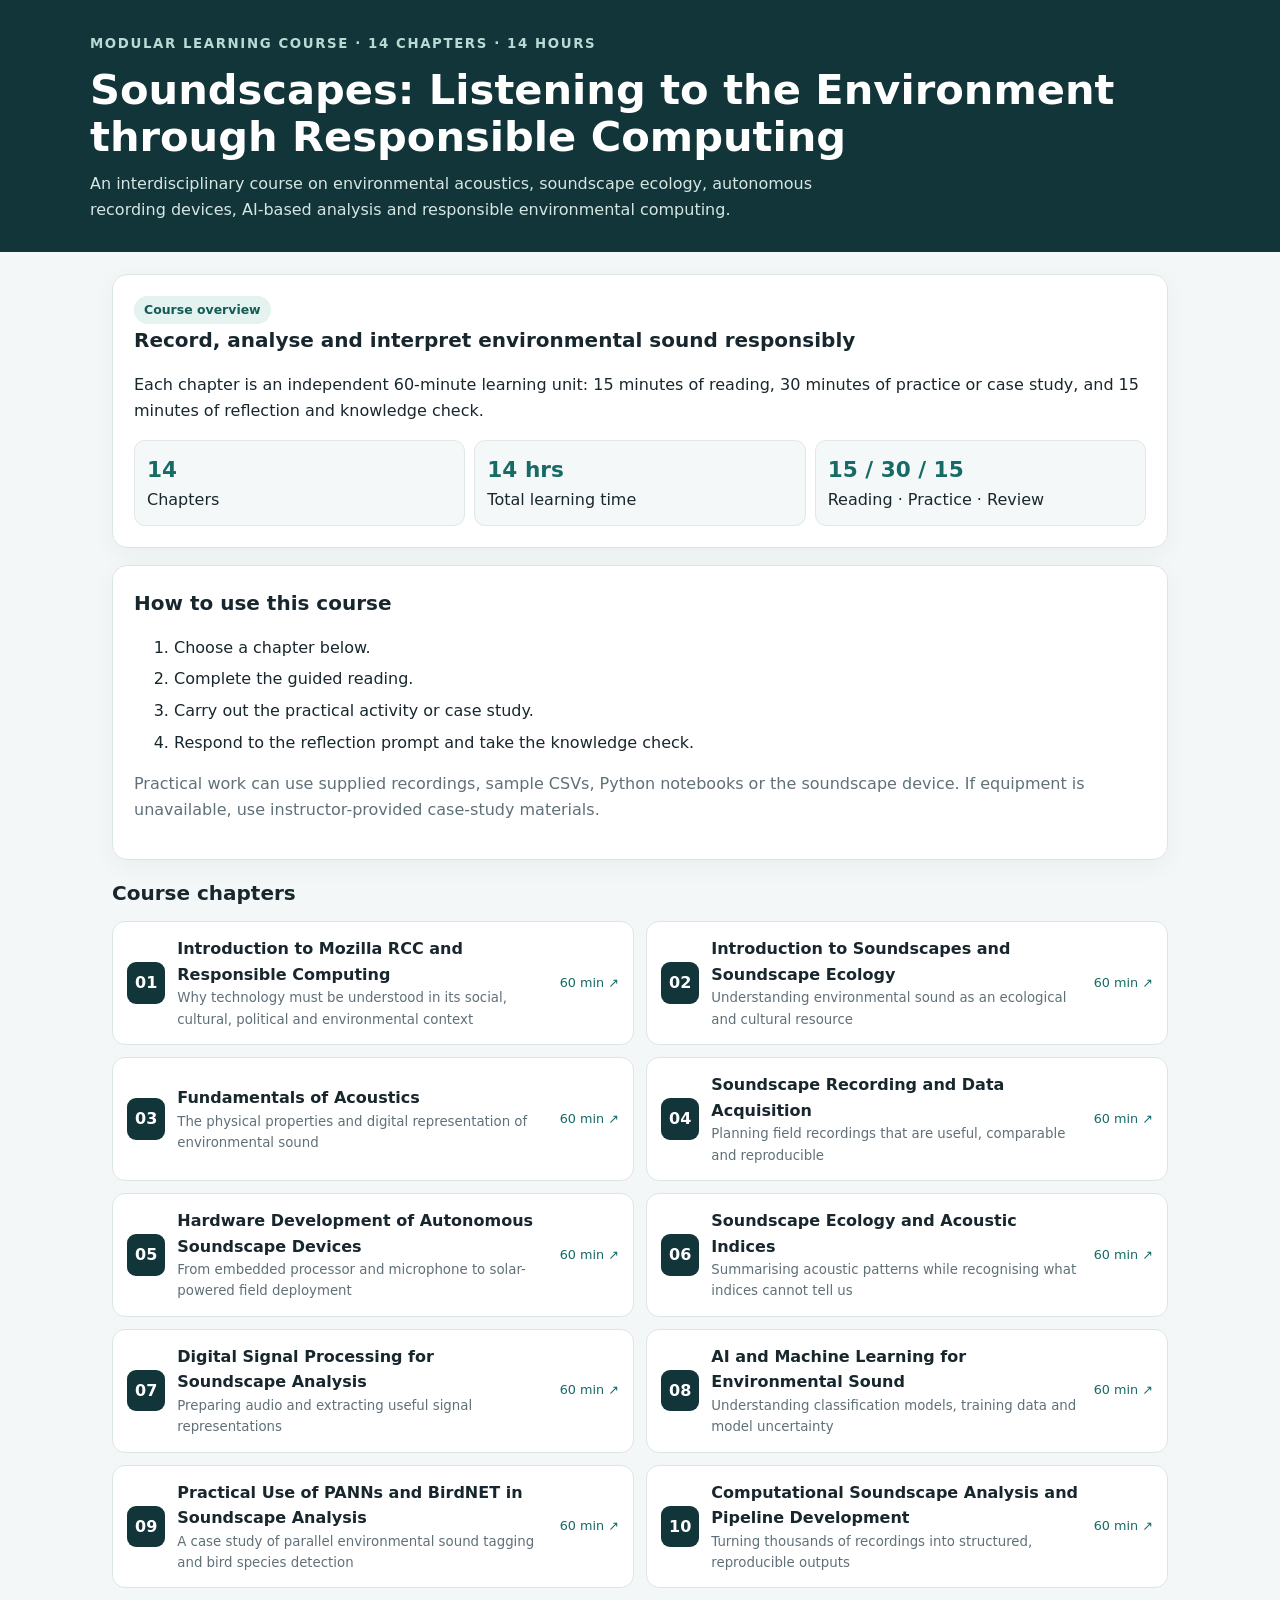
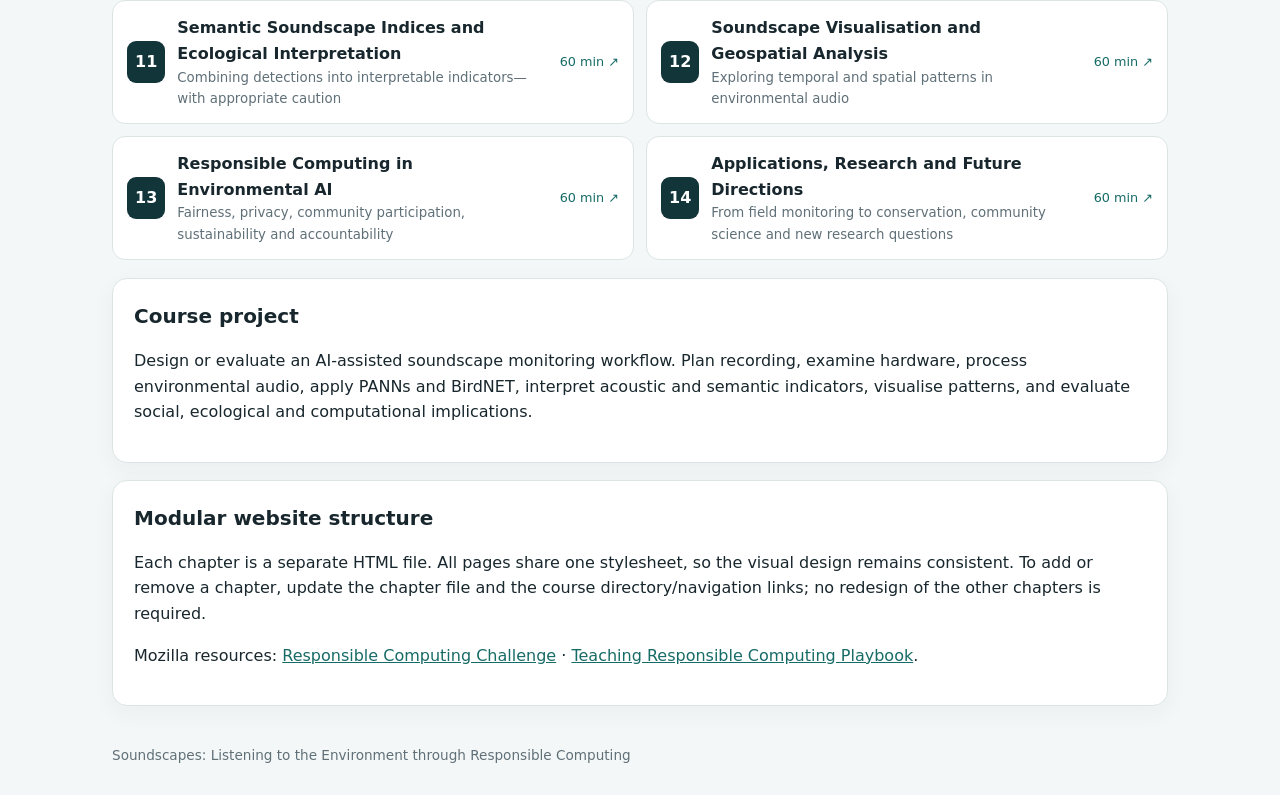
<file: index.html>
<!doctype html><html lang="en"><head><meta charset="utf-8"><meta name="viewport" content="width=device-width,initial-scale=1"><title>Soundscapes: Listening to the Environment through Responsible Computing</title><link rel="stylesheet" href="assets/style.css"></head><body><header><small>Modular learning course · 14 chapters · 14 hours</small><h1>Soundscapes: Listening to the Environment through Responsible Computing</h1><p>An interdisciplinary course on environmental acoustics, soundscape ecology, autonomous recording devices, AI-based analysis and responsible environmental computing.</p></header><div class="wrap">
<section class="card"><span class="tag">Course overview</span><h2>Record, analyse and interpret environmental sound responsibly</h2><p>Each chapter is an independent 60-minute learning unit: 15 minutes of reading, 30 minutes of practice or case study, and 15 minutes of reflection and knowledge check.</p><div class="time"><div><strong>14</strong>Chapters</div><div><strong>14 hrs</strong>Total learning time</div><div><strong>15 / 30 / 15</strong>Reading · Practice · Review</div></div></section>
<section class="card"><h2>How to use this course</h2><ol><li>Choose a chapter below.</li><li>Complete the guided reading.</li><li>Carry out the practical activity or case study.</li><li>Respond to the reflection prompt and take the knowledge check.</li></ol><p class="muted">Practical work can use supplied recordings, sample CSVs, Python notebooks or the soundscape device. If equipment is unavailable, use instructor-provided case-study materials.</p></section>
<h2>Course chapters</h2><div class="modulegrid"><a class="modulecard" href="modules/module-01.html"><b>01</b><span><strong>Introduction to Mozilla RCC and Responsible Computing</strong><small>Why technology must be understood in its social, cultural, political and environmental context</small></span><span class="duration">60 min ↗</span></a><a class="modulecard" href="modules/module-02.html"><b>02</b><span><strong>Introduction to Soundscapes and Soundscape Ecology</strong><small>Understanding environmental sound as an ecological and cultural resource</small></span><span class="duration">60 min ↗</span></a><a class="modulecard" href="modules/module-03.html"><b>03</b><span><strong>Fundamentals of Acoustics</strong><small>The physical properties and digital representation of environmental sound</small></span><span class="duration">60 min ↗</span></a><a class="modulecard" href="modules/module-04.html"><b>04</b><span><strong>Soundscape Recording and Data Acquisition</strong><small>Planning field recordings that are useful, comparable and reproducible</small></span><span class="duration">60 min ↗</span></a><a class="modulecard" href="modules/module-05.html"><b>05</b><span><strong>Hardware Development of Autonomous Soundscape Devices</strong><small>From embedded processor and microphone to solar-powered field deployment</small></span><span class="duration">60 min ↗</span></a><a class="modulecard" href="modules/module-06.html"><b>06</b><span><strong>Soundscape Ecology and Acoustic Indices</strong><small>Summarising acoustic patterns while recognising what indices cannot tell us</small></span><span class="duration">60 min ↗</span></a><a class="modulecard" href="modules/module-07.html"><b>07</b><span><strong>Digital Signal Processing for Soundscape Analysis</strong><small>Preparing audio and extracting useful signal representations</small></span><span class="duration">60 min ↗</span></a><a class="modulecard" href="modules/module-08.html"><b>08</b><span><strong>AI and Machine Learning for Environmental Sound</strong><small>Understanding classification models, training data and model uncertainty</small></span><span class="duration">60 min ↗</span></a><a class="modulecard" href="modules/module-09.html"><b>09</b><span><strong>Practical Use of PANNs and BirdNET in Soundscape Analysis</strong><small>A case study of parallel environmental sound tagging and bird species detection</small></span><span class="duration">60 min ↗</span></a><a class="modulecard" href="modules/module-10.html"><b>10</b><span><strong>Computational Soundscape Analysis and Pipeline Development</strong><small>Turning thousands of recordings into structured, reproducible outputs</small></span><span class="duration">60 min ↗</span></a><a class="modulecard" href="modules/module-11.html"><b>11</b><span><strong>Semantic Soundscape Indices and Ecological Interpretation</strong><small>Combining detections into interpretable indicators—with appropriate caution</small></span><span class="duration">60 min ↗</span></a><a class="modulecard" href="modules/module-12.html"><b>12</b><span><strong>Soundscape Visualisation and Geospatial Analysis</strong><small>Exploring temporal and spatial patterns in environmental audio</small></span><span class="duration">60 min ↗</span></a><a class="modulecard" href="modules/module-13.html"><b>13</b><span><strong>Responsible Computing in Environmental AI</strong><small>Fairness, privacy, community participation, sustainability and accountability</small></span><span class="duration">60 min ↗</span></a><a class="modulecard" href="modules/module-14.html"><b>14</b><span><strong>Applications, Research and Future Directions</strong><small>From field monitoring to conservation, community science and new research questions</small></span><span class="duration">60 min ↗</span></a></div>
<section class="card" style="margin-top:18px"><h2>Course project</h2><p>Design or evaluate an AI-assisted soundscape monitoring workflow. Plan recording, examine hardware, process environmental audio, apply PANNs and BirdNET, interpret acoustic and semantic indicators, visualise patterns, and evaluate social, ecological and computational implications.</p></section>
<section class="card"><h2>Modular website structure</h2><p>Each chapter is a separate HTML file. All pages share one stylesheet, so the visual design remains consistent. To add or remove a chapter, update the chapter file and the course directory/navigation links; no redesign of the other chapters is required.</p><p>Mozilla resources: <a href="https://www.mozillafoundation.org/en/responsible-computing-challenge/">Responsible Computing Challenge</a> · <a href="https://www.mozillafoundation.org/en/responsible-computing-challenge-playbook/">Teaching Responsible Computing Playbook</a>.</p></section>
</div><footer>Soundscapes: Listening to the Environment through Responsible Computing</footer></body></html>
</file>
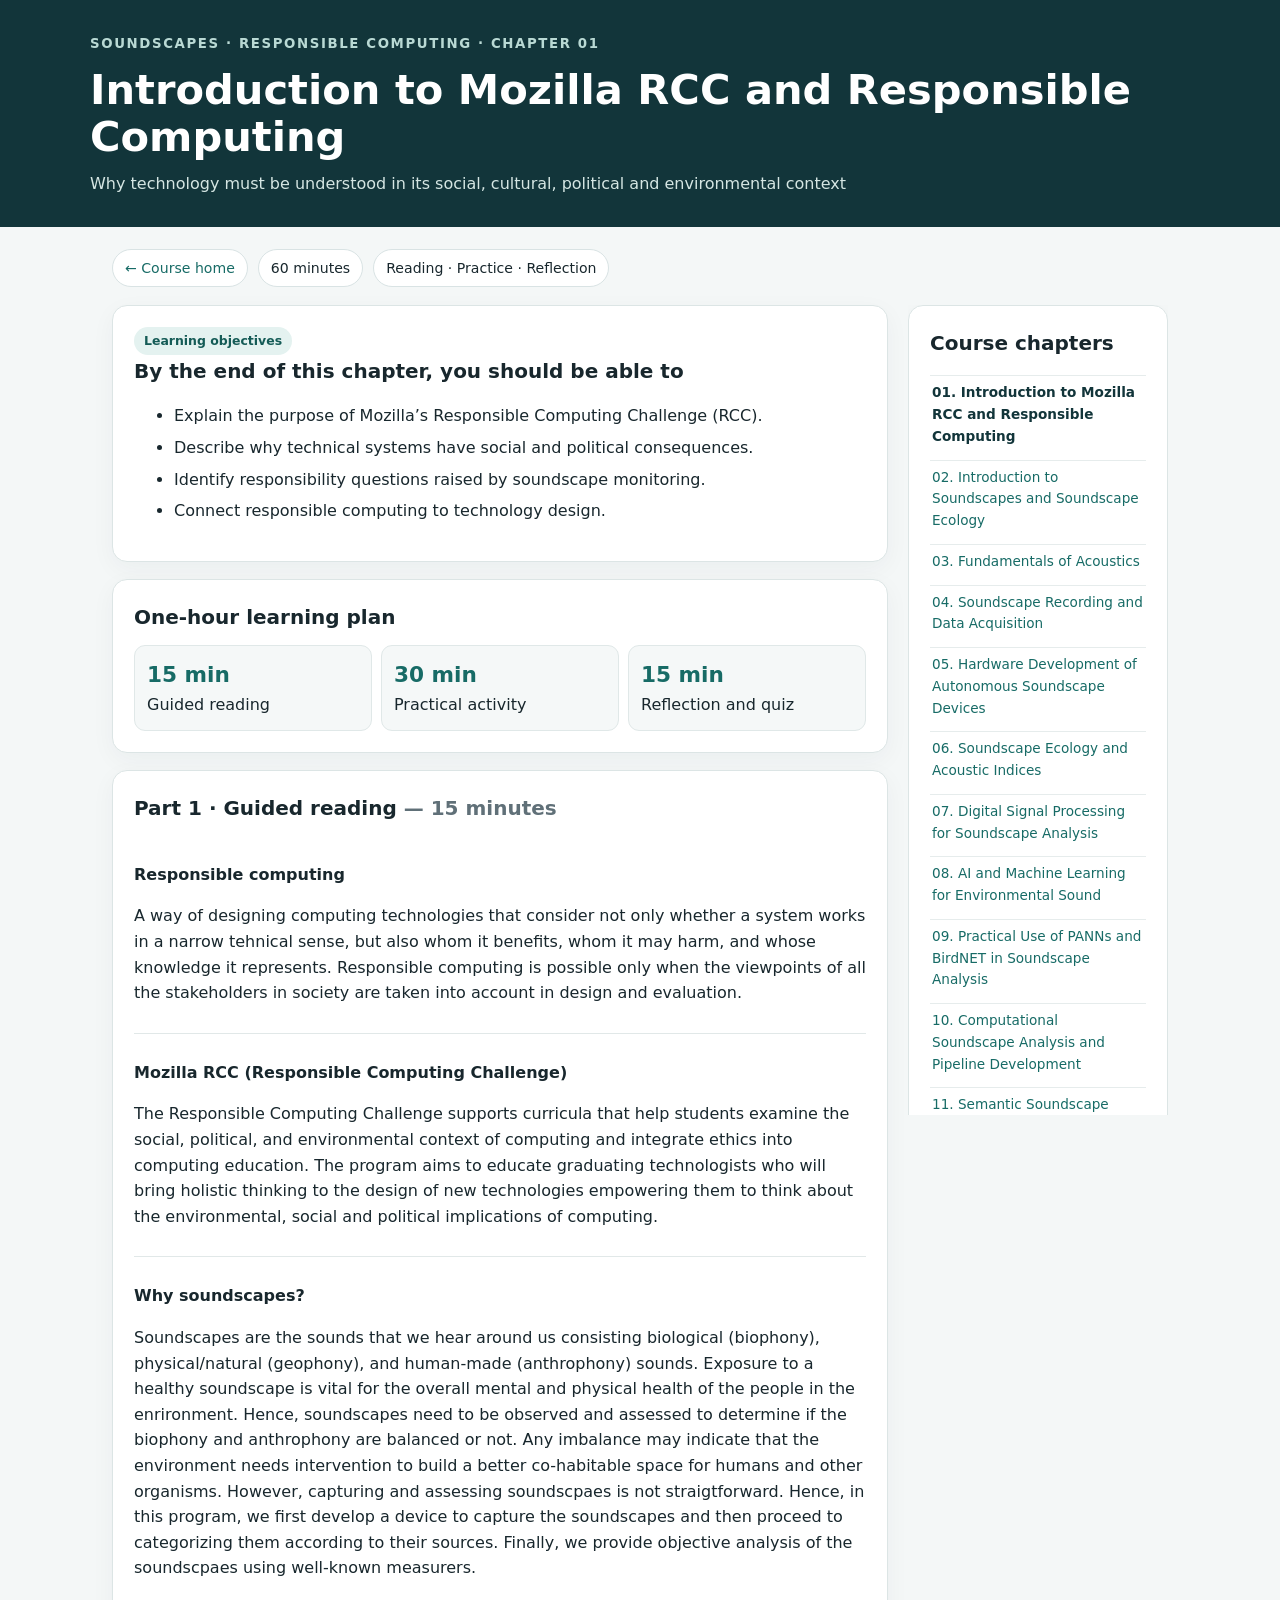
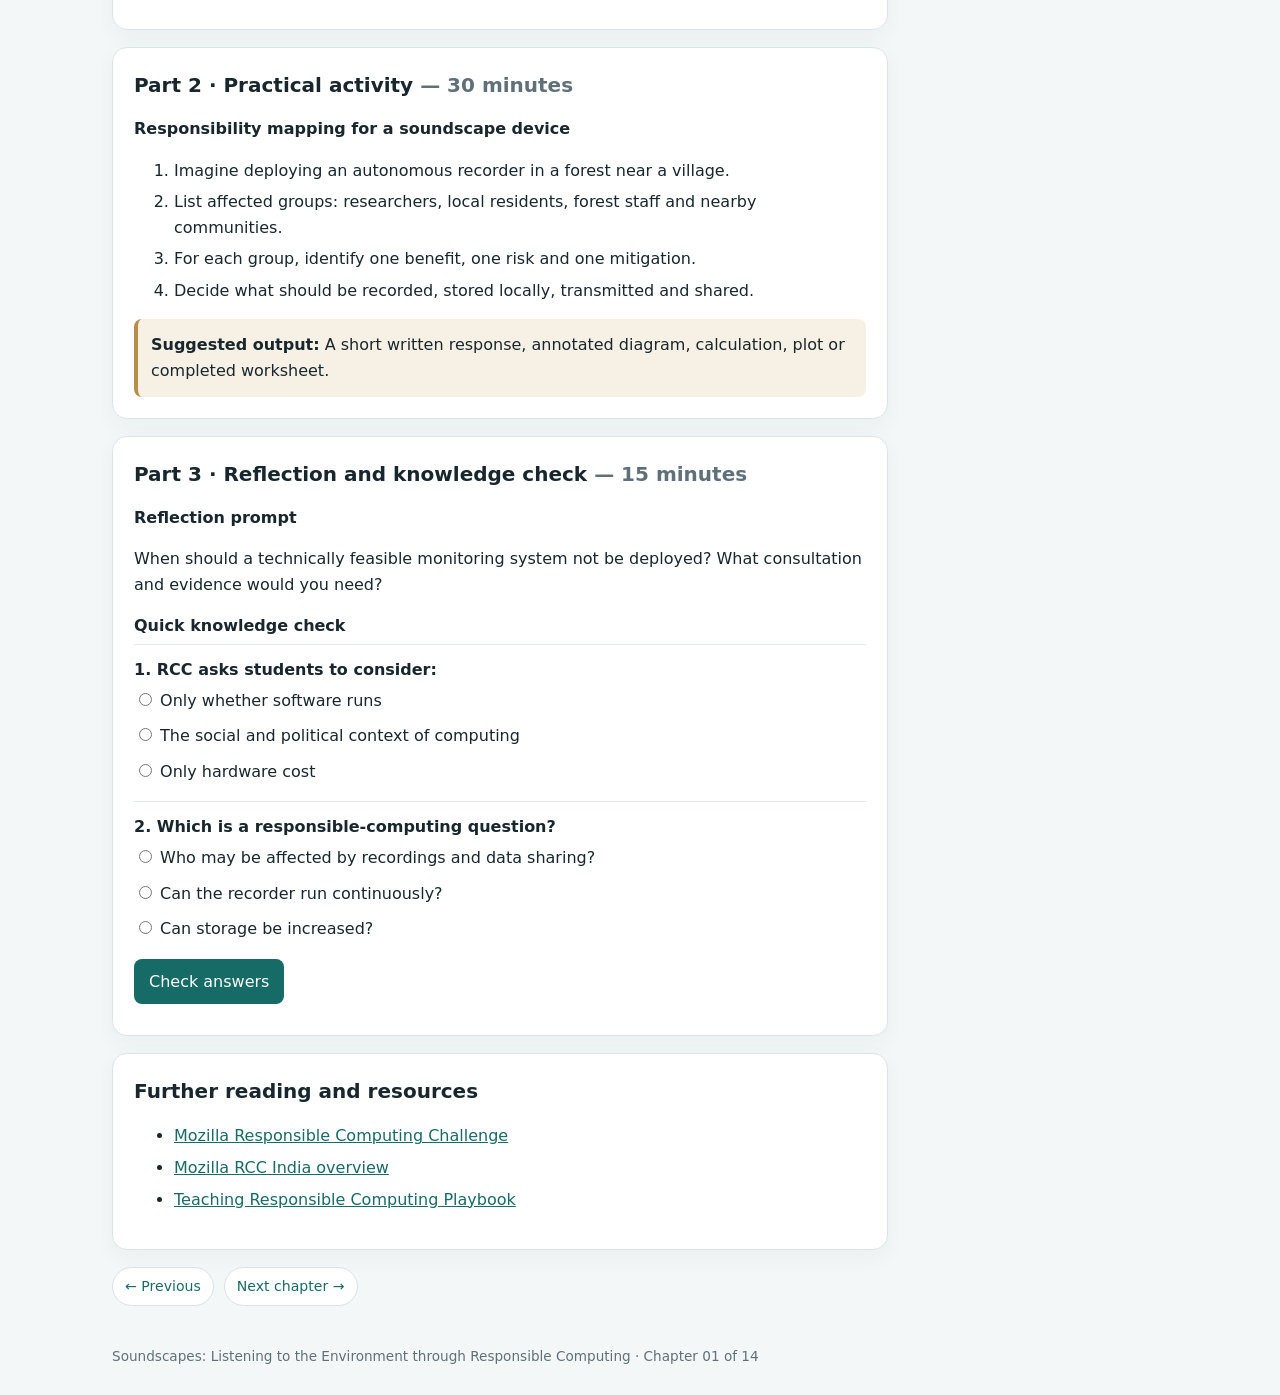
<file: modules/module-01.html>
<!doctype html><html lang="en"><head><meta charset="utf-8"><meta name="viewport" content="width=device-width,initial-scale=1"><title>Chapter 01: Introduction to Mozilla RCC and Responsible Computing</title><link rel="stylesheet" href="../assets/style.css"></head><body>
<header><small>Soundscapes · Responsible Computing · Chapter 01</small><h1>Introduction to Mozilla RCC and Responsible Computing</h1><p>Why technology must be understood in its social, cultural, political and environmental context</p></header><div class="wrap"><nav class="nav"><a href="../index.html">← Course home</a><span class="pill">60 minutes</span><span class="pill">Reading · Practice · Reflection</span></nav>
<div class="grid"><main>


<section class="card"><span class="tag">Learning objectives</span><h2>By the end of this chapter, you should be able to</h2><ul><li>Explain the purpose of Mozilla’s Responsible Computing Challenge (RCC).</li><li>Describe why technical systems have social and political consequences.</li><li>Identify responsibility questions raised by soundscape monitoring.</li><li>Connect responsible computing to technology design.</li></ul></section>
<section class="card"><h2>One-hour learning plan</h2><div class="time"><div><strong>15 min</strong>Guided reading</div><div><strong>30 min</strong>Practical activity</div><div><strong>15 min</strong>Reflection and quiz</div></div></section>


<section class="card"><h2>Part 1 · Guided reading <span class="muted">— 15 minutes</span></h2><div class="item"><h3>Responsible computing</h3><p>A way of designing computing technologies that consider not only whether a system works in a narrow tehnical sense, but also whom it benefits, whom it may harm, and whose knowledge it represents. Responsible computing is possible only when the viewpoints of all the stakeholders in society are taken into account in design and evaluation. </p></div><div class="item"><h3>Mozilla RCC (Responsible Computing Challenge)</h3><p>The Responsible Computing Challenge supports curricula that help students examine the social, political, and environmental context of computing and integrate ethics into computing education. The program aims to educate graduating technologists who will bring holistic thinking to the design of new technologies empowering them to think about the environmental, social and political implications of computing.</p></div><div class="item">
	
<h3>Why soundscapes?</h3><p>
Soundscapes are the sounds that we hear around us consisting biological (biophony), physical/natural (geophony), and human-made (anthrophony) sounds. Exposure to a healthy soundscape is vital for the overall mental and physical health of the people in the enrironment. Hence, soundscapes need to be observed and assessed to determine if the biophony and anthrophony are balanced or not. Any imbalance may indicate that the environment needs intervention to build a better co-habitable space for humans and other organisms. However, capturing and assessing soundscpaes is not straigtforward. Hence, in this program, we first develop a device to capture the soundscapes and then proceed to categorizing them according to their sources. Finally, we provide objective analysis of the soundscpaes using well-known measurers.


</p></div></section>


<section class="card"><h2>Part 2 · Practical activity <span class="muted">— 30 minutes</span></h2><h3>Responsibility mapping for a soundscape device</h3><ol><li>Imagine deploying an autonomous recorder in a forest near a village.</li><li>List affected groups: researchers, local residents, forest staff and nearby communities.</li><li>For each group, identify one benefit, one risk and one mitigation.</li><li>Decide what should be recorded, stored locally, transmitted and shared.</li></ol><div class="call"><b>Suggested output:</b> A short written response, annotated diagram, calculation, plot or completed worksheet.</div></section>


<section class="card"><h2>Part 3 · Reflection and knowledge check <span class="muted">— 15 minutes</span></h2><h3>Reflection prompt</h3><p>When should a technically feasible monitoring system not be deployed? What consultation and evidence would you need?</p><h3>Quick knowledge check</h3><form id="quiz"><div class="quizitem"><strong>1. RCC asks students to consider:</strong><label class="option"><input required type="radio" name="q0" value="0"> Only whether software runs</label><label class="option"><input required type="radio" name="q0" value="1"> The social and political context of computing</label><label class="option"><input required type="radio" name="q0" value="2"> Only hardware cost</label></div><div class="quizitem"><strong>2. Which is a responsible-computing question?</strong><label class="option"><input required type="radio" name="q1" value="0"> Who may be affected by recordings and data sharing?</label><label class="option"><input required type="radio" name="q1" value="1"> Can the recorder run continuously?</label><label class="option"><input required type="radio" name="q1" value="2"> Can storage be increased?</label></div><button type="button" onclick="grade()">Check answers</button><div id="result" class="result" aria-live="polite"></div></form></section>


<section class="card"><h2>Further reading and resources</h2><ul><li><a href="https://www.mozillafoundation.org/en/responsible-computing-challenge/" target="_blank" rel="noopener">Mozilla Responsible Computing Challenge</a></li><li><a href="https://wiki.mozilla.org/Foundation/Mozilla_Education/India" target="_blank" rel="noopener">Mozilla RCC India overview</a></li><li><a href="https://www.mozillafoundation.org/en/responsible-computing-challenge-playbook/" target="_blank" rel="noopener">Teaching Responsible Computing Playbook</a></li></ul></section>
<nav class="nav"><a href="../index.html">← Previous</a><a href="module-02.html">Next chapter →</a></nav>
</main><aside class="side"><section class="card"><h2>Course chapters</h2><ul><li><a class="current" href="module-01.html">01. Introduction to Mozilla RCC and Responsible Computing</a></li><li><a class="" href="module-02.html">02. Introduction to Soundscapes and Soundscape Ecology</a></li><li><a class="" href="module-03.html">03. Fundamentals of Acoustics</a></li><li><a class="" href="module-04.html">04. Soundscape Recording and Data Acquisition</a></li><li><a class="" href="module-05.html">05. Hardware Development of Autonomous Soundscape Devices</a></li><li><a class="" href="module-06.html">06. Soundscape Ecology and Acoustic Indices</a></li><li><a class="" href="module-07.html">07. Digital Signal Processing for Soundscape Analysis</a></li><li><a class="" href="module-08.html">08. AI and Machine Learning for Environmental Sound</a></li><li><a class="" href="module-09.html">09. Practical Use of PANNs and BirdNET in Soundscape Analysis</a></li><li><a class="" href="module-10.html">10. Computational Soundscape Analysis and Pipeline Development</a></li><li><a class="" href="module-11.html">11. Semantic Soundscape Indices and Ecological Interpretation</a></li><li><a class="" href="module-12.html">12. Soundscape Visualisation and Geospatial Analysis</a></li><li><a class="" href="module-13.html">13. Responsible Computing in Environmental AI</a></li><li><a class="" href="module-14.html">14. Applications, Research and Future Directions</a></li></ul></section></aside></div></div><footer>Soundscapes: Listening to the Environment through Responsible Computing · Chapter 01 of 14</footer>
<script>const answers=[1, 0];function grade(){const f=document.getElementById('quiz');let s=0;for(let i=0;i<answers.length;i++){const v=f.querySelector('input[name="q'+i+'"]:checked');if(v&&Number(v.value)===answers[i])s++;}document.getElementById('result').textContent='You scored '+s+' out of '+answers.length+'. '+(s===answers.length?'Excellent work!':'Review the chapter and try again.');}</script></body></html>
</file>
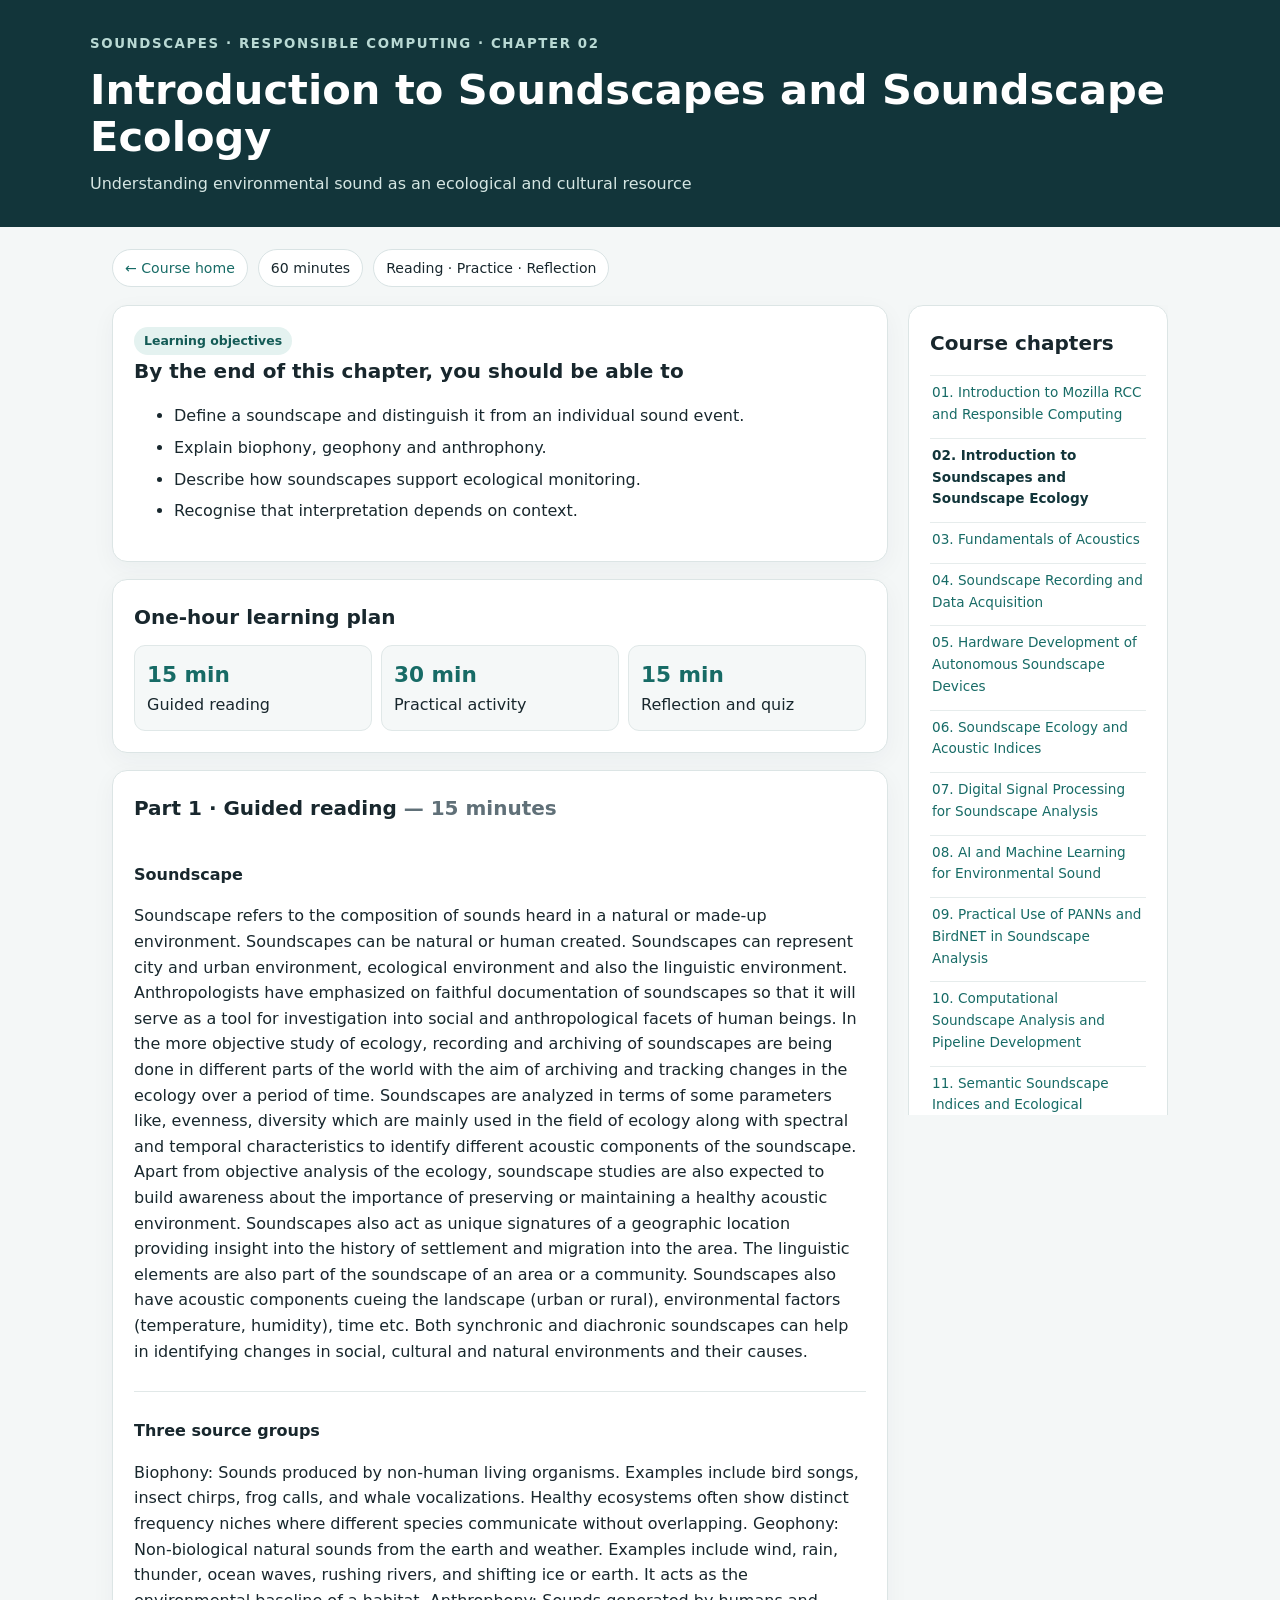
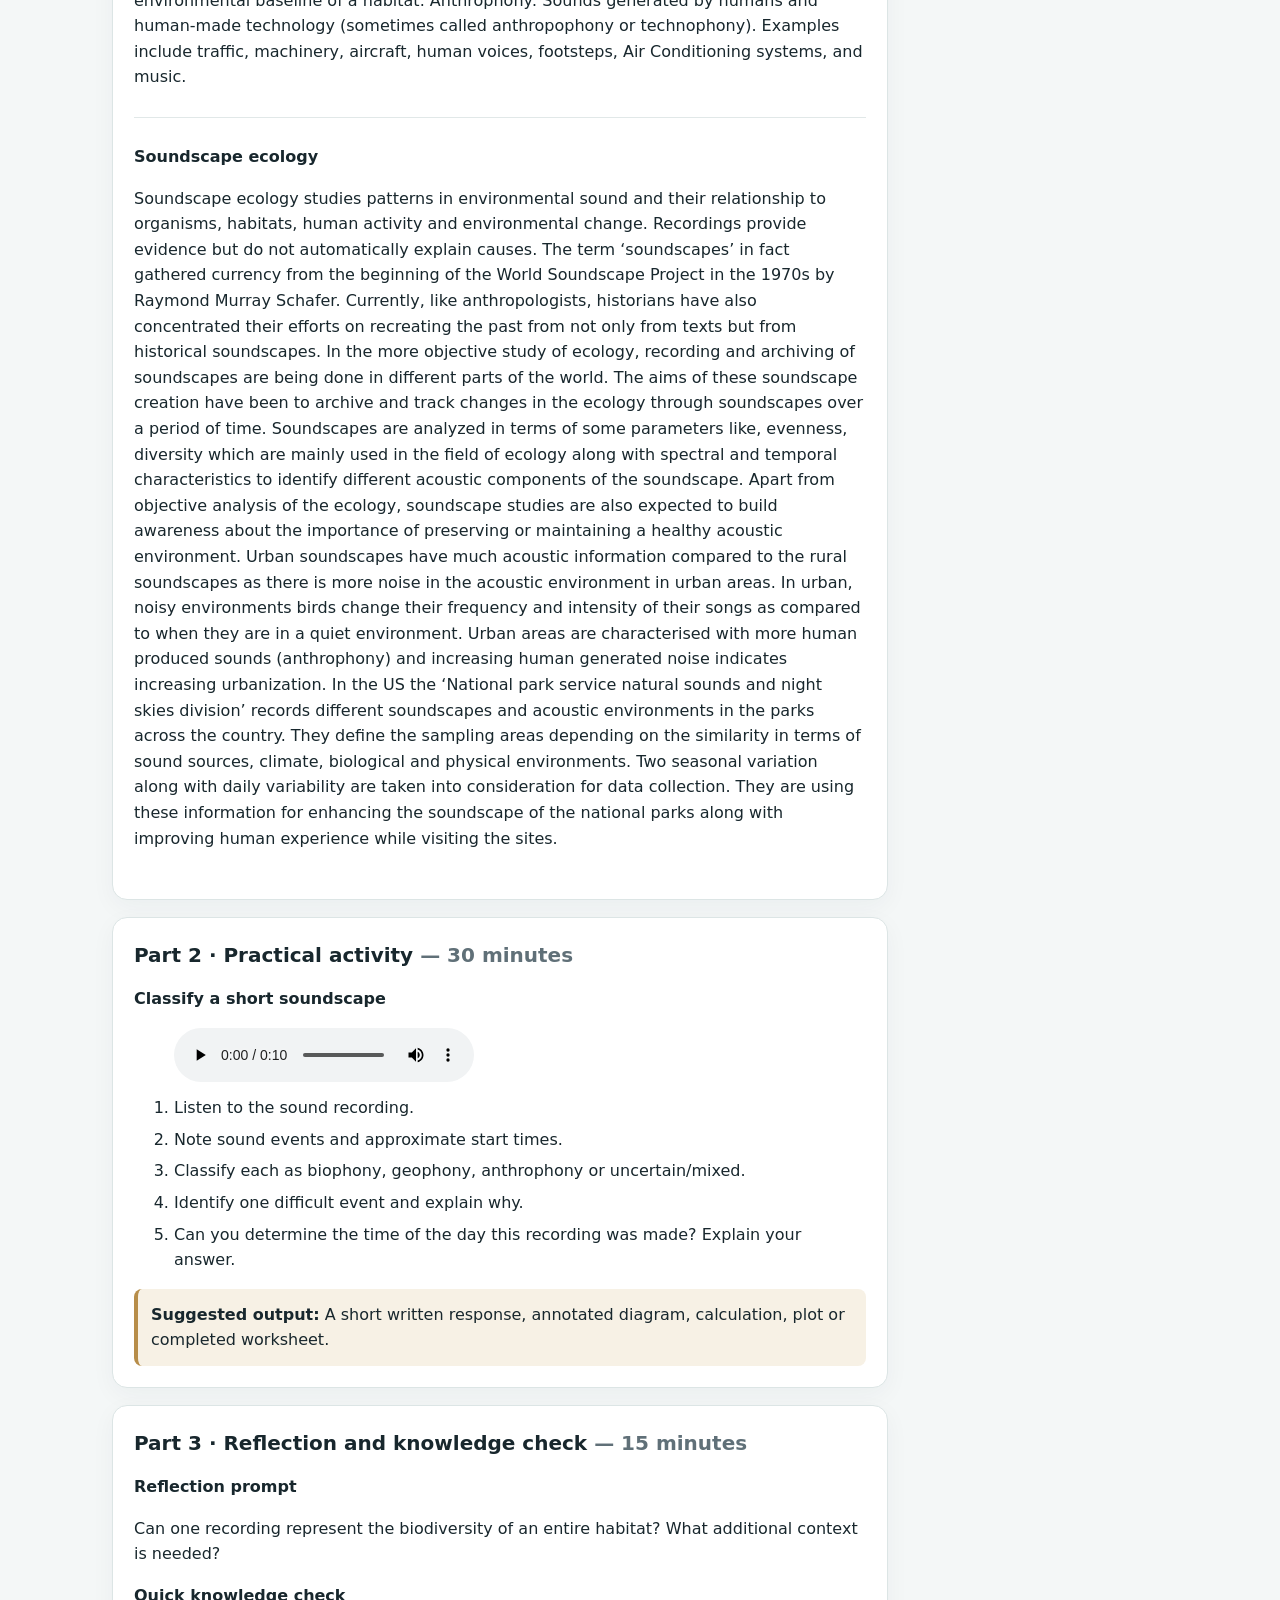
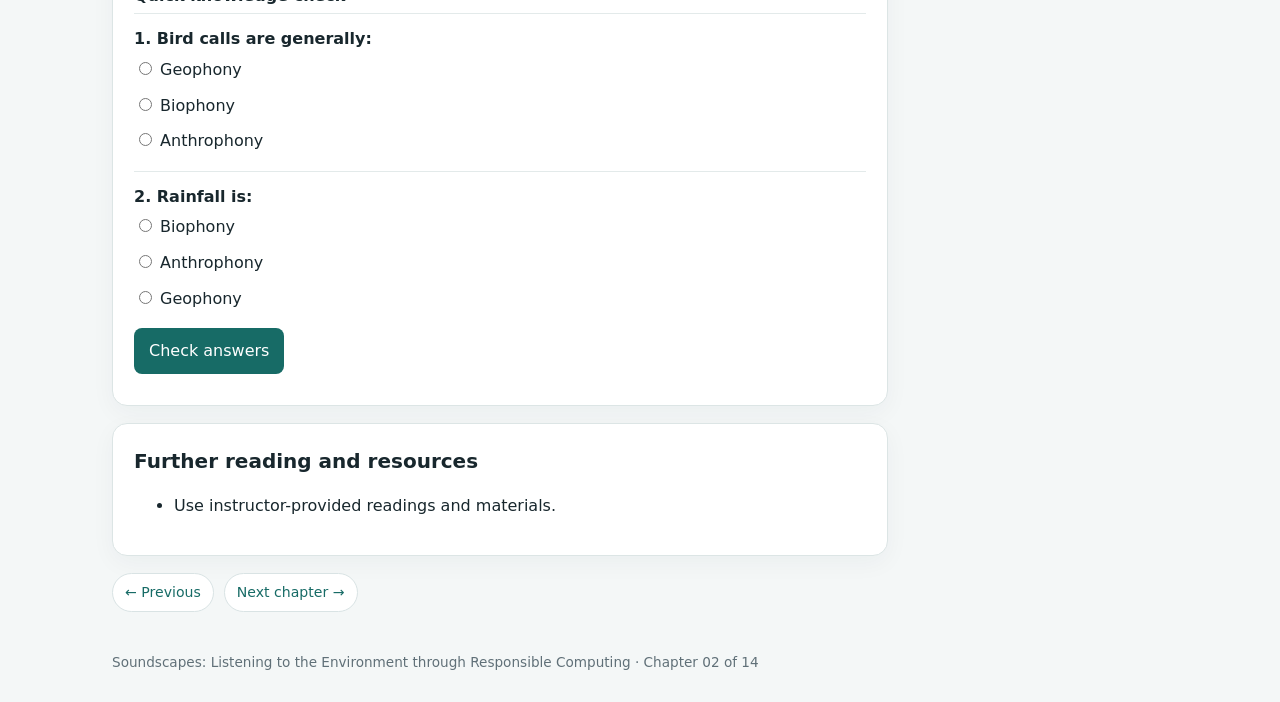
<file: modules/module-02.html>
<!doctype html><html lang="en"><head><meta charset="utf-8"><meta name="viewport" content="width=device-width,initial-scale=1"><title>Chapter 02: Introduction to Soundscapes and Soundscape Ecology</title><link rel="stylesheet" href="../assets/style.css"></head><body>
<header><small>Soundscapes · Responsible Computing · Chapter 02</small><h1>Introduction to Soundscapes and Soundscape Ecology</h1><p>Understanding environmental sound as an ecological and cultural resource</p></header><div class="wrap"><nav class="nav"><a href="../index.html">← Course home</a><span class="pill">60 minutes</span><span class="pill">Reading · Practice · Reflection</span></nav>
<div class="grid"><main>
<section class="card"><span class="tag">Learning objectives</span><h2>By the end of this chapter, you should be able to</h2><ul><li>Define a soundscape and distinguish it from an individual sound event.</li><li>Explain biophony, geophony and anthrophony.</li><li>Describe how soundscapes support ecological monitoring.</li><li>Recognise that interpretation depends on context.</li></ul></section>
<section class="card"><h2>One-hour learning plan</h2><div class="time"><div><strong>15 min</strong>Guided reading</div><div><strong>30 min</strong>Practical activity</div><div><strong>15 min</strong>Reflection and quiz</div></div></section>
<section class="card"><h2>Part 1 · Guided reading <span class="muted">— 15 minutes</span></h2>
	
	
<div class="item"><h3>Soundscape</h3><p>Soundscape refers to the composition of sounds heard in a natural or made-up environment. Soundscapes can be natural or human created. Soundscapes can represent city and urban environment, ecological environment and also the linguistic environment. Anthropologists have emphasized on faithful documentation of soundscapes so that it will serve as a tool for investigation into social and anthropological facets of human beings. In the more objective study of ecology, recording and archiving of soundscapes are being done in different parts of the world with the aim of archiving and tracking changes in the ecology over a period of time. Soundscapes are analyzed in terms of some parameters like, evenness, diversity which are mainly used in the field of ecology along with spectral and temporal characteristics to identify different acoustic components of the soundscape. Apart from objective analysis of the ecology, soundscape studies are also expected to build awareness about the importance of preserving or maintaining a healthy acoustic environment. Soundscapes also act as unique signatures of a geographic location providing insight into the history of settlement and migration into the area. The linguistic elements are also part of the soundscape of an area or a community. Soundscapes also have acoustic components cueing the landscape (urban or rural), environmental factors (temperature, humidity), time etc. Both synchronic and diachronic soundscapes can help in identifying changes in social, cultural and natural environments and their causes.</p></div>


<div class="item"><h3>Three source groups</h3><p>

Biophony: Sounds produced by non-human living organisms. Examples include bird songs, insect chirps, frog calls, and whale vocalizations. Healthy ecosystems often show distinct frequency niches where different species communicate without overlapping.

Geophony: Non-biological natural sounds from the earth and weather. Examples include wind, rain, thunder, ocean waves, rushing rivers, and shifting ice or earth. It acts as the environmental baseline of a habitat.

Anthrophony: Sounds generated by humans and human-made technology (sometimes called anthropophony or technophony). Examples include traffic, machinery, aircraft, human voices, footsteps, Air Conditioning systems, and music.
		
</p></div>





<div class="item"><h3>Soundscape ecology</h3><p>Soundscape ecology studies patterns in environmental sound and their relationship to organisms, habitats, human activity and environmental change. Recordings provide evidence but do not automatically explain causes. The term ‘soundscapes’ in fact gathered currency from the beginning of the World Soundscape Project in the 1970s by Raymond Murray Schafer. Currently, like anthropologists, historians have also concentrated their efforts on recreating the past from not only from texts but from historical soundscapes. In the more objective study of ecology, recording and archiving of soundscapes are being done in different parts of the world. The aims of these soundscape creation have been to archive and track changes in the ecology through soundscapes over a period of time. Soundscapes are analyzed in terms of some parameters like, evenness, diversity which are mainly used in the field of ecology along with spectral and temporal characteristics to identify different acoustic components of the soundscape. Apart from objective analysis of the ecology, soundscape studies are also expected to build awareness about the importance of preserving or maintaining a healthy acoustic environment.
	
Urban soundscapes  have much acoustic information compared to the rural soundscapes as there is more noise in the acoustic environment in urban areas. In urban, noisy environments birds change their frequency and intensity of their songs as compared to when they are in a quiet environment. Urban areas are characterised with more human produced sounds (anthrophony) and increasing human generated noise indicates increasing urbanization. In the US the ‘National park service natural sounds and night skies division’ records different soundscapes and acoustic environments in the parks across the country. They define the sampling areas depending on the similarity in terms of sound sources, climate, biological and physical environments. Two seasonal variation along with daily variability are taken into consideration for data collection. They are using these information for enhancing the soundscape of the national parks along with improving human experience while visiting the sites.





</p></div>




</section>
<section class="card"><h2>Part 2 · Practical activity <span class="muted">— 30 minutes</span></h2>
	
<h3>Classify a short soundscape</h3><ol>
<audio controls>
  <source src="audio/iitg-ss-01.wav" type="audio/mpeg">
  Your browser does not support the audio element.
</audio>
	
<li>Listen to the sound recording.</li>
<li>Note sound events and approximate start times.</li>
<li>Classify each as biophony, geophony, anthrophony or uncertain/mixed.</li>
<li>Identify one difficult event and explain why.</li>
<li>Can you determine the time of the day this recording was made? Explain your answer.</li>


</ol><div class="call"><b>Suggested output:</b> A short written response, annotated diagram, calculation, plot or completed worksheet.</div></section>
<section class="card"><h2>Part 3 · Reflection and knowledge check <span class="muted">— 15 minutes</span></h2><h3>Reflection prompt</h3><p>Can one recording represent the biodiversity of an entire habitat? What additional context is needed?</p><h3>Quick knowledge check</h3><form id="quiz"><div class="quizitem"><strong>1. Bird calls are generally:</strong><label class="option"><input required type="radio" name="q0" value="0"> Geophony</label><label class="option"><input required type="radio" name="q0" value="1"> Biophony</label><label class="option"><input required type="radio" name="q0" value="2"> Anthrophony</label></div><div class="quizitem"><strong>2. Rainfall is:</strong><label class="option"><input required type="radio" name="q1" value="0"> Biophony</label><label class="option"><input required type="radio" name="q1" value="1"> Anthrophony</label><label class="option"><input required type="radio" name="q1" value="2"> Geophony</label></div><button type="button" onclick="grade()">Check answers</button><div id="result" class="result" aria-live="polite"></div></form></section>
<section class="card"><h2>Further reading and resources</h2><ul><li>Use instructor-provided readings and materials.</li></ul></section>
<nav class="nav"><a href="module-01.html">← Previous</a><a href="module-03.html">Next chapter →</a></nav>
</main><aside class="side"><section class="card"><h2>Course chapters</h2><ul><li><a class="" href="module-01.html">01. Introduction to Mozilla RCC and Responsible Computing</a></li><li><a class="current" href="module-02.html">02. Introduction to Soundscapes and Soundscape Ecology</a></li><li><a class="" href="module-03.html">03. Fundamentals of Acoustics</a></li><li><a class="" href="module-04.html">04. Soundscape Recording and Data Acquisition</a></li><li><a class="" href="module-05.html">05. Hardware Development of Autonomous Soundscape Devices</a></li><li><a class="" href="module-06.html">06. Soundscape Ecology and Acoustic Indices</a></li><li><a class="" href="module-07.html">07. Digital Signal Processing for Soundscape Analysis</a></li><li><a class="" href="module-08.html">08. AI and Machine Learning for Environmental Sound</a></li><li><a class="" href="module-09.html">09. Practical Use of PANNs and BirdNET in Soundscape Analysis</a></li><li><a class="" href="module-10.html">10. Computational Soundscape Analysis and Pipeline Development</a></li><li><a class="" href="module-11.html">11. Semantic Soundscape Indices and Ecological Interpretation</a></li><li><a class="" href="module-12.html">12. Soundscape Visualisation and Geospatial Analysis</a></li><li><a class="" href="module-13.html">13. Responsible Computing in Environmental AI</a></li><li><a class="" href="module-14.html">14. Applications, Research and Future Directions</a></li></ul></section></aside></div></div><footer>Soundscapes: Listening to the Environment through Responsible Computing · Chapter 02 of 14</footer>
<script>const answers=[1, 2];function grade(){const f=document.getElementById('quiz');let s=0;for(let i=0;i<answers.length;i++){const v=f.querySelector('input[name="q'+i+'"]:checked');if(v&&Number(v.value)===answers[i])s++;}document.getElementById('result').textContent='You scored '+s+' out of '+answers.length+'. '+(s===answers.length?'Excellent work!':'Review the chapter and try again.');}</script></body></html>
</file>
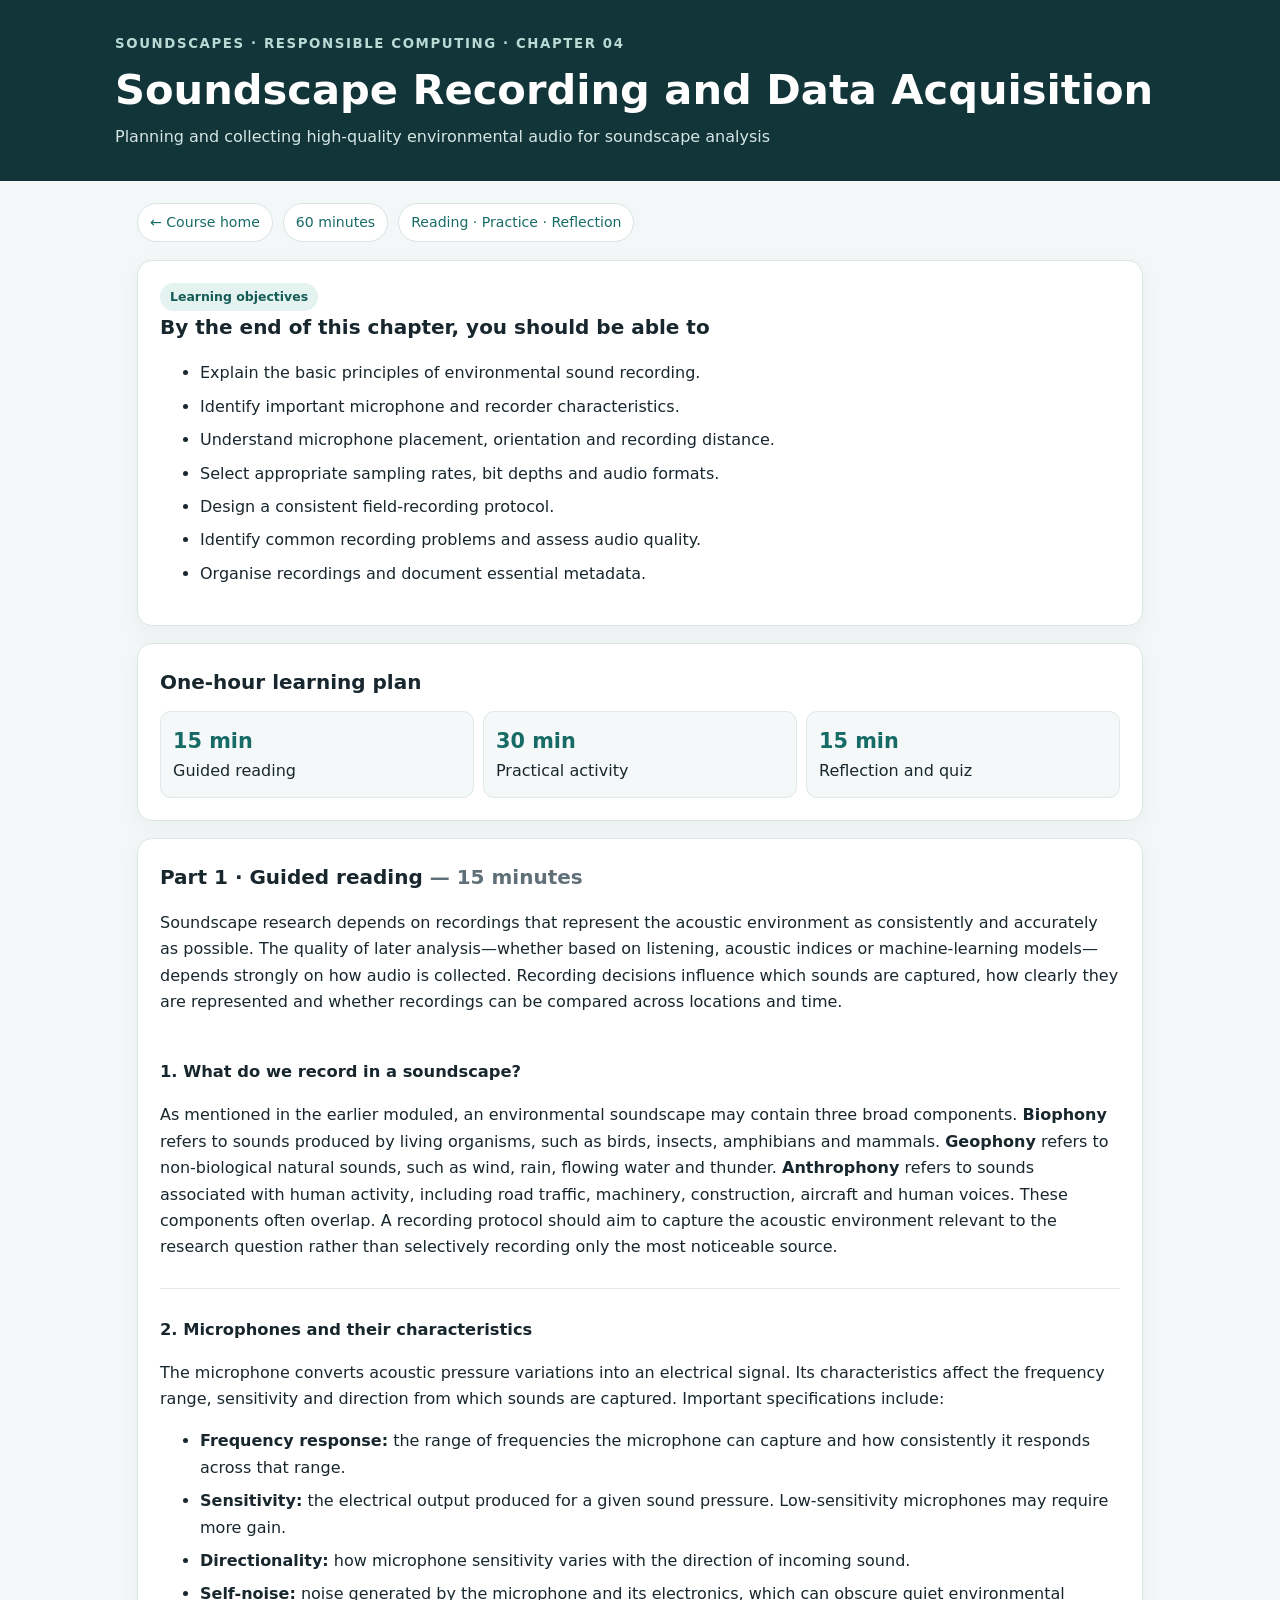
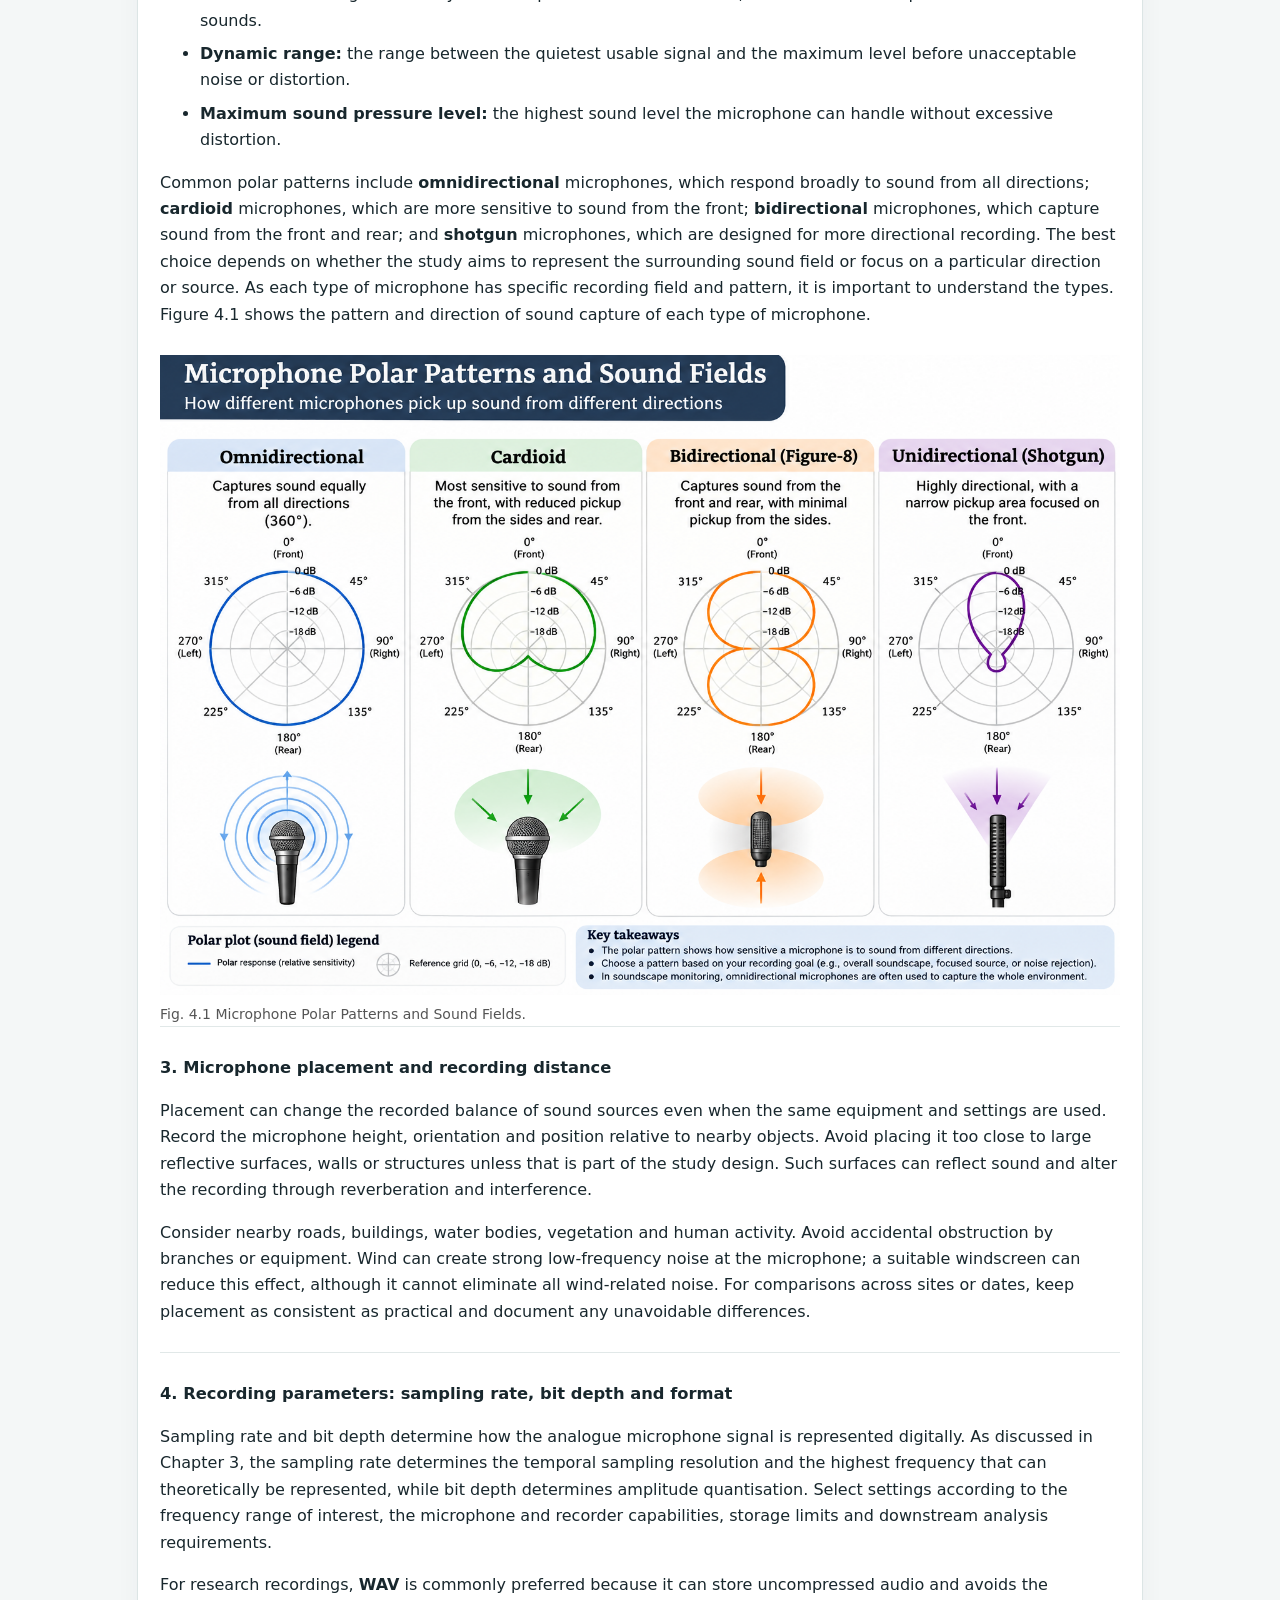
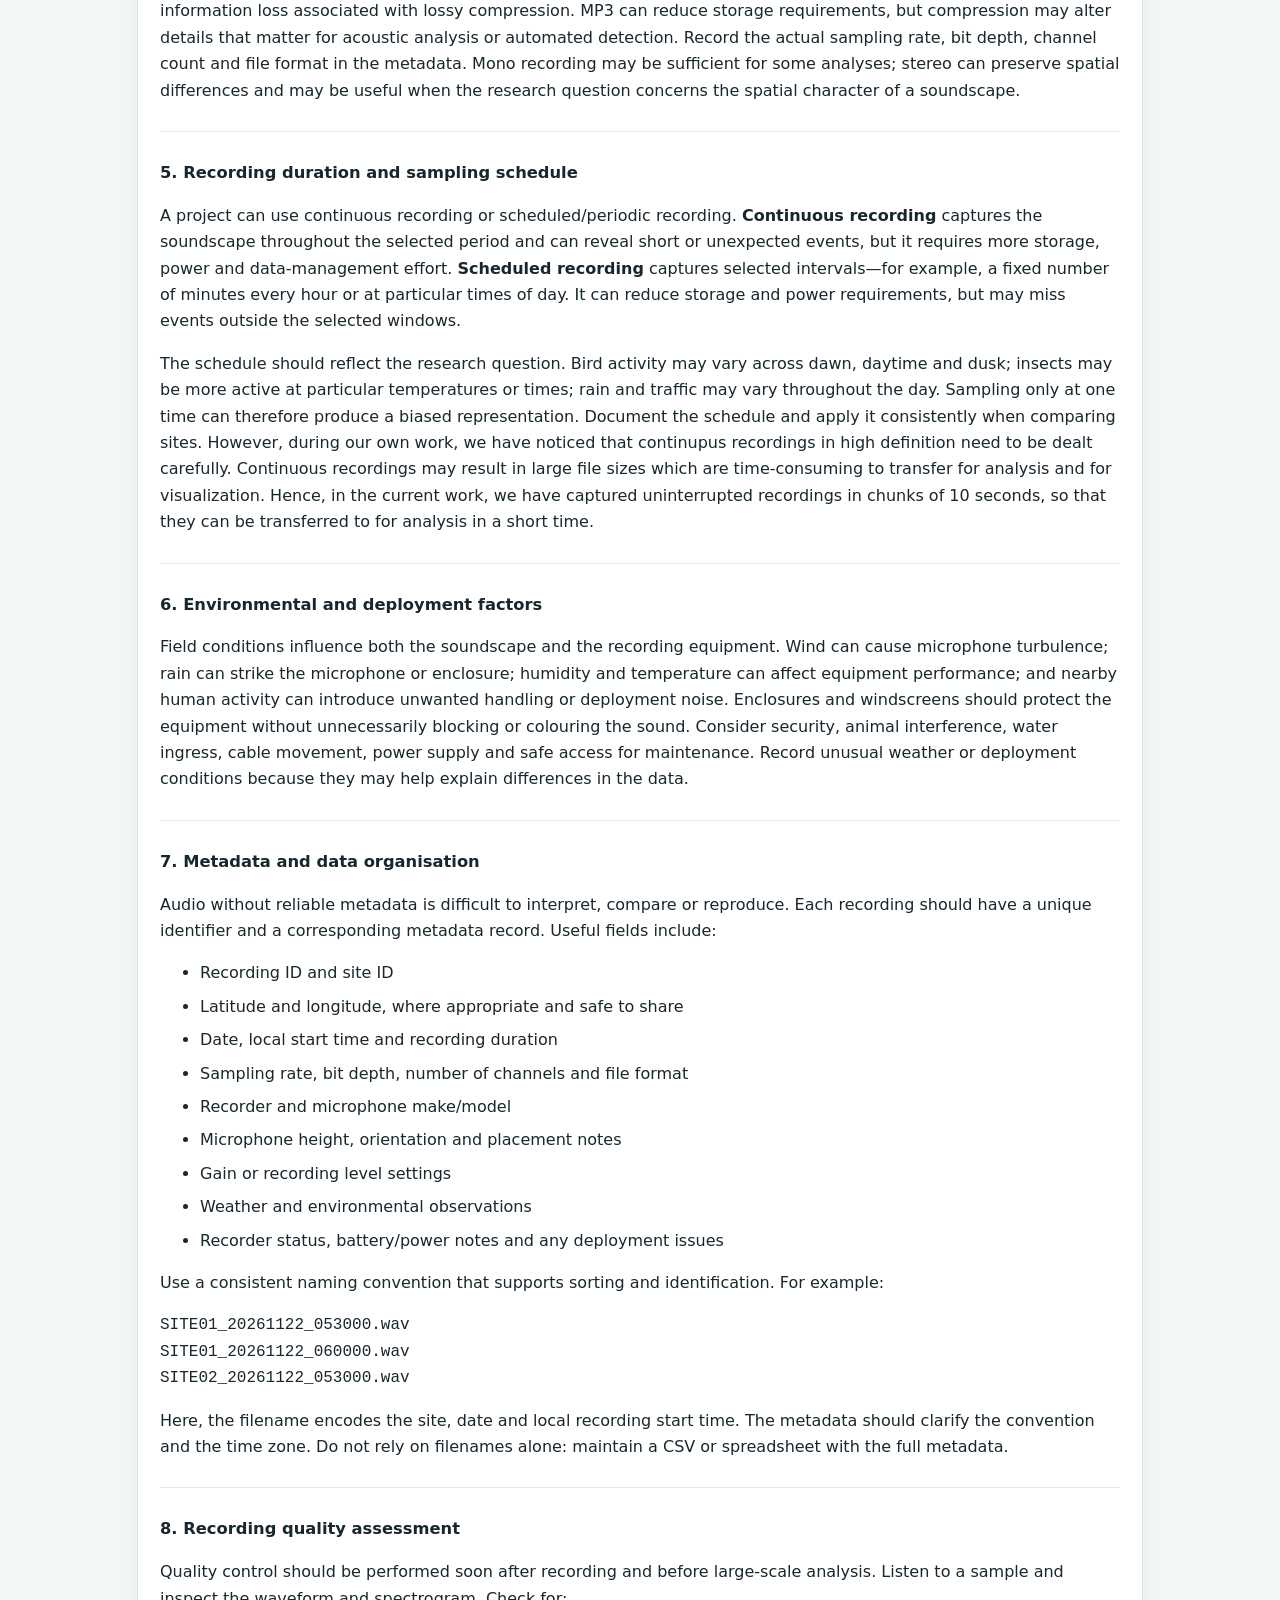
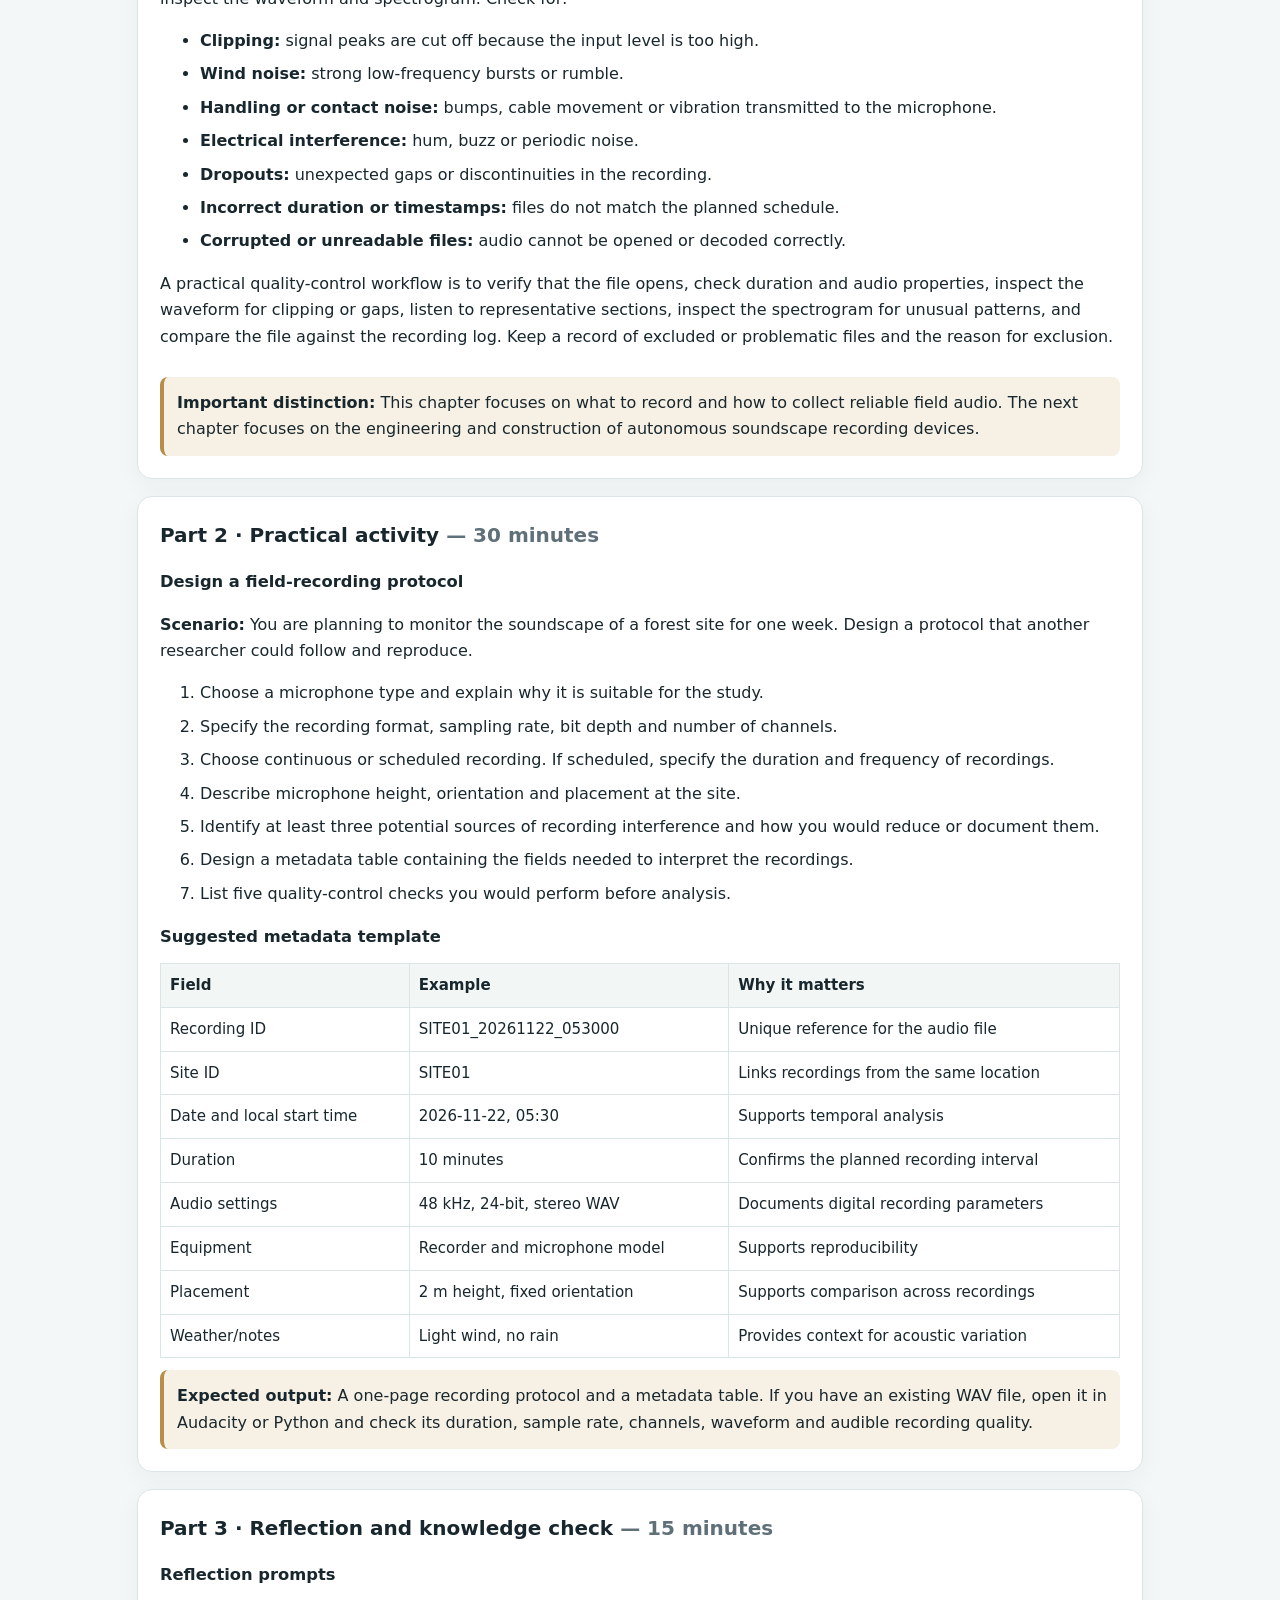
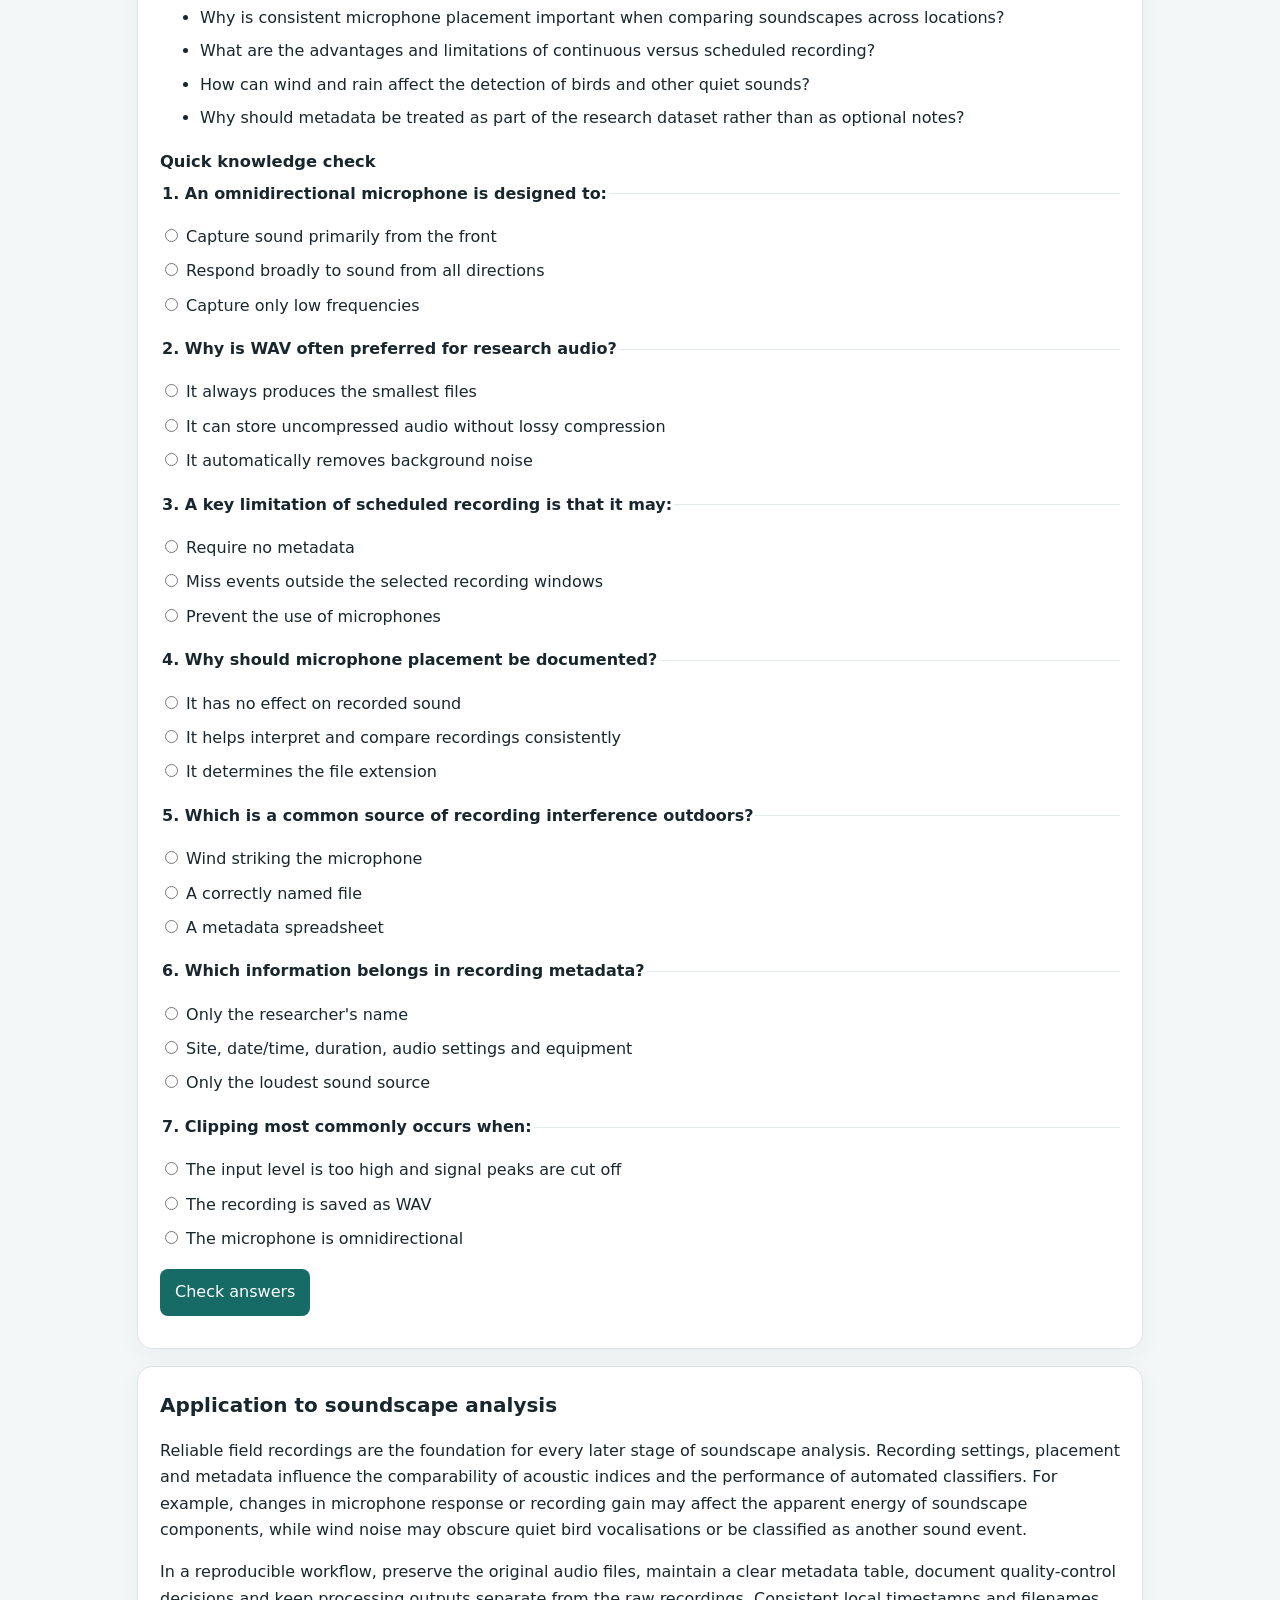
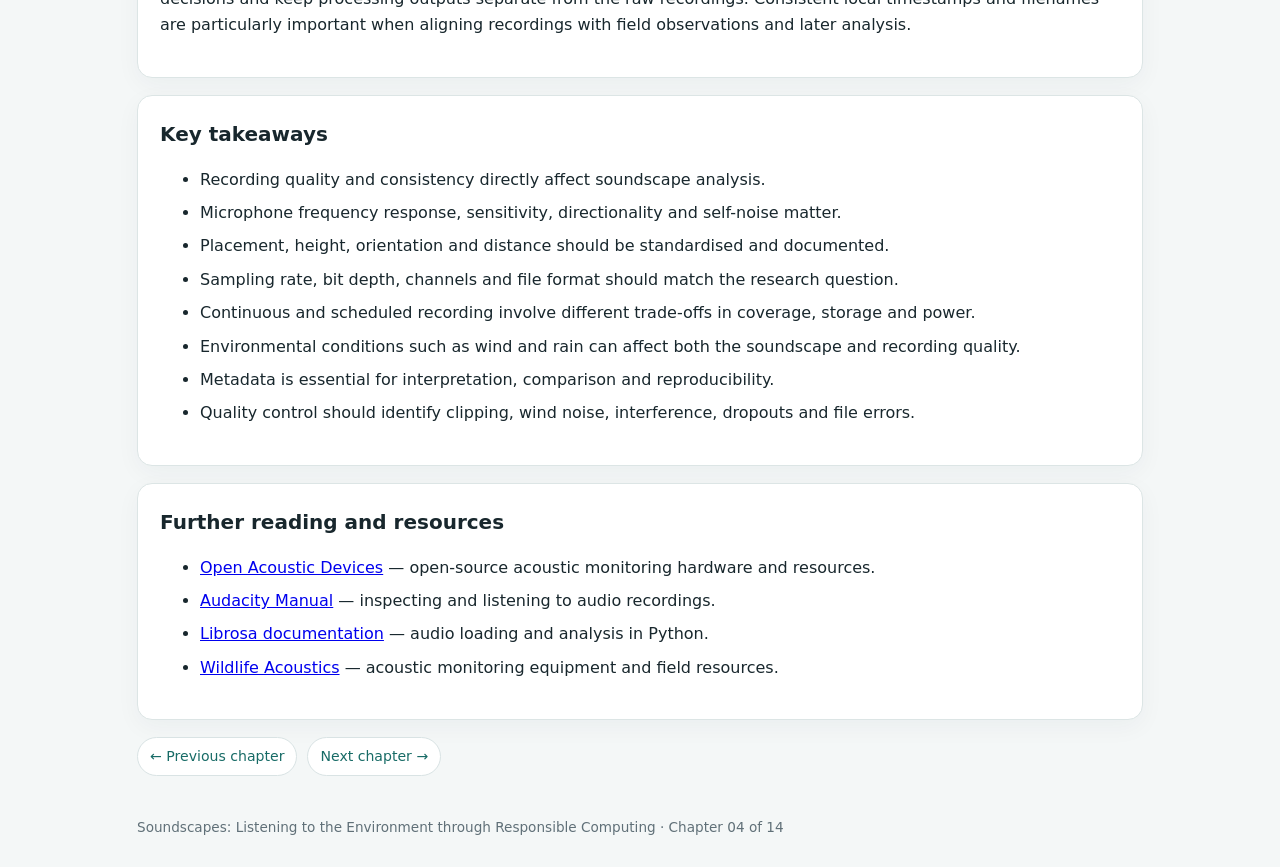
<file: modules/module-04.html>
<!doctype html>
<html lang="en"><head><meta charset="utf-8"><meta name="viewport" content="width=device-width,initial-scale=1">
<title>Chapter 04: Soundscape Recording and Data Acquisition</title>
<style>
*{box-sizing:border-box}body{margin:0;background:#f4f7f7;color:#18272d;font:16px/1.65 system-ui,-apple-system,Segoe UI,sans-serif}
header{background:#12353a;color:white;padding:30px max(20px,calc((100% - 1050px)/2))}header small{color:#b9d9d4;text-transform:uppercase;letter-spacing:.12em;font-weight:700}header h1{font-size:clamp(1.8rem,4vw,2.6rem);line-height:1.15;margin:10px 0}header p{color:#d5e6e3;margin:0}
.wrap{max-width:1050px;margin:auto;padding:22px}.nav{display:flex;gap:10px;flex-wrap:wrap;margin-bottom:18px}.nav a,.pill{background:white;border:1px solid #d9e3e4;border-radius:99px;padding:7px 12px;text-decoration:none;color:#176b66;font-size:.88rem}
.card{background:white;border:1px solid #dce5e5;border-radius:15px;padding:22px;margin-bottom:17px;box-shadow:0 7px 24px #16363b0b}h2{font-size:1.25rem;margin:0 0 12px}h3{font-size:1.02rem;margin:17px 0 5px}.tag{display:inline-block;background:#e4f2f0;color:#145b56;border-radius:99px;padding:4px 10px;font-size:.78rem;font-weight:700}.muted{color:#607078}
.time{display:grid;grid-template-columns:repeat(3,1fr);gap:9px}.time div{background:#f5f8f8;border:1px solid #e0e8e8;border-radius:11px;padding:12px}.time strong{display:block;color:#176b66;font-size:1.3rem}
.item{border-top:1px solid #e1e8e8;padding:11px 0}.item:first-of-type{border:0}li{margin:7px 0}.call{background:#f7f1e5;border-left:4px solid #b78d49;padding:13px;border-radius:8px}
fieldset{border:0;border-top:1px solid #e3eaea;padding:13px 0;margin:0}legend{font-weight:700}label{display:block;padding:4px 0}button{background:#176b66;color:white;border:0;border-radius:8px;padding:10px 15px;font:inherit;cursor:pointer}.result{font-weight:700;margin-top:10px}table{width:100%;border-collapse:collapse;margin:12px 0;font-size:.94rem}th,td{border:1px solid #dce5e5;padding:9px;text-align:left;vertical-align:top}th{background:#f2f7f6}
footer{max-width:1050px;margin:auto;padding:0 22px 28px;color:#607078;font-size:.85rem}
@media(max-width:650px){.wrap{padding:14px}.card{padding:17px}.time{grid-template-columns:1fr}table{display:block;overflow-x:auto}}
</style></head><body>
<header><small>Soundscapes · Responsible Computing · Chapter 04</small><h1>Soundscape Recording and Data Acquisition</h1><p>Planning and collecting high-quality environmental audio for soundscape analysis</p></header>
<div class="wrap"><nav class="nav"><a href="index.html">← Course home</a><span class="pill">60 minutes</span><span class="pill">Reading · Practice · Reflection</span></nav>
<section class="card"><span class="tag">Learning objectives</span><h2>By the end of this chapter, you should be able to</h2><ul><li>Explain the basic principles of environmental sound recording.</li><li>Identify important microphone and recorder characteristics.</li><li>Understand microphone placement, orientation and recording distance.</li><li>Select appropriate sampling rates, bit depths and audio formats.</li><li>Design a consistent field-recording protocol.</li><li>Identify common recording problems and assess audio quality.</li><li>Organise recordings and document essential metadata.</li></ul></section>
<section class="card"><h2>One-hour learning plan</h2><div class="time"><div><strong>15 min</strong>Guided reading</div><div><strong>30 min</strong>Practical activity</div><div><strong>15 min</strong>Reflection and quiz</div></div></section>
<section class="card"><h2>Part 1 · Guided reading <span class="muted">— 15 minutes</span></h2>
<p>Soundscape research depends on recordings that represent the acoustic environment as consistently and accurately as possible. The quality of later analysis—whether based on listening, acoustic indices or machine-learning models—depends strongly on how audio is collected. Recording decisions influence which sounds are captured, how clearly they are represented and whether recordings can be compared across locations and time.</p>

<div class="item"><h3>1. What do we record in a soundscape?</h3><p>As mentioned in the earlier moduled, an environmental soundscape may contain three broad components. <b>Biophony</b> refers to sounds produced by living organisms, such as birds, insects, amphibians and mammals. <b>Geophony</b> refers to non-biological natural sounds, such as wind, rain, flowing water and thunder. <b>Anthrophony</b> refers to sounds associated with human activity, including road traffic, machinery, construction, aircraft and human voices. These components often overlap. A recording protocol should aim to capture the acoustic environment relevant to the research question rather than selectively recording only the most noticeable source.</p></div>

<div class="item"><h3>2. Microphones and their characteristics</h3><p>The microphone converts acoustic pressure variations into an electrical signal. Its characteristics affect the frequency range, sensitivity and direction from which sounds are captured. Important specifications include:</p><ul><li><b>Frequency response:</b> the range of frequencies the microphone can capture and how consistently it responds across that range.</li><li><b>Sensitivity:</b> the electrical output produced for a given sound pressure. Low-sensitivity microphones may require more gain.</li><li><b>Directionality:</b> how microphone sensitivity varies with the direction of incoming sound.</li><li><b>Self-noise:</b> noise generated by the microphone and its electronics, which can obscure quiet environmental sounds.</li><li><b>Dynamic range:</b> the range between the quietest usable signal and the maximum level before unacceptable noise or distortion.</li><li><b>Maximum sound pressure level:</b> the highest sound level the microphone can handle without excessive distortion.</li></ul><p>Common polar patterns include <b>omnidirectional</b> microphones, which respond broadly to sound from all directions; <b>cardioid</b> microphones, which are more sensitive to sound from the front; <b>bidirectional</b> microphones, which capture sound from the front and rear; and <b>shotgun</b> microphones, which are designed for more directional recording. The best choice depends on whether the study aims to represent the surrounding sound field or focus on a particular direction or source. As each type of microphone has specific recording field and pattern, it is important to understand the types. Figure 4.1 shows the pattern and direction of sound capture of each type of microphone.</p></div>

<div style="width: 100%;">
  <figure style="margin: 0; width: 100%;">
    <img src="images/mic_polar.png" alt="Description of image" style="display: block; width: 100%; height: auto;">
    <figcaption style="margin-top: 8px; font-size: 14px; color: #555;">
      Fig. 4.1 Microphone Polar Patterns and Sound Fields.
    </figcaption>
  </figure>
</div>


<div class="item"><h3>3. Microphone placement and recording distance</h3><p>Placement can change the recorded balance of sound sources even when the same equipment and settings are used. Record the microphone height, orientation and position relative to nearby objects. Avoid placing it too close to large reflective surfaces, walls or structures unless that is part of the study design. Such surfaces can reflect sound and alter the recording through reverberation and interference.</p><p>Consider nearby roads, buildings, water bodies, vegetation and human activity. Avoid accidental obstruction by branches or equipment. Wind can create strong low-frequency noise at the microphone; a suitable windscreen can reduce this effect, although it cannot eliminate all wind-related noise. For comparisons across sites or dates, keep placement as consistent as practical and document any unavoidable differences.</p></div>


<div class="item"><h3>4. Recording parameters: sampling rate, bit depth and format</h3><p>Sampling rate and bit depth determine how the analogue microphone signal is represented digitally. As discussed in Chapter 3, the sampling rate determines the temporal sampling resolution and the highest frequency that can theoretically be represented, while bit depth determines amplitude quantisation. Select settings according to the frequency range of interest, the microphone and recorder capabilities, storage limits and downstream analysis requirements.</p><p>For research recordings, <b>WAV</b> is commonly preferred because it can store uncompressed audio and avoids the information loss associated with lossy compression. MP3 can reduce storage requirements, but compression may alter details that matter for acoustic analysis or automated detection. Record the actual sampling rate, bit depth, channel count and file format in the metadata. Mono recording may be sufficient for some analyses; stereo can preserve spatial differences and may be useful when the research question concerns the spatial character of a soundscape.</p></div>


<div class="item"><h3>5. Recording duration and sampling schedule</h3><p>A project can use continuous recording or scheduled/periodic recording. <b>Continuous recording</b> captures the soundscape throughout the selected period and can reveal short or unexpected events, but it requires more storage, power and data-management effort. <b>Scheduled recording</b> captures selected intervals—for example, a fixed number of minutes every hour or at particular times of day. It can reduce storage and power requirements, but may miss events outside the selected windows.</p><p>The schedule should reflect the research question. Bird activity may vary across dawn, daytime and dusk; insects may be more active at particular temperatures or times; rain and traffic may vary throughout the day. Sampling only at one time can therefore produce a biased representation. Document the schedule and apply it consistently when comparing sites. However, during our own work, we have noticed that continupus recordings in high definition need to be dealt carefully. Continuous recordings may result in large file sizes which are time-consuming to transfer for analysis and for visualization. Hence, in the current work, we have captured uninterrupted recordings in chunks of 10 seconds, so that they can be transferred to for analysis in a short time. </p></div>



<div class="item"><h3>6. Environmental and deployment factors</h3><p>Field conditions influence both the soundscape and the recording equipment. Wind can cause microphone turbulence; rain can strike the microphone or enclosure; humidity and temperature can affect equipment performance; and nearby human activity can introduce unwanted handling or deployment noise. Enclosures and windscreens should protect the equipment without unnecessarily blocking or colouring the sound. Consider security, animal interference, water ingress, cable movement, power supply and safe access for maintenance. Record unusual weather or deployment conditions because they may help explain differences in the data.</p></div>


<div class="item"><h3>7. Metadata and data organisation</h3><p>Audio without reliable metadata is difficult to interpret, compare or reproduce. Each recording should have a unique identifier and a corresponding metadata record. Useful fields include:</p><ul><li>Recording ID and site ID</li><li>Latitude and longitude, where appropriate and safe to share</li><li>Date, local start time and recording duration</li><li>Sampling rate, bit depth, number of channels and file format</li><li>Recorder and microphone make/model</li><li>Microphone height, orientation and placement notes</li><li>Gain or recording level settings</li><li>Weather and environmental observations</li><li>Recorder status, battery/power notes and any deployment issues</li></ul><p>Use a consistent naming convention that supports sorting and identification. For example:</p><pre><code>SITE01_20261122_053000.wav
SITE01_20261122_060000.wav
SITE02_20261122_053000.wav</code></pre><p>Here, the filename encodes the site, date and local recording start time. The metadata should clarify the convention and the time zone. Do not rely on filenames alone: maintain a CSV or spreadsheet with the full metadata.</p></div>


<div class="item"><h3>8. Recording quality assessment</h3><p>Quality control should be performed soon after recording and before large-scale analysis. Listen to a sample and inspect the waveform and spectrogram. Check for:</p><ul><li><b>Clipping:</b> signal peaks are cut off because the input level is too high.</li><li><b>Wind noise:</b> strong low-frequency bursts or rumble.</li><li><b>Handling or contact noise:</b> bumps, cable movement or vibration transmitted to the microphone.</li><li><b>Electrical interference:</b> hum, buzz or periodic noise.</li><li><b>Dropouts:</b> unexpected gaps or discontinuities in the recording.</li><li><b>Incorrect duration or timestamps:</b> files do not match the planned schedule.</li><li><b>Corrupted or unreadable files:</b> audio cannot be opened or decoded correctly.</li></ul><p>A practical quality-control workflow is to verify that the file opens, check duration and audio properties, inspect the waveform for clipping or gaps, listen to representative sections, inspect the spectrogram for unusual patterns, and compare the file against the recording log. Keep a record of excluded or problematic files and the reason for exclusion.</p></div>
<div class="call"><b>Important distinction:</b> This chapter focuses on what to record and how to collect reliable field audio. The next chapter focuses on the engineering and construction of autonomous soundscape recording devices.</div>
</section>
<section class="card"><h2>Part 2 · Practical activity <span class="muted">— 30 minutes</span></h2><h3>Design a field-recording protocol</h3><p><b>Scenario:</b> You are planning to monitor the soundscape of a forest site for one week. Design a protocol that another researcher could follow and reproduce.</p><ol><li>Choose a microphone type and explain why it is suitable for the study.</li><li>Specify the recording format, sampling rate, bit depth and number of channels.</li><li>Choose continuous or scheduled recording. If scheduled, specify the duration and frequency of recordings.</li><li>Describe microphone height, orientation and placement at the site.</li><li>Identify at least three potential sources of recording interference and how you would reduce or document them.</li><li>Design a metadata table containing the fields needed to interpret the recordings.</li><li>List five quality-control checks you would perform before analysis.</li></ol>
<h3>Suggested metadata template</h3><table><thead><tr><th>Field</th><th>Example</th><th>Why it matters</th></tr></thead><tbody><tr><td>Recording ID</td><td>SITE01_20261122_053000</td><td>Unique reference for the audio file</td></tr><tr><td>Site ID</td><td>SITE01</td><td>Links recordings from the same location</td></tr><tr><td>Date and local start time</td><td>2026-11-22, 05:30</td><td>Supports temporal analysis</td></tr><tr><td>Duration</td><td>10 minutes</td><td>Confirms the planned recording interval</td></tr><tr><td>Audio settings</td><td>48 kHz, 24-bit, stereo WAV</td><td>Documents digital recording parameters</td></tr><tr><td>Equipment</td><td>Recorder and microphone model</td><td>Supports reproducibility</td></tr><tr><td>Placement</td><td>2 m height, fixed orientation</td><td>Supports comparison across recordings</td></tr><tr><td>Weather/notes</td><td>Light wind, no rain</td><td>Provides context for acoustic variation</td></tr></tbody></table>
<div class="call"><b>Expected output:</b> A one-page recording protocol and a metadata table. If you have an existing WAV file, open it in Audacity or Python and check its duration, sample rate, channels, waveform and audible recording quality.</div></section>
<section class="card"><h2>Part 3 · Reflection and knowledge check <span class="muted">— 15 minutes</span></h2><h3>Reflection prompts</h3><ul><li>Why is consistent microphone placement important when comparing soundscapes across locations?</li><li>What are the advantages and limitations of continuous versus scheduled recording?</li><li>How can wind and rain affect the detection of birds and other quiet sounds?</li><li>Why should metadata be treated as part of the research dataset rather than as optional notes?</li></ul><h3>Quick knowledge check</h3><form id="quiz">
<fieldset><legend>1. An omnidirectional microphone is designed to:</legend><label><input type="radio" name="q0" value="0"> Capture sound primarily from the front</label><label><input type="radio" name="q0" value="1"> Respond broadly to sound from all directions</label><label><input type="radio" name="q0" value="2"> Capture only low frequencies</label></fieldset>
<fieldset><legend>2. Why is WAV often preferred for research audio?</legend><label><input type="radio" name="q1" value="0"> It always produces the smallest files</label><label><input type="radio" name="q1" value="1"> It can store uncompressed audio without lossy compression</label><label><input type="radio" name="q1" value="2"> It automatically removes background noise</label></fieldset>
<fieldset><legend>3. A key limitation of scheduled recording is that it may:</legend><label><input type="radio" name="q2" value="0"> Require no metadata</label><label><input type="radio" name="q2" value="1"> Miss events outside the selected recording windows</label><label><input type="radio" name="q2" value="2"> Prevent the use of microphones</label></fieldset>
<fieldset><legend>4. Why should microphone placement be documented?</legend><label><input type="radio" name="q3" value="0"> It has no effect on recorded sound</label><label><input type="radio" name="q3" value="1"> It helps interpret and compare recordings consistently</label><label><input type="radio" name="q3" value="2"> It determines the file extension</label></fieldset>
<fieldset><legend>5. Which is a common source of recording interference outdoors?</legend><label><input type="radio" name="q4" value="0"> Wind striking the microphone</label><label><input type="radio" name="q4" value="1"> A correctly named file</label><label><input type="radio" name="q4" value="2"> A metadata spreadsheet</label></fieldset>
<fieldset><legend>6. Which information belongs in recording metadata?</legend><label><input type="radio" name="q5" value="0"> Only the researcher's name</label><label><input type="radio" name="q5" value="1"> Site, date/time, duration, audio settings and equipment</label><label><input type="radio" name="q5" value="2"> Only the loudest sound source</label></fieldset>
<fieldset><legend>7. Clipping most commonly occurs when:</legend><label><input type="radio" name="q6" value="0"> The input level is too high and signal peaks are cut off</label><label><input type="radio" name="q6" value="1"> The recording is saved as WAV</label><label><input type="radio" name="q6" value="2"> The microphone is omnidirectional</label></fieldset>
<button type="button" onclick="grade()">Check answers</button><div id="result" class="result" aria-live="polite"></div></form></section>
<section class="card"><h2>Application to soundscape analysis</h2><p>Reliable field recordings are the foundation for every later stage of soundscape analysis. Recording settings, placement and metadata influence the comparability of acoustic indices and the performance of automated classifiers. For example, changes in microphone response or recording gain may affect the apparent energy of soundscape components, while wind noise may obscure quiet bird vocalisations or be classified as another sound event.</p><p>In a reproducible workflow, preserve the original audio files, maintain a clear metadata table, document quality-control decisions and keep processing outputs separate from the raw recordings. Consistent local timestamps and filenames are particularly important when aligning recordings with field observations and later analysis.</p></section>
<section class="card"><h2>Key takeaways</h2><ul><li>Recording quality and consistency directly affect soundscape analysis.</li><li>Microphone frequency response, sensitivity, directionality and self-noise matter.</li><li>Placement, height, orientation and distance should be standardised and documented.</li><li>Sampling rate, bit depth, channels and file format should match the research question.</li><li>Continuous and scheduled recording involve different trade-offs in coverage, storage and power.</li><li>Environmental conditions such as wind and rain can affect both the soundscape and recording quality.</li><li>Metadata is essential for interpretation, comparison and reproducibility.</li><li>Quality control should identify clipping, wind noise, interference, dropouts and file errors.</li></ul></section>
<section class="card"><h2>Further reading and resources</h2><ul><li><a href="https://www.openacousticdevices.info/" target="_blank" rel="noopener">Open Acoustic Devices</a> — open-source acoustic monitoring hardware and resources.</li><li><a href="https://manual.audacityteam.org/" target="_blank" rel="noopener">Audacity Manual</a> — inspecting and listening to audio recordings.</li><li><a href="https://librosa.org/doc/latest/index.html" target="_blank" rel="noopener">Librosa documentation</a> — audio loading and analysis in Python.</li><li><a href="https://www.wildlifeacoustics.com/" target="_blank" rel="noopener">Wildlife Acoustics</a> — acoustic monitoring equipment and field resources.</li></ul></section>
<nav class="nav"><a href="module-03.html">← Previous chapter</a><a href="module-05.html">Next chapter →</a></nav></div>
<footer>Soundscapes: Listening to the Environment through Responsible Computing · Chapter 04 of 14</footer>
<script>const answers=[1,1,1,1,0,1,0];function grade(){let score=0;for(let i=0;i<answers.length;i++){const v=document.querySelector('input[name="q'+i+'"]:checked');if(v&&Number(v.value)===answers[i])score++;}document.getElementById('result').textContent='You scored '+score+' out of '+answers.length+'. '+(score===answers.length?'Excellent work!':'Review the chapter and try again.');}</script></body></html>
</file>
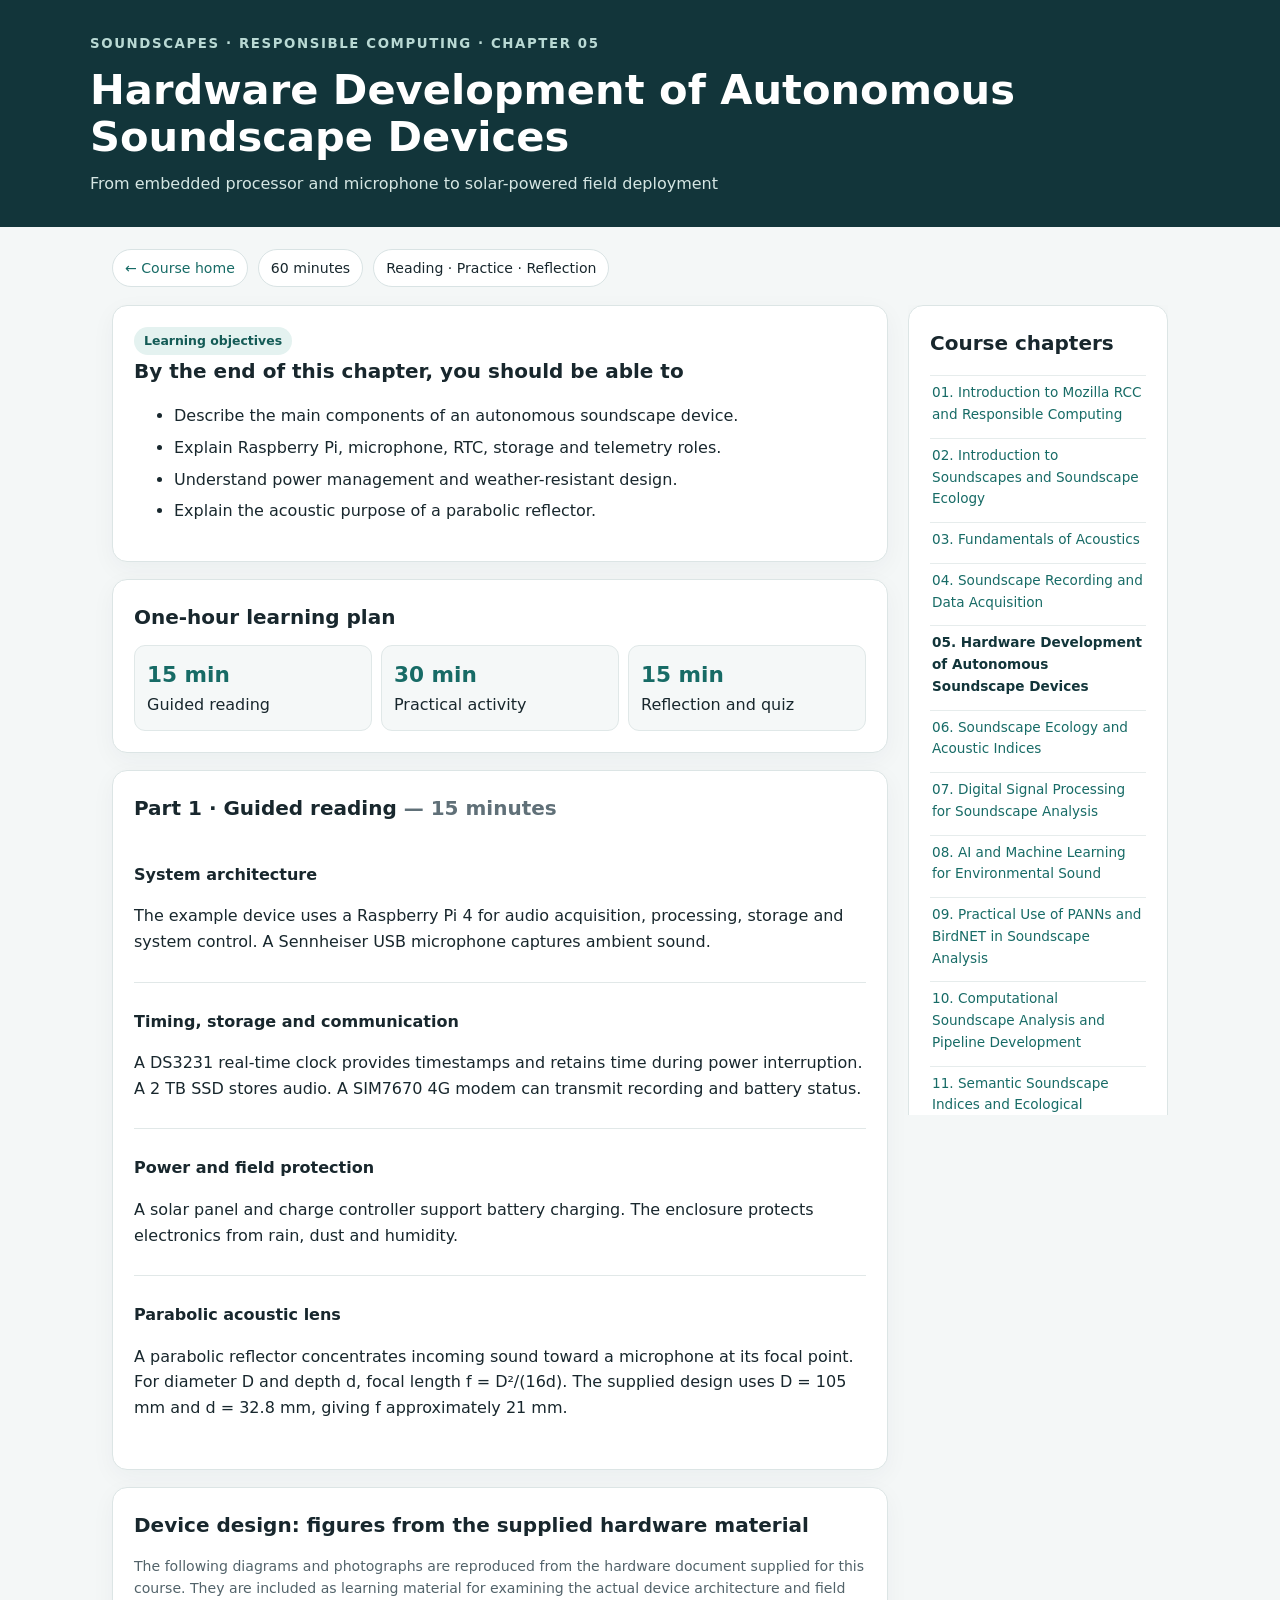
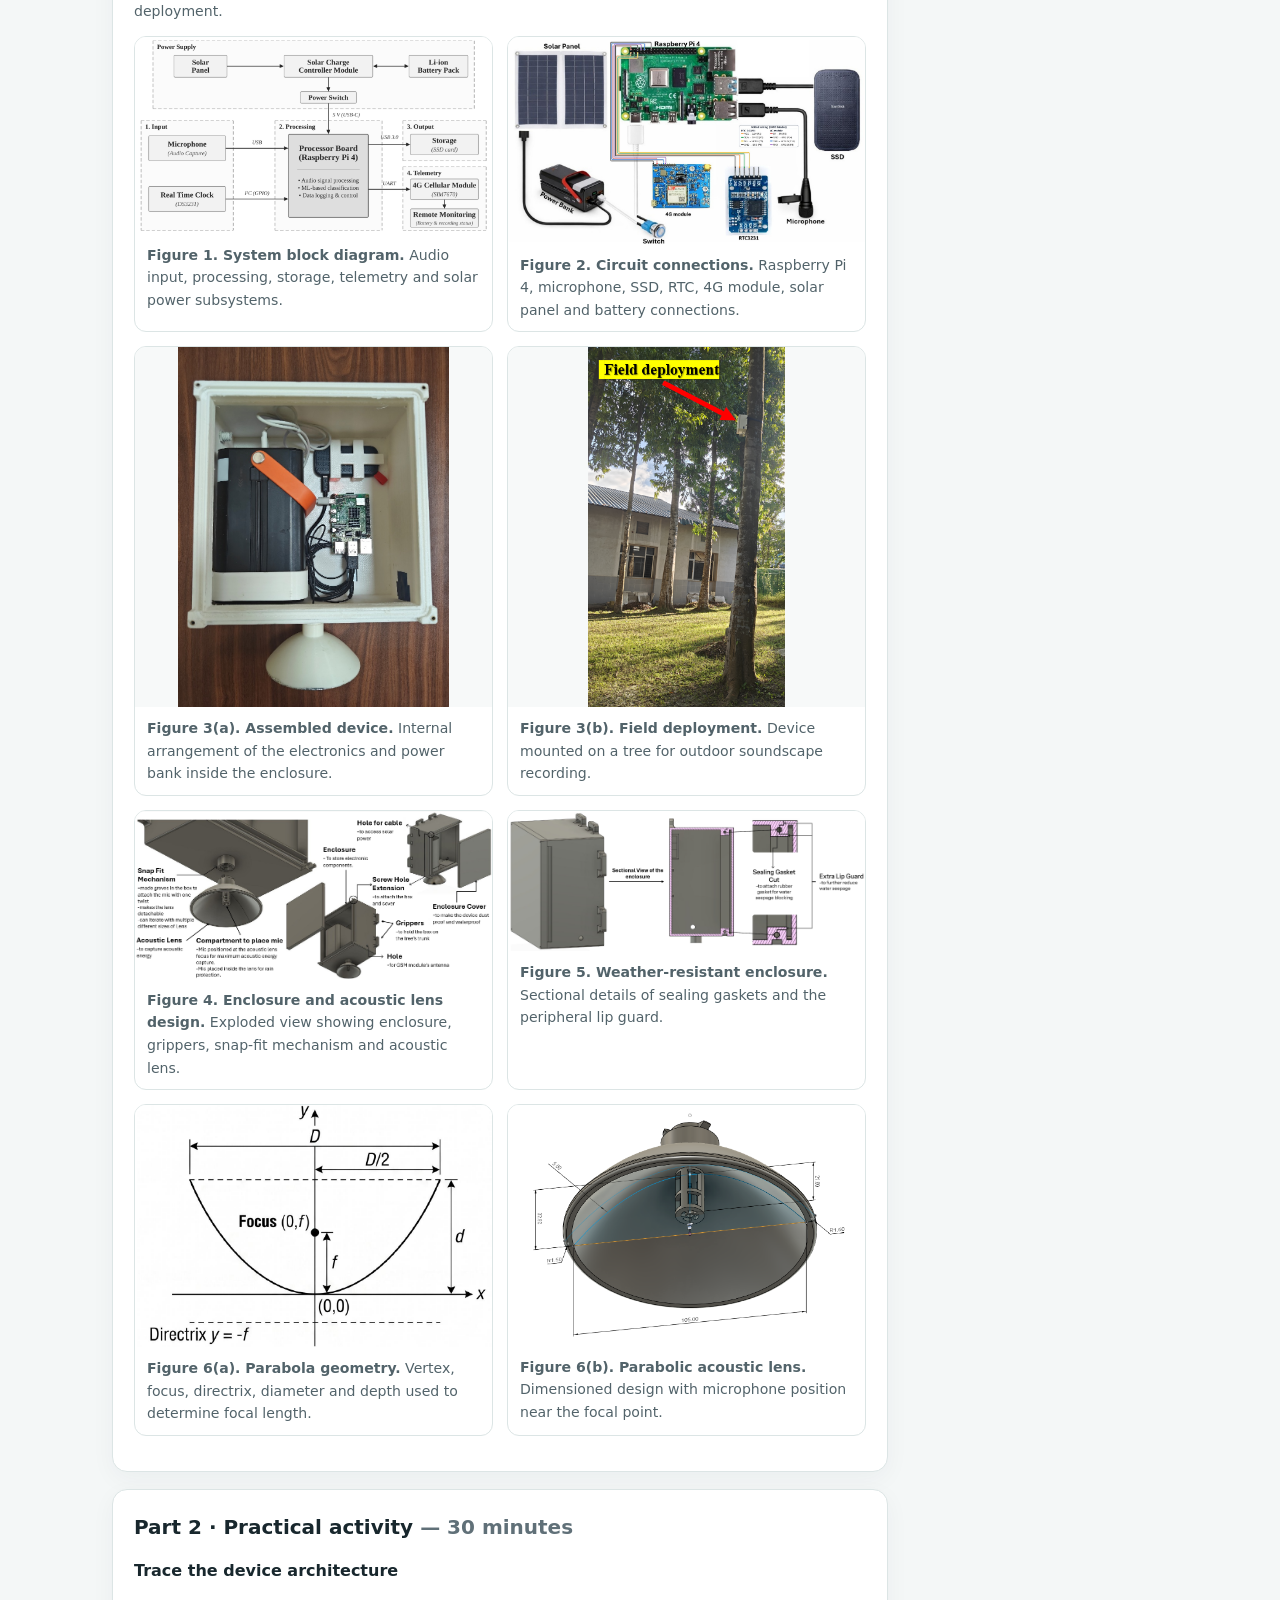
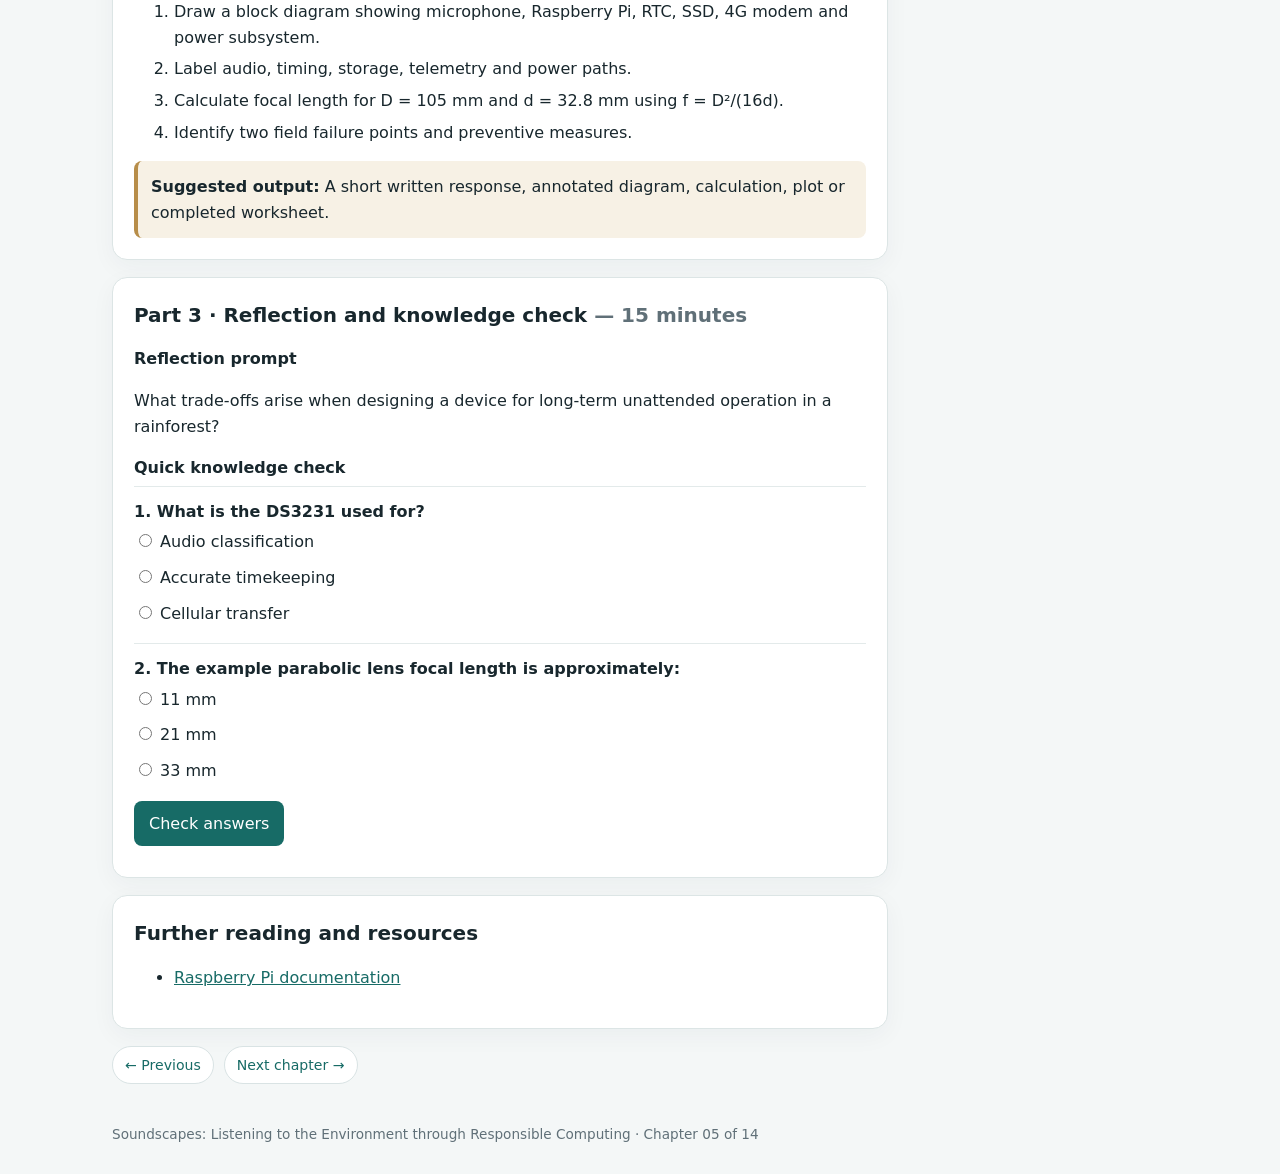
<file: modules/module-05.html>
<!doctype html><html lang="en"><head><meta charset="utf-8"><meta name="viewport" content="width=device-width,initial-scale=1"><title>Chapter 05: Hardware Development of Autonomous Soundscape Devices</title><link rel="stylesheet" href="../assets/style.css"></head><body>
<header><small>Soundscapes · Responsible Computing · Chapter 05</small><h1>Hardware Development of Autonomous Soundscape Devices</h1><p>From embedded processor and microphone to solar-powered field deployment</p></header><div class="wrap"><nav class="nav"><a href="../index.html">← Course home</a><span class="pill">60 minutes</span><span class="pill">Reading · Practice · Reflection</span></nav>
<div class="grid"><main>
<section class="card"><span class="tag">Learning objectives</span><h2>By the end of this chapter, you should be able to</h2><ul><li>Describe the main components of an autonomous soundscape device.</li><li>Explain Raspberry Pi, microphone, RTC, storage and telemetry roles.</li><li>Understand power management and weather-resistant design.</li><li>Explain the acoustic purpose of a parabolic reflector.</li></ul></section>
<section class="card"><h2>One-hour learning plan</h2><div class="time"><div><strong>15 min</strong>Guided reading</div><div><strong>30 min</strong>Practical activity</div><div><strong>15 min</strong>Reflection and quiz</div></div></section>
<section class="card"><h2>Part 1 · Guided reading <span class="muted">— 15 minutes</span></h2><div class="item"><h3>System architecture</h3><p>The example device uses a Raspberry Pi 4 for audio acquisition, processing, storage and system control. A Sennheiser USB microphone captures ambient sound.</p></div><div class="item"><h3>Timing, storage and communication</h3><p>A DS3231 real-time clock provides timestamps and retains time during power interruption. A 2 TB SSD stores audio. A SIM7670 4G modem can transmit recording and battery status.</p></div><div class="item"><h3>Power and field protection</h3><p>A solar panel and charge controller support battery charging. The enclosure protects electronics from rain, dust and humidity.</p></div><div class="item"><h3>Parabolic acoustic lens</h3><p>A parabolic reflector concentrates incoming sound toward a microphone at its focal point. For diameter D and depth d, focal length f = D²/(16d). The supplied design uses D = 105 mm and d = 32.8 mm, giving f approximately 21 mm.</p></div></section>

<section class="card">
<h2>Device design: figures from the supplied hardware material</h2>
<p class="source-note">The following diagrams and photographs are reproduced from the hardware document supplied for this course. They are included as learning material for examining the actual device architecture and field deployment.</p>
<div class="figure-grid">
<figure class="figure"><img src="../assets/hardware_photos/hardware-figure-02.png" alt="Block diagram of the autonomous soundscape device"><figcaption><b>Figure 1. System block diagram.</b> Audio input, processing, storage, telemetry and solar power subsystems.</figcaption></figure>
<figure class="figure"><img src="../assets/hardware_photos/hardware-figure-03.jpeg" alt="Circuit connection diagram showing Raspberry Pi and connected modules"><figcaption><b>Figure 2. Circuit connections.</b> Raspberry Pi 4, microphone, SSD, RTC, 4G module, solar panel and battery connections.</figcaption></figure>
<figure class="figure"><img src="../assets/hardware_photos/hardware-figure-06.jpeg" alt="Inside the assembled soundscape device enclosure"><figcaption><b>Figure 3(a). Assembled device.</b> Internal arrangement of the electronics and power bank inside the enclosure.</figcaption></figure>
<figure class="figure"><img src="../assets/hardware_photos/hardware-figure-05.png" alt="Soundscape device mounted on a tree during field deployment"><figcaption><b>Figure 3(b). Field deployment.</b> Device mounted on a tree for outdoor soundscape recording.</figcaption></figure>
<figure class="figure"><img src="../assets/hardware_photos/hardware-figure-04.png" alt="Exploded design view of the weather-resistant enclosure and parabolic acoustic lens"><figcaption><b>Figure 4. Enclosure and acoustic lens design.</b> Exploded view showing enclosure, grippers, snap-fit mechanism and acoustic lens.</figcaption></figure>
<figure class="figure"><img src="../assets/hardware_photos/hardware-figure-07.png" alt="Sectional view of the enclosure with sealing gasket and lip guard"><figcaption><b>Figure 5. Weather-resistant enclosure.</b> Sectional details of sealing gaskets and the peripheral lip guard.</figcaption></figure>
<figure class="figure"><img src="../assets/hardware_photos/hardware-figure-01.png" alt="Geometric construction of a parabolic reflector showing its focal point"><figcaption><b>Figure 6(a). Parabola geometry.</b> Vertex, focus, directrix, diameter and depth used to determine focal length.</figcaption></figure>
<figure class="figure"><img src="../assets/hardware_photos/hardware-figure-08.png" alt="Three-dimensional design of the parabolic acoustic lens"><figcaption><b>Figure 6(b). Parabolic acoustic lens.</b> Dimensioned design with microphone position near the focal point.</figcaption></figure>
</div>
</section>

<section class="card"><h2>Part 2 · Practical activity <span class="muted">— 30 minutes</span></h2><h3>Trace the device architecture</h3><ol><li>Draw a block diagram showing microphone, Raspberry Pi, RTC, SSD, 4G modem and power subsystem.</li><li>Label audio, timing, storage, telemetry and power paths.</li><li>Calculate focal length for D = 105 mm and d = 32.8 mm using f = D²/(16d).</li><li>Identify two field failure points and preventive measures.</li></ol><div class="call"><b>Suggested output:</b> A short written response, annotated diagram, calculation, plot or completed worksheet.</div></section>
<section class="card"><h2>Part 3 · Reflection and knowledge check <span class="muted">— 15 minutes</span></h2><h3>Reflection prompt</h3><p>What trade-offs arise when designing a device for long-term unattended operation in a rainforest?</p><h3>Quick knowledge check</h3><form id="quiz"><div class="quizitem"><strong>1. What is the DS3231 used for?</strong><label class="option"><input required type="radio" name="q0" value="0"> Audio classification</label><label class="option"><input required type="radio" name="q0" value="1"> Accurate timekeeping</label><label class="option"><input required type="radio" name="q0" value="2"> Cellular transfer</label></div><div class="quizitem"><strong>2. The example parabolic lens focal length is approximately:</strong><label class="option"><input required type="radio" name="q1" value="0"> 11 mm</label><label class="option"><input required type="radio" name="q1" value="1"> 21 mm</label><label class="option"><input required type="radio" name="q1" value="2"> 33 mm</label></div><button type="button" onclick="grade()">Check answers</button><div id="result" class="result" aria-live="polite"></div></form></section>
<section class="card"><h2>Further reading and resources</h2><ul><li><a href="https://www.raspberrypi.com/documentation/" target="_blank" rel="noopener">Raspberry Pi documentation</a></li></ul></section>
<nav class="nav"><a href="module-04.html">← Previous</a><a href="module-06.html">Next chapter →</a></nav>
</main><aside class="side"><section class="card"><h2>Course chapters</h2><ul><li><a class="" href="module-01.html">01. Introduction to Mozilla RCC and Responsible Computing</a></li><li><a class="" href="module-02.html">02. Introduction to Soundscapes and Soundscape Ecology</a></li><li><a class="" href="module-03.html">03. Fundamentals of Acoustics</a></li><li><a class="" href="module-04.html">04. Soundscape Recording and Data Acquisition</a></li><li><a class="current" href="module-05.html">05. Hardware Development of Autonomous Soundscape Devices</a></li><li><a class="" href="module-06.html">06. Soundscape Ecology and Acoustic Indices</a></li><li><a class="" href="module-07.html">07. Digital Signal Processing for Soundscape Analysis</a></li><li><a class="" href="module-08.html">08. AI and Machine Learning for Environmental Sound</a></li><li><a class="" href="module-09.html">09. Practical Use of PANNs and BirdNET in Soundscape Analysis</a></li><li><a class="" href="module-10.html">10. Computational Soundscape Analysis and Pipeline Development</a></li><li><a class="" href="module-11.html">11. Semantic Soundscape Indices and Ecological Interpretation</a></li><li><a class="" href="module-12.html">12. Soundscape Visualisation and Geospatial Analysis</a></li><li><a class="" href="module-13.html">13. Responsible Computing in Environmental AI</a></li><li><a class="" href="module-14.html">14. Applications, Research and Future Directions</a></li></ul></section></aside></div></div><footer>Soundscapes: Listening to the Environment through Responsible Computing · Chapter 05 of 14</footer>
<script>const answers=[1, 1];function grade(){const f=document.getElementById('quiz');let s=0;for(let i=0;i<answers.length;i++){const v=f.querySelector('input[name="q'+i+'"]:checked');if(v&&Number(v.value)===answers[i])s++;}document.getElementById('result').textContent='You scored '+s+' out of '+answers.length+'. '+(s===answers.length?'Excellent work!':'Review the chapter and try again.');}</script></body></html>
</file>
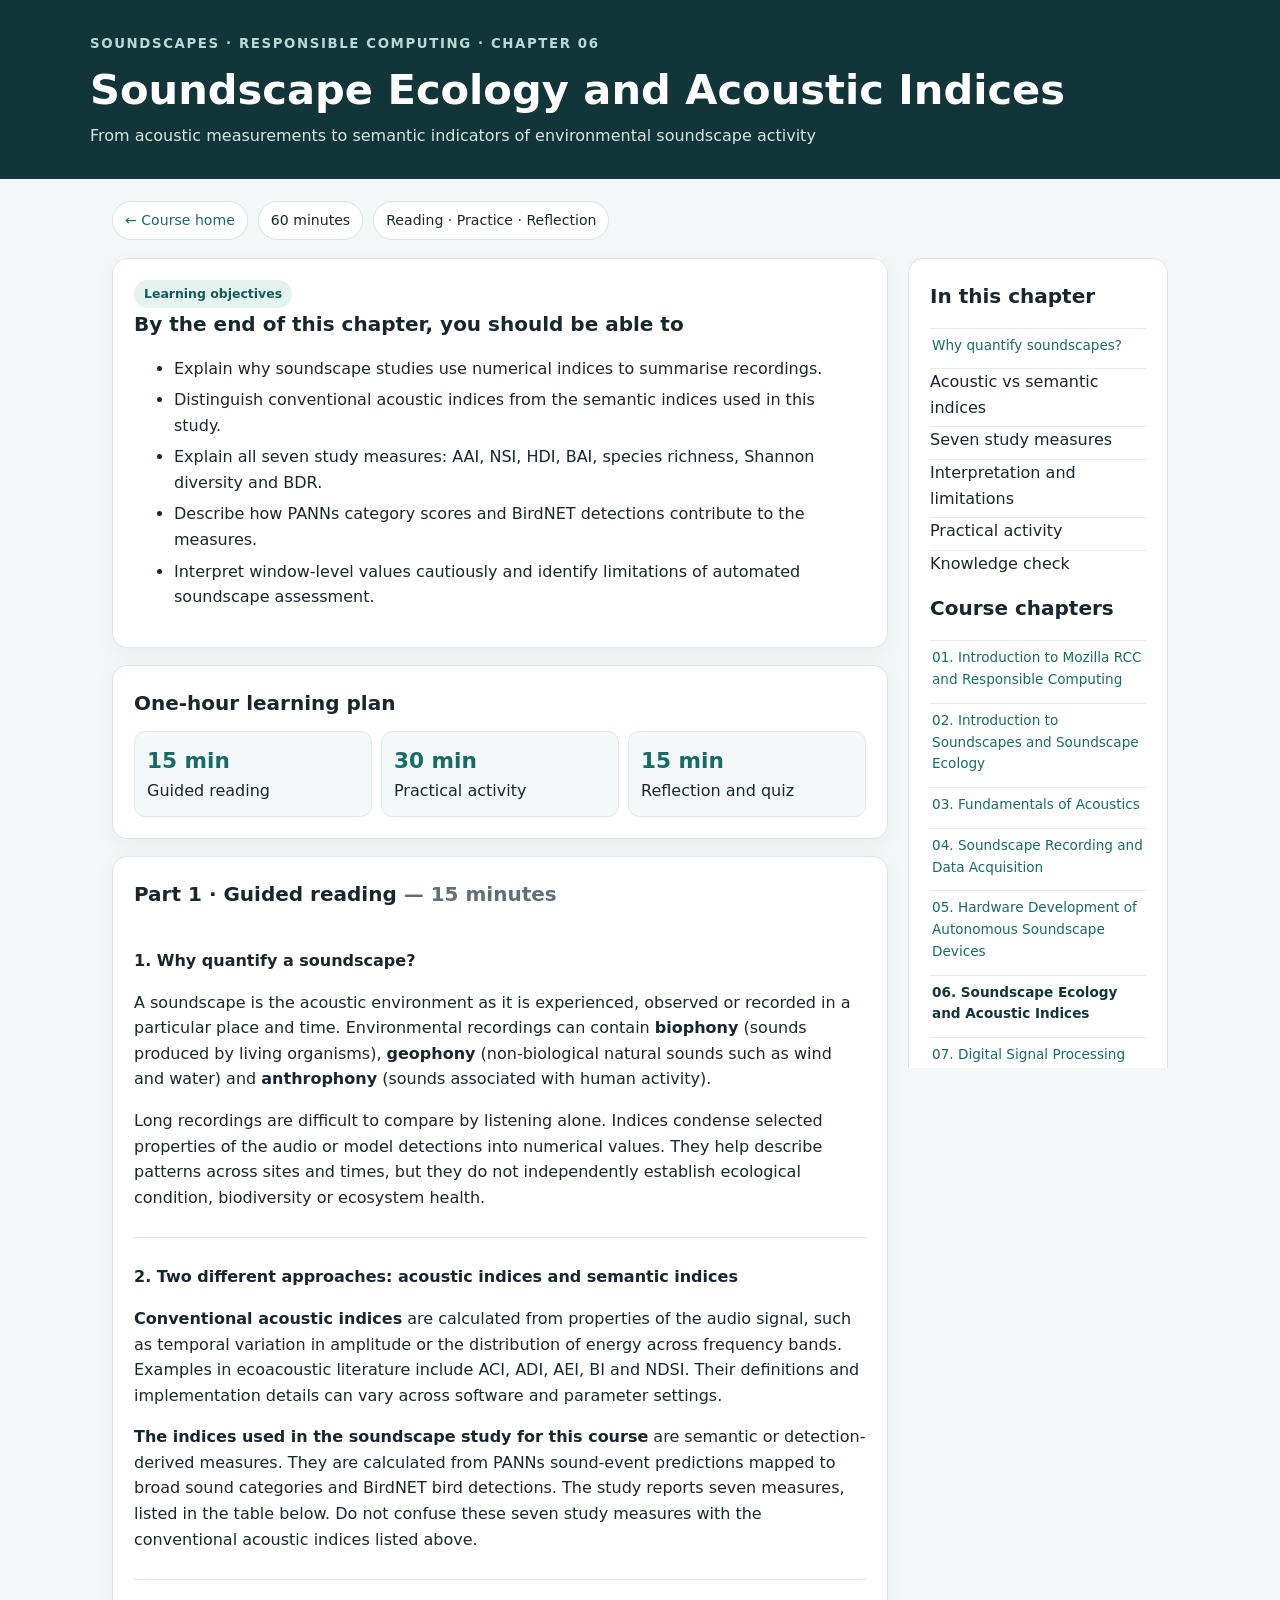
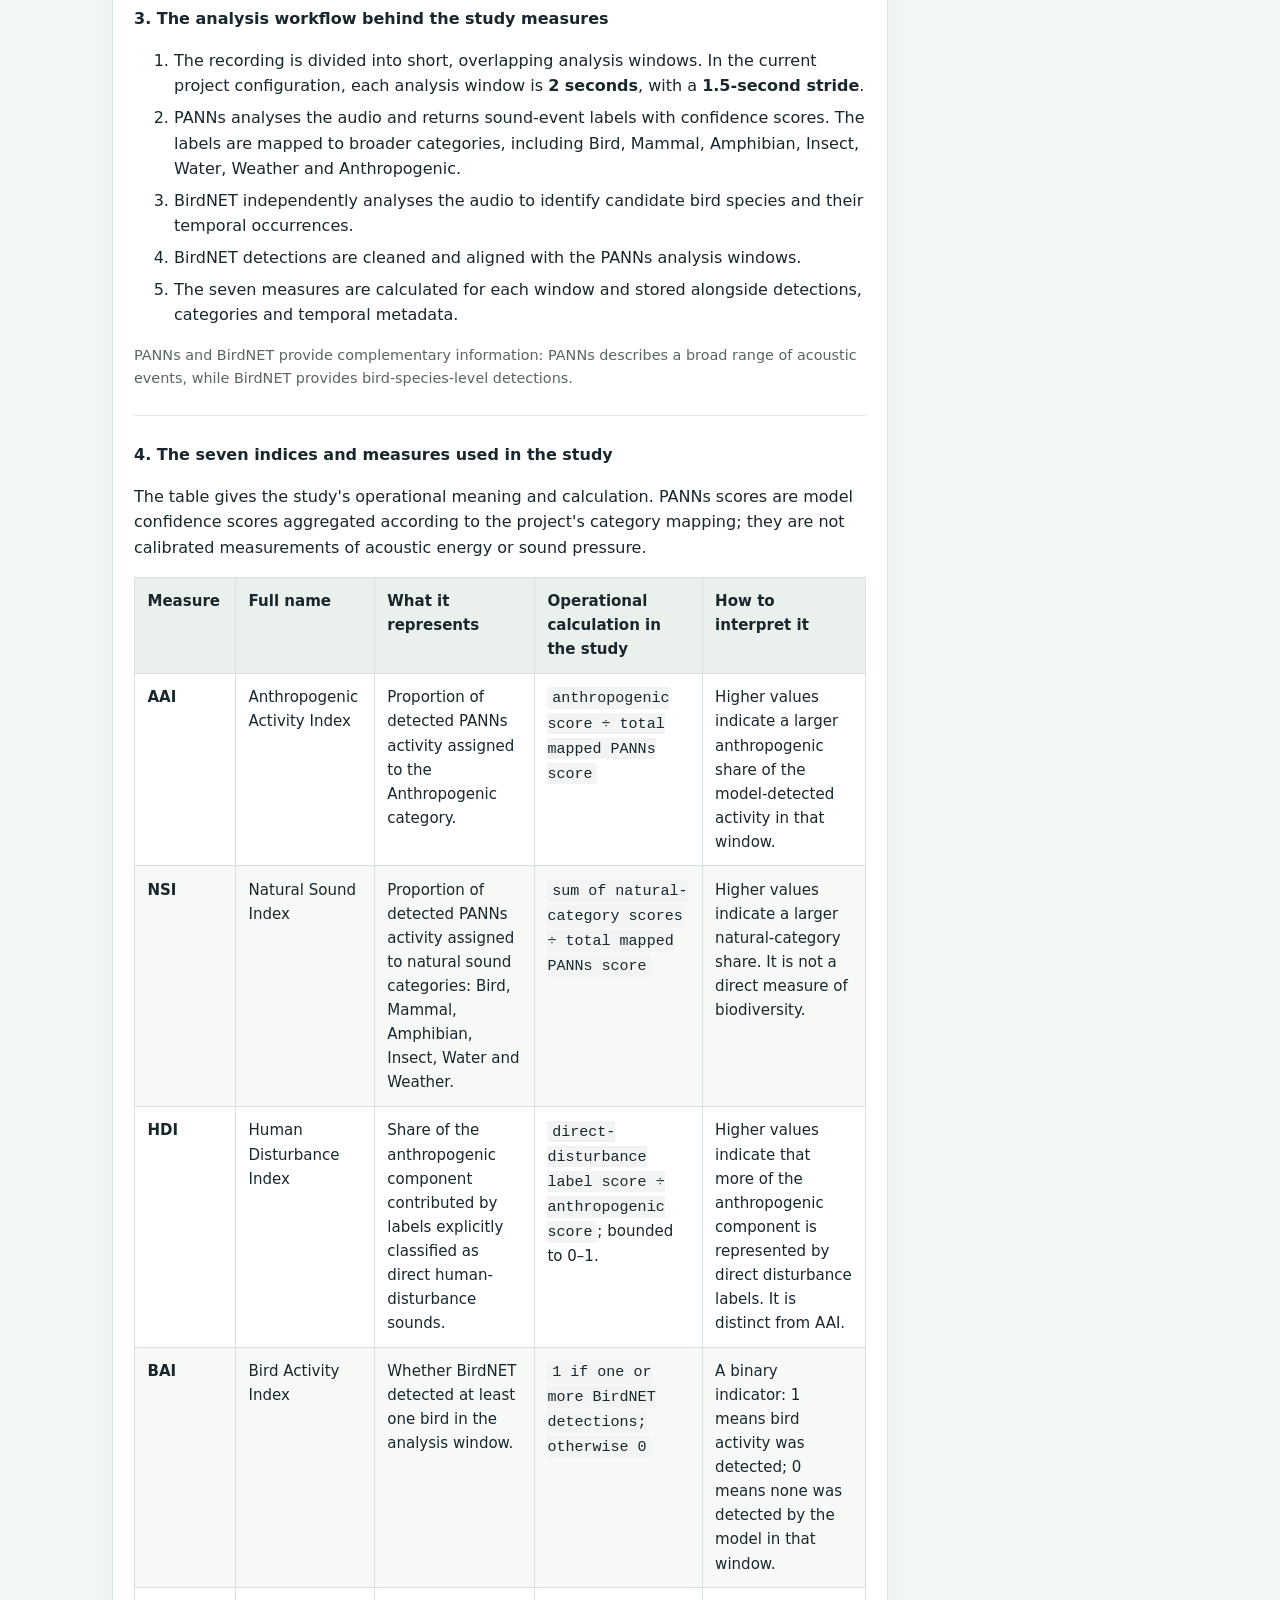
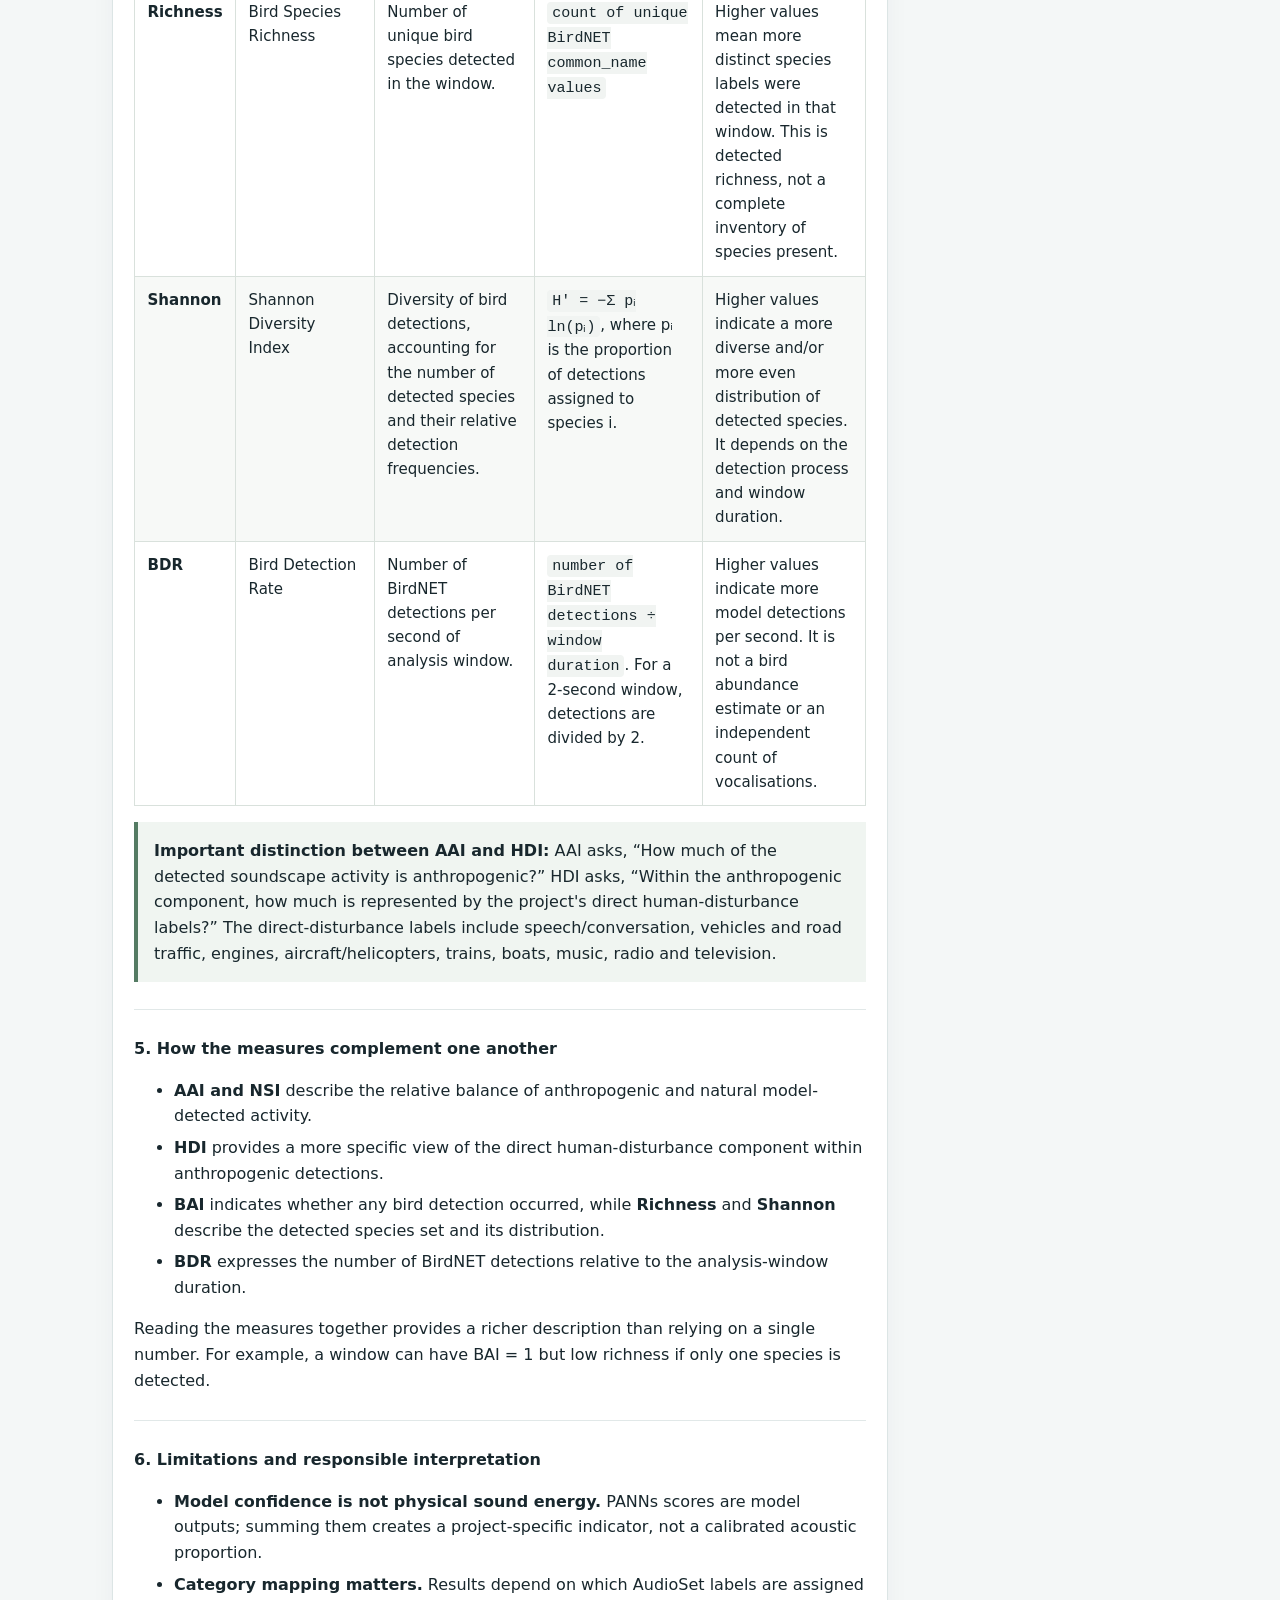
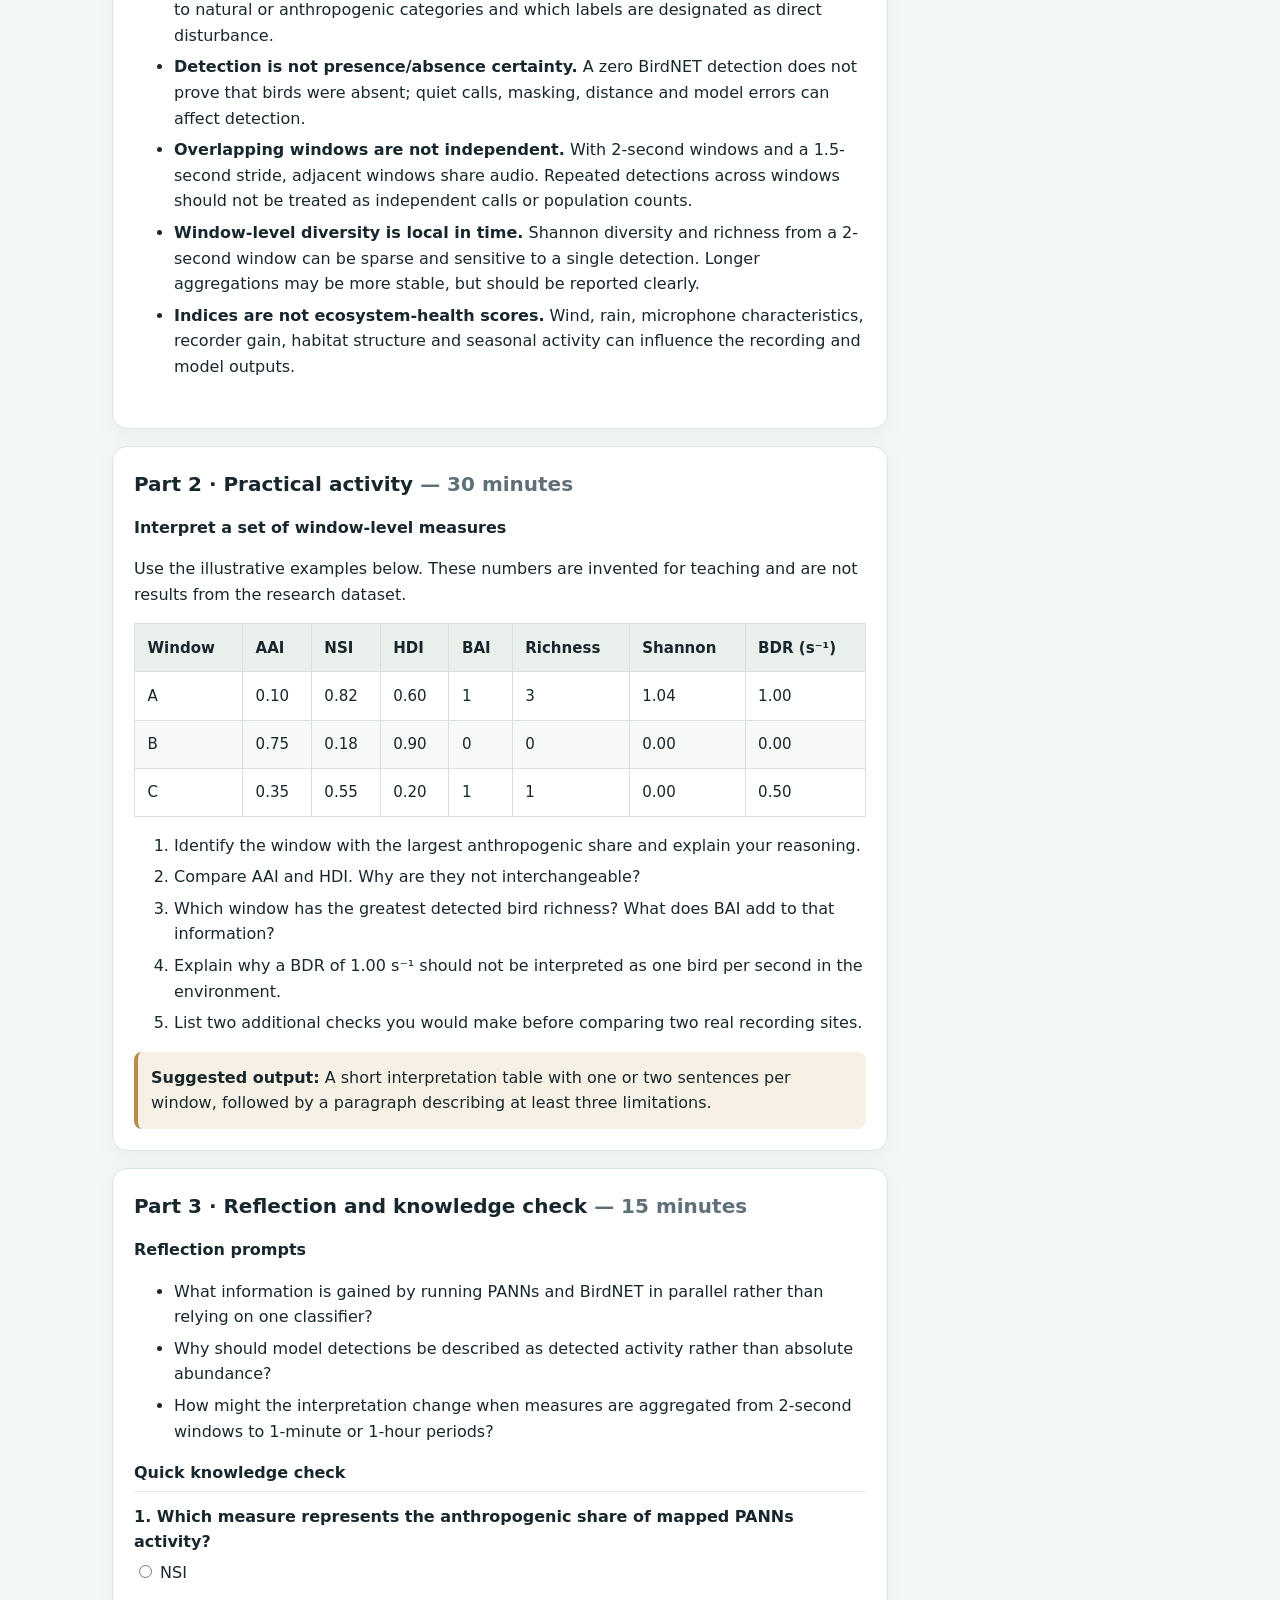
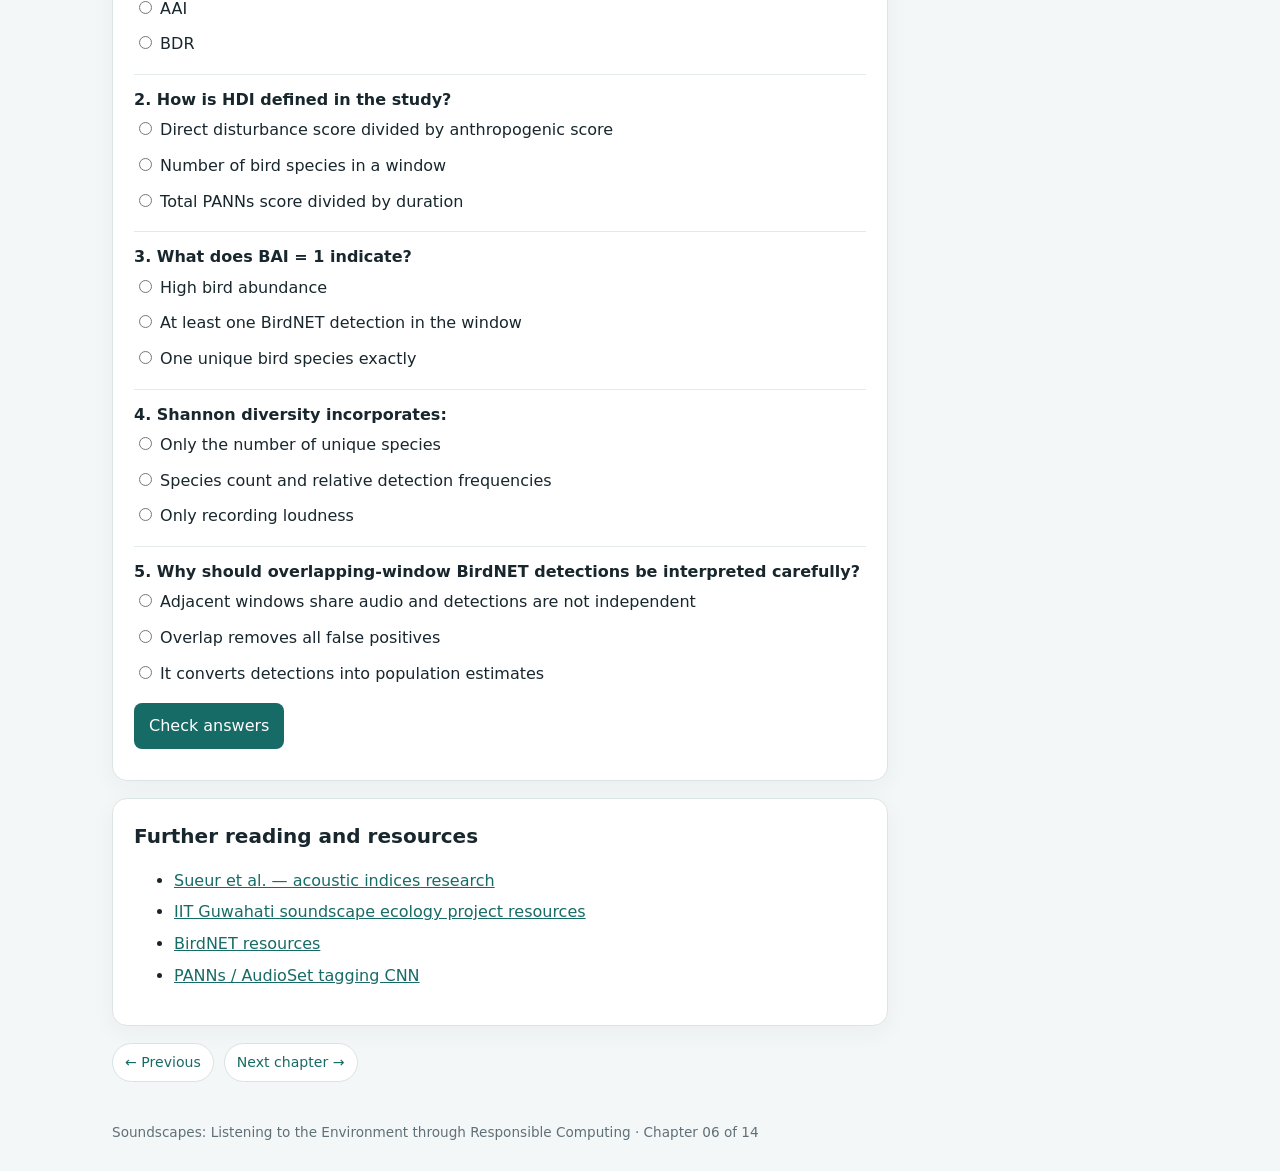
<file: modules/module-06.html>
<!doctype html>
<html lang="en">
<head>
<meta charset="utf-8"><meta name="viewport" content="width=device-width,initial-scale=1">
<title>Chapter 06: Soundscape Ecology and Acoustic Indices</title>
<link rel="stylesheet" href="../assets/style.css">
<style>
.table-wrap{overflow-x:auto;margin:1rem 0}table.indices{width:100%;border-collapse:collapse;font-size:.94rem}table.indices th,table.indices td{padding:.72rem .78rem;border:1px solid #d9e1dc;text-align:left;vertical-align:top}table.indices th{background:#eaf1ec}table.indices tr:nth-child(even){background:#f7f9f7}.formula{font-family:ui-monospace,SFMono-Regular,Consolas,monospace;background:#f1f4f2;padding:.12rem .3rem;border-radius:4px;white-space:normal}.note{border-left:4px solid #547b63;background:#f0f5f1;padding:1rem;margin:1rem 0}.small{font-size:.9rem;color:#59665d}.pilltag{display:inline-block;border:1px solid #cbd8ce;border-radius:20px;padding:.18rem .55rem;font-size:.78rem;margin:.15rem}
</style>
</head>
<body>
<header><small>Soundscapes · Responsible Computing · Chapter 06</small><h1>Soundscape Ecology and Acoustic Indices</h1><p>From acoustic measurements to semantic indicators of environmental soundscape activity</p></header>
<div class="wrap"><nav class="nav"><a href="../index.html">← Course home</a><span class="pill">60 minutes</span><span class="pill">Reading · Practice · Reflection</span></nav>
<div class="grid"><main>
<section class="card"><span class="tag">Learning objectives</span><h2>By the end of this chapter, you should be able to</h2><ul>
<li>Explain why soundscape studies use numerical indices to summarise recordings.</li><li>Distinguish conventional acoustic indices from the semantic indices used in this study.</li><li>Explain all seven study measures: AAI, NSI, HDI, BAI, species richness, Shannon diversity and BDR.</li><li>Describe how PANNs category scores and BirdNET detections contribute to the measures.</li><li>Interpret window-level values cautiously and identify limitations of automated soundscape assessment.</li></ul></section>
<section class="card"><h2>One-hour learning plan</h2><div class="time"><div><strong>15 min</strong>Guided reading</div><div><strong>30 min</strong>Practical activity</div><div><strong>15 min</strong>Reflection and quiz</div></div></section>
<section class="card"><h2>Part 1 · Guided reading <span class="muted">— 15 minutes</span></h2>
<div class="item"><h3>1. Why quantify a soundscape?</h3><p>A soundscape is the acoustic environment as it is experienced, observed or recorded in a particular place and time. Environmental recordings can contain <b>biophony</b> (sounds produced by living organisms), <b>geophony</b> (non-biological natural sounds such as wind and water) and <b>anthrophony</b> (sounds associated with human activity).</p><p>Long recordings are difficult to compare by listening alone. Indices condense selected properties of the audio or model detections into numerical values. They help describe patterns across sites and times, but they do not independently establish ecological condition, biodiversity or ecosystem health.</p></div>
<div class="item"><h3>2. Two different approaches: acoustic indices and semantic indices</h3><p><b>Conventional acoustic indices</b> are calculated from properties of the audio signal, such as temporal variation in amplitude or the distribution of energy across frequency bands. Examples in ecoacoustic literature include ACI, ADI, AEI, BI and NDSI. Their definitions and implementation details can vary across software and parameter settings.</p><p><b>The indices used in the soundscape study for this course</b> are semantic or detection-derived measures. They are calculated from PANNs sound-event predictions mapped to broad sound categories and BirdNET bird detections. The study reports seven measures, listed in the table below. Do not confuse these seven study measures with the conventional acoustic indices listed above.</p></div>
<div class="item"><h3>3. The analysis workflow behind the study measures</h3><ol><li>The recording is divided into short, overlapping analysis windows. In the current project configuration, each analysis window is <b>2 seconds</b>, with a <b>1.5-second stride</b>.</li><li>PANNs analyses the audio and returns sound-event labels with confidence scores. The labels are mapped to broader categories, including Bird, Mammal, Amphibian, Insect, Water, Weather and Anthropogenic.</li><li>BirdNET independently analyses the audio to identify candidate bird species and their temporal occurrences.</li><li>BirdNET detections are cleaned and aligned with the PANNs analysis windows.</li><li>The seven measures are calculated for each window and stored alongside detections, categories and temporal metadata.</li></ol><p class="small">PANNs and BirdNET provide complementary information: PANNs describes a broad range of acoustic events, while BirdNET provides bird-species-level detections.</p></div>
<div class="item"><h3>4. The seven indices and measures used in the study</h3><p>The table gives the study's operational meaning and calculation. PANNs scores are model confidence scores aggregated according to the project's category mapping; they are not calibrated measurements of acoustic energy or sound pressure.</p>
<div class="table-wrap"><table class="indices"><thead><tr><th>Measure</th><th>Full name</th><th>What it represents</th><th>Operational calculation in the study</th><th>How to interpret it</th></tr></thead><tbody>
<tr><td><b>AAI</b></td><td>Anthropogenic Activity Index</td><td>Proportion of detected PANNs activity assigned to the Anthropogenic category.</td><td><span class="formula">anthropogenic score ÷ total mapped PANNs score</span></td><td>Higher values indicate a larger anthropogenic share of the model-detected activity in that window.</td></tr>
<tr><td><b>NSI</b></td><td>Natural Sound Index</td><td>Proportion of detected PANNs activity assigned to natural sound categories: Bird, Mammal, Amphibian, Insect, Water and Weather.</td><td><span class="formula">sum of natural-category scores ÷ total mapped PANNs score</span></td><td>Higher values indicate a larger natural-category share. It is not a direct measure of biodiversity.</td></tr>
<tr><td><b>HDI</b></td><td>Human Disturbance Index</td><td>Share of the anthropogenic component contributed by labels explicitly classified as direct human-disturbance sounds.</td><td><span class="formula">direct-disturbance label score ÷ anthropogenic score</span>; bounded to 0–1.</td><td>Higher values indicate that more of the anthropogenic component is represented by direct disturbance labels. It is distinct from AAI.</td></tr>
<tr><td><b>BAI</b></td><td>Bird Activity Index</td><td>Whether BirdNET detected at least one bird in the analysis window.</td><td><span class="formula">1 if one or more BirdNET detections; otherwise 0</span></td><td>A binary indicator: 1 means bird activity was detected; 0 means none was detected by the model in that window.</td></tr>
<tr><td><b>Richness</b></td><td>Bird Species Richness</td><td>Number of unique bird species detected in the window.</td><td><span class="formula">count of unique BirdNET common_name values</span></td><td>Higher values mean more distinct species labels were detected in that window. This is detected richness, not a complete inventory of species present.</td></tr>
<tr><td><b>Shannon</b></td><td>Shannon Diversity Index</td><td>Diversity of bird detections, accounting for the number of detected species and their relative detection frequencies.</td><td><span class="formula">H′ = −Σ pᵢ ln(pᵢ)</span>, where pᵢ is the proportion of detections assigned to species i.</td><td>Higher values indicate a more diverse and/or more even distribution of detected species. It depends on the detection process and window duration.</td></tr>
<tr><td><b>BDR</b></td><td>Bird Detection Rate</td><td>Number of BirdNET detections per second of analysis window.</td><td><span class="formula">number of BirdNET detections ÷ window duration</span>. For a 2-second window, detections are divided by 2.</td><td>Higher values indicate more model detections per second. It is not a bird abundance estimate or an independent count of vocalisations.</td></tr>
</tbody></table></div>
<div class="note"><b>Important distinction between AAI and HDI:</b> AAI asks, “How much of the detected soundscape activity is anthropogenic?” HDI asks, “Within the anthropogenic component, how much is represented by the project's direct human-disturbance labels?” The direct-disturbance labels include speech/conversation, vehicles and road traffic, engines, aircraft/helicopters, trains, boats, music, radio and television.</div>
</div>
<div class="item"><h3>5. How the measures complement one another</h3><ul><li><b>AAI and NSI</b> describe the relative balance of anthropogenic and natural model-detected activity.</li><li><b>HDI</b> provides a more specific view of the direct human-disturbance component within anthropogenic detections.</li><li><b>BAI</b> indicates whether any bird detection occurred, while <b>Richness</b> and <b>Shannon</b> describe the detected species set and its distribution.</li><li><b>BDR</b> expresses the number of BirdNET detections relative to the analysis-window duration.</li></ul><p>Reading the measures together provides a richer description than relying on a single number. For example, a window can have BAI = 1 but low richness if only one species is detected.</p></div>
<div class="item"><h3>6. Limitations and responsible interpretation</h3><ul><li><b>Model confidence is not physical sound energy.</b> PANNs scores are model outputs; summing them creates a project-specific indicator, not a calibrated acoustic proportion.</li><li><b>Category mapping matters.</b> Results depend on which AudioSet labels are assigned to natural or anthropogenic categories and which labels are designated as direct disturbance.</li><li><b>Detection is not presence/absence certainty.</b> A zero BirdNET detection does not prove that birds were absent; quiet calls, masking, distance and model errors can affect detection.</li><li><b>Overlapping windows are not independent.</b> With 2-second windows and a 1.5-second stride, adjacent windows share audio. Repeated detections across windows should not be treated as independent calls or population counts.</li><li><b>Window-level diversity is local in time.</b> Shannon diversity and richness from a 2-second window can be sparse and sensitive to a single detection. Longer aggregations may be more stable, but should be reported clearly.</li><li><b>Indices are not ecosystem-health scores.</b> Wind, rain, microphone characteristics, recorder gain, habitat structure and seasonal activity can influence the recording and model outputs.</li></ul></div>
</section>
<section class="card"><h2>Part 2 · Practical activity <span class="muted">— 30 minutes</span></h2><h3>Interpret a set of window-level measures</h3><p>Use the illustrative examples below. These numbers are invented for teaching and are not results from the research dataset.</p>
<div class="table-wrap"><table class="indices"><thead><tr><th>Window</th><th>AAI</th><th>NSI</th><th>HDI</th><th>BAI</th><th>Richness</th><th>Shannon</th><th>BDR (s⁻¹)</th></tr></thead><tbody><tr><td>A</td><td>0.10</td><td>0.82</td><td>0.60</td><td>1</td><td>3</td><td>1.04</td><td>1.00</td></tr><tr><td>B</td><td>0.75</td><td>0.18</td><td>0.90</td><td>0</td><td>0</td><td>0.00</td><td>0.00</td></tr><tr><td>C</td><td>0.35</td><td>0.55</td><td>0.20</td><td>1</td><td>1</td><td>0.00</td><td>0.50</td></tr></tbody></table></div>
<ol><li>Identify the window with the largest anthropogenic share and explain your reasoning.</li><li>Compare AAI and HDI. Why are they not interchangeable?</li><li>Which window has the greatest detected bird richness? What does BAI add to that information?</li><li>Explain why a BDR of 1.00 s⁻¹ should not be interpreted as one bird per second in the environment.</li><li>List two additional checks you would make before comparing two real recording sites.</li></ol>
<div class="call"><b>Suggested output:</b> A short interpretation table with one or two sentences per window, followed by a paragraph describing at least three limitations.</div>
</section>
<section class="card"><h2>Part 3 · Reflection and knowledge check <span class="muted">— 15 minutes</span></h2><h3>Reflection prompts</h3><ul><li>What information is gained by running PANNs and BirdNET in parallel rather than relying on one classifier?</li><li>Why should model detections be described as detected activity rather than absolute abundance?</li><li>How might the interpretation change when measures are aggregated from 2-second windows to 1-minute or 1-hour periods?</li></ul>
<h3>Quick knowledge check</h3><form id="quiz">
<div class="quizitem"><strong>1. Which measure represents the anthropogenic share of mapped PANNs activity?</strong><label class="option"><input required type="radio" name="q0" value="0"> NSI</label><label class="option"><input type="radio" name="q0" value="1"> AAI</label><label class="option"><input type="radio" name="q0" value="2"> BDR</label></div>
<div class="quizitem"><strong>2. How is HDI defined in the study?</strong><label class="option"><input required type="radio" name="q1" value="0"> Direct disturbance score divided by anthropogenic score</label><label class="option"><input type="radio" name="q1" value="1"> Number of bird species in a window</label><label class="option"><input type="radio" name="q1" value="2"> Total PANNs score divided by duration</label></div>
<div class="quizitem"><strong>3. What does BAI = 1 indicate?</strong><label class="option"><input required type="radio" name="q2" value="0"> High bird abundance</label><label class="option"><input type="radio" name="q2" value="1"> At least one BirdNET detection in the window</label><label class="option"><input type="radio" name="q2" value="2"> One unique bird species exactly</label></div>
<div class="quizitem"><strong>4. Shannon diversity incorporates:</strong><label class="option"><input required type="radio" name="q3" value="0"> Only the number of unique species</label><label class="option"><input type="radio" name="q3" value="1"> Species count and relative detection frequencies</label><label class="option"><input type="radio" name="q3" value="2"> Only recording loudness</label></div>
<div class="quizitem"><strong>5. Why should overlapping-window BirdNET detections be interpreted carefully?</strong><label class="option"><input required type="radio" name="q4" value="0"> Adjacent windows share audio and detections are not independent</label><label class="option"><input type="radio" name="q4" value="1"> Overlap removes all false positives</label><label class="option"><input type="radio" name="q4" value="2"> It converts detections into population estimates</label></div>
<button type="button" onclick="grade()">Check answers</button><div id="result" class="result" aria-live="polite"></div></form></section>
<section class="card"><h2>Further reading and resources</h2><ul><li><a href="https://doi.org/10.1111/j.2041-210X.2013.00350.x" target="_blank" rel="noopener">Sueur et al. — acoustic indices research</a></li><li><a href="https://github.com/iitg-soundscape-ecology/" target="_blank" rel="noopener">IIT Guwahati soundscape ecology project resources</a></li><li><a href="https://github.com/kahst/BirdNET-Analyzer" target="_blank" rel="noopener">BirdNET resources</a></li><li><a href="https://github.com/qiuqiangkong/audioset_tagging_cnn" target="_blank" rel="noopener">PANNs / AudioSet tagging CNN</a></li></ul></section>
<nav class="nav"><a href="module-05.html">← Previous</a><a href="module-07.html">Next chapter →</a></nav>
</main><aside class="side"><section class="card"><h2>In this chapter</h2><ul><li><a href="#">Why quantify soundscapes?</a></li><li>Acoustic vs semantic indices</li><li>Seven study measures</li><li>Interpretation and limitations</li><li>Practical activity</li><li>Knowledge check</li></ul><h2>Course chapters</h2><ul><li><a href="module-01.html">01. Introduction to Mozilla RCC and Responsible Computing</a></li><li><a href="module-02.html">02. Introduction to Soundscapes and Soundscape Ecology</a></li><li><a href="module-03.html">03. Fundamentals of Acoustics</a></li><li><a href="module-04.html">04. Soundscape Recording and Data Acquisition</a></li><li><a href="module-05.html">05. Hardware Development of Autonomous Soundscape Devices</a></li><li><a class="current" href="module-06.html">06. Soundscape Ecology and Acoustic Indices</a></li><li><a href="module-07.html">07. Digital Signal Processing for Soundscape Analysis</a></li><li><a href="module-08.html">08. AI and Machine Learning for Environmental Sound</a></li><li><a href="module-09.html">09. Practical Use of PANNs and BirdNET in Soundscape Analysis</a></li><li><a href="module-10.html">10. Computational Soundscape Analysis and Pipeline Development</a></li><li><a href="module-11.html">11. Semantic Soundscape Indices and Ecological Interpretation</a></li><li><a href="module-12.html">12. Soundscape Visualisation and Geospatial Analysis</a></li><li><a href="module-13.html">13. Responsible Computing in Environmental AI</a></li><li><a href="module-14.html">14. Applications, Research and Future Directions</a></li></ul></section></aside></div></div>
<footer>Soundscapes: Listening to the Environment through Responsible Computing · Chapter 06 of 14</footer>
<script>const answers=[1,0,1,1,0];function grade(){const f=document.getElementById('quiz');let s=0;for(let i=0;i<answers.length;i++){const v=f.querySelector('input[name="q'+i+'"]:checked');if(v&&Number(v.value)===answers[i])s++;}document.getElementById('result').textContent='You scored '+s+' out of '+answers.length+'. '+(s===answers.length?'Excellent work!':'Review the chapter and try again.');}</script>
</body></html>
</file>
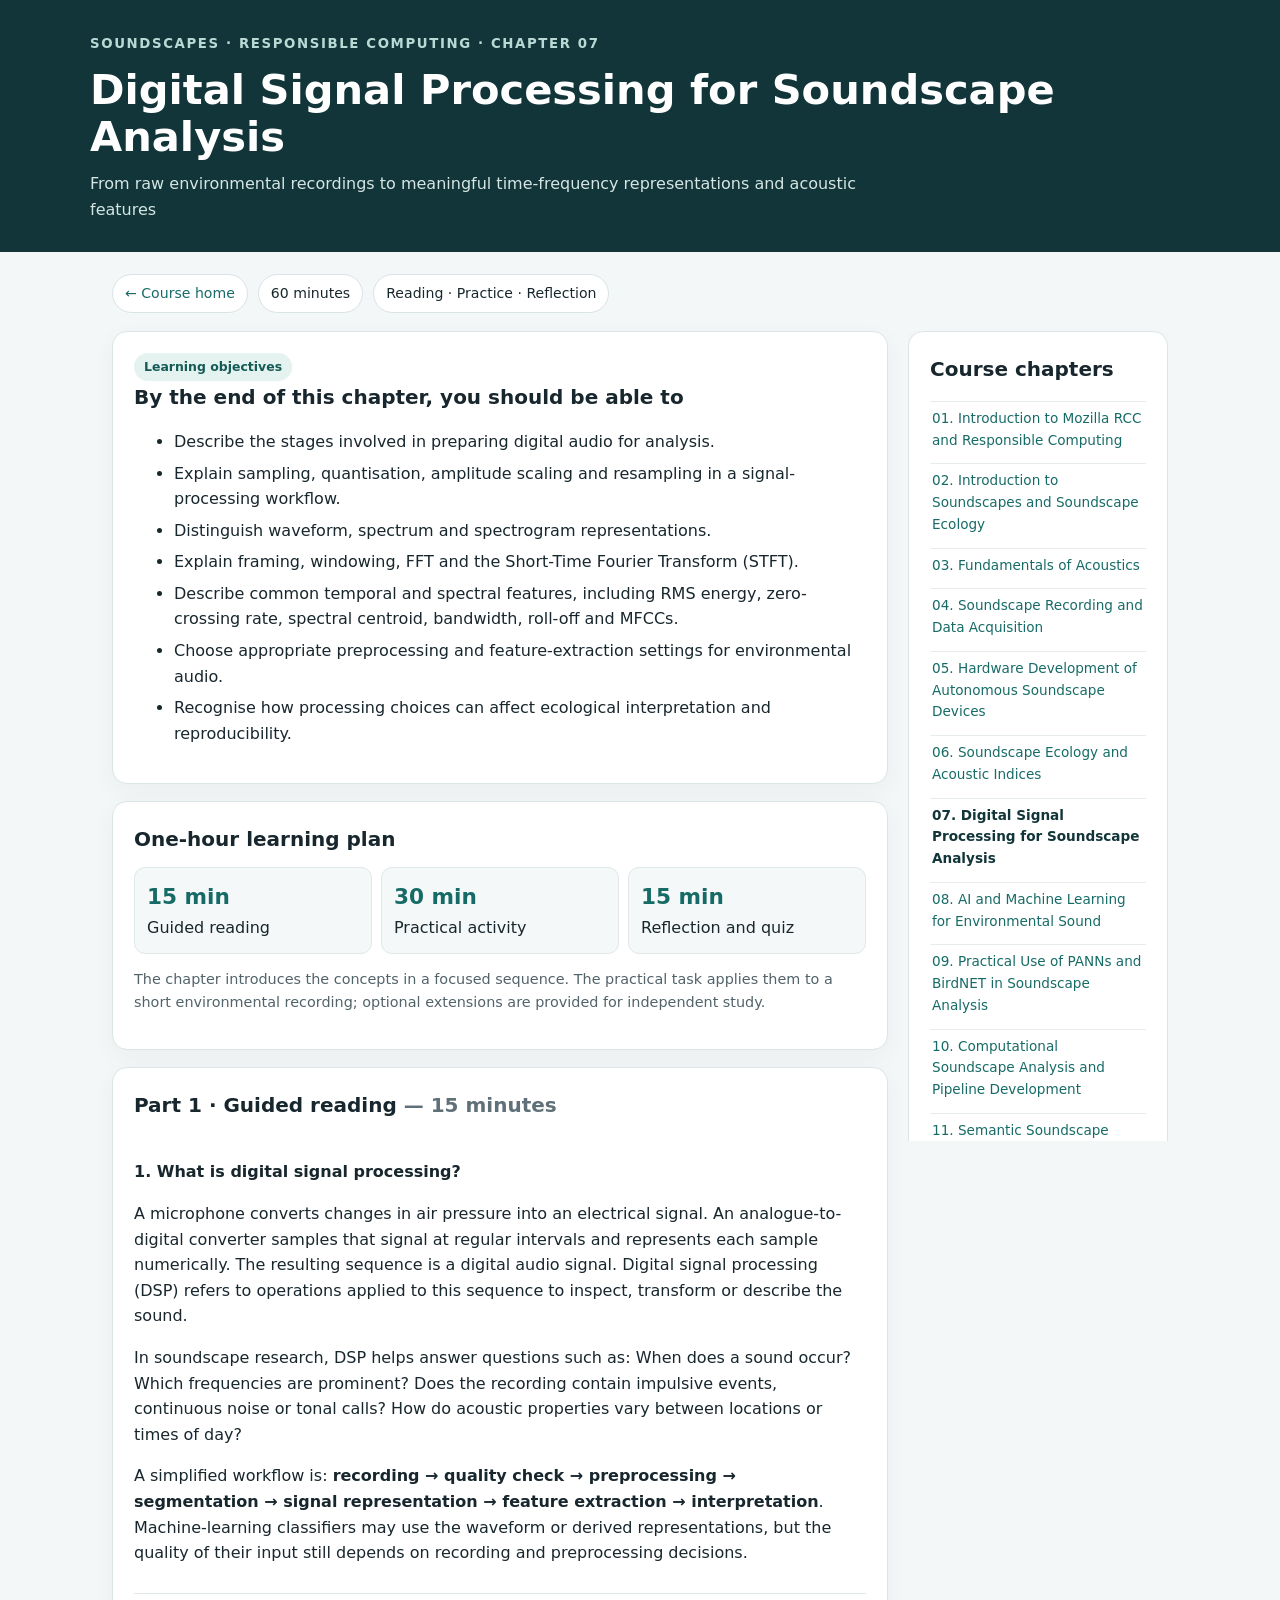
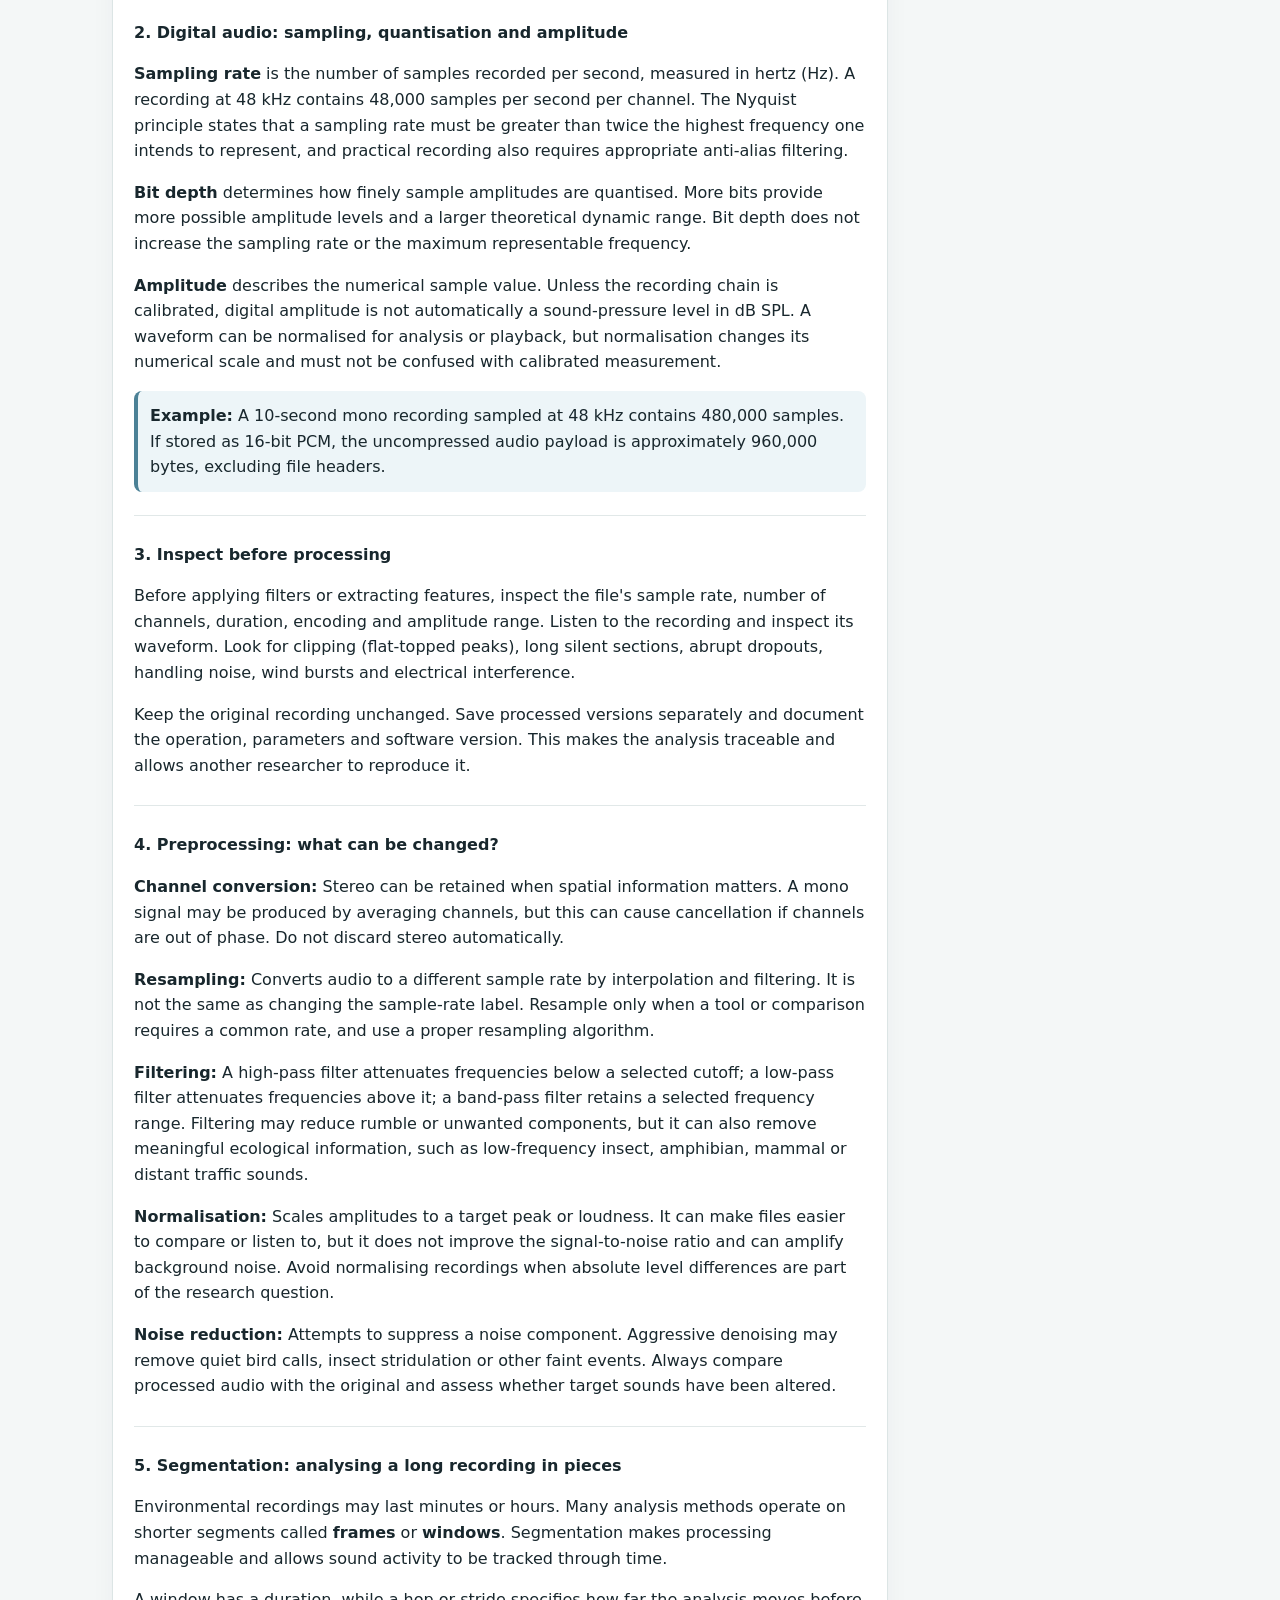
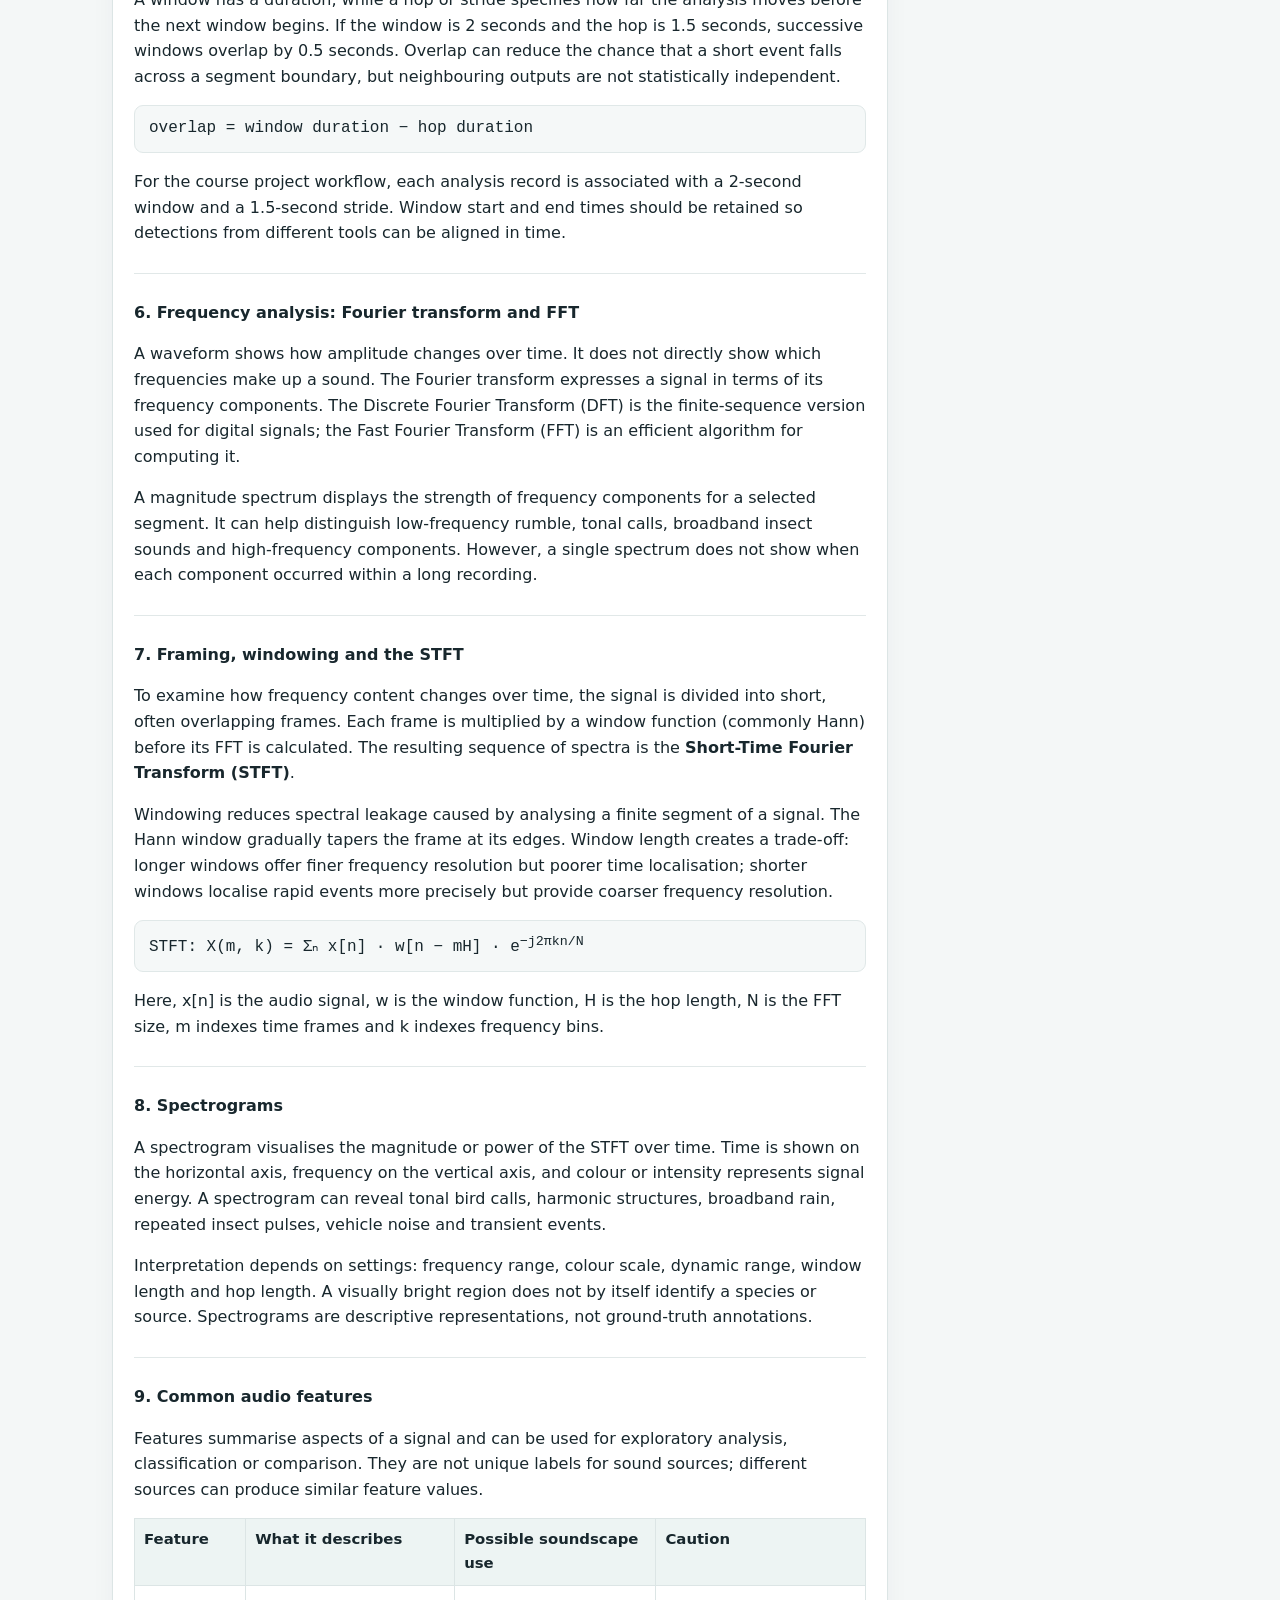
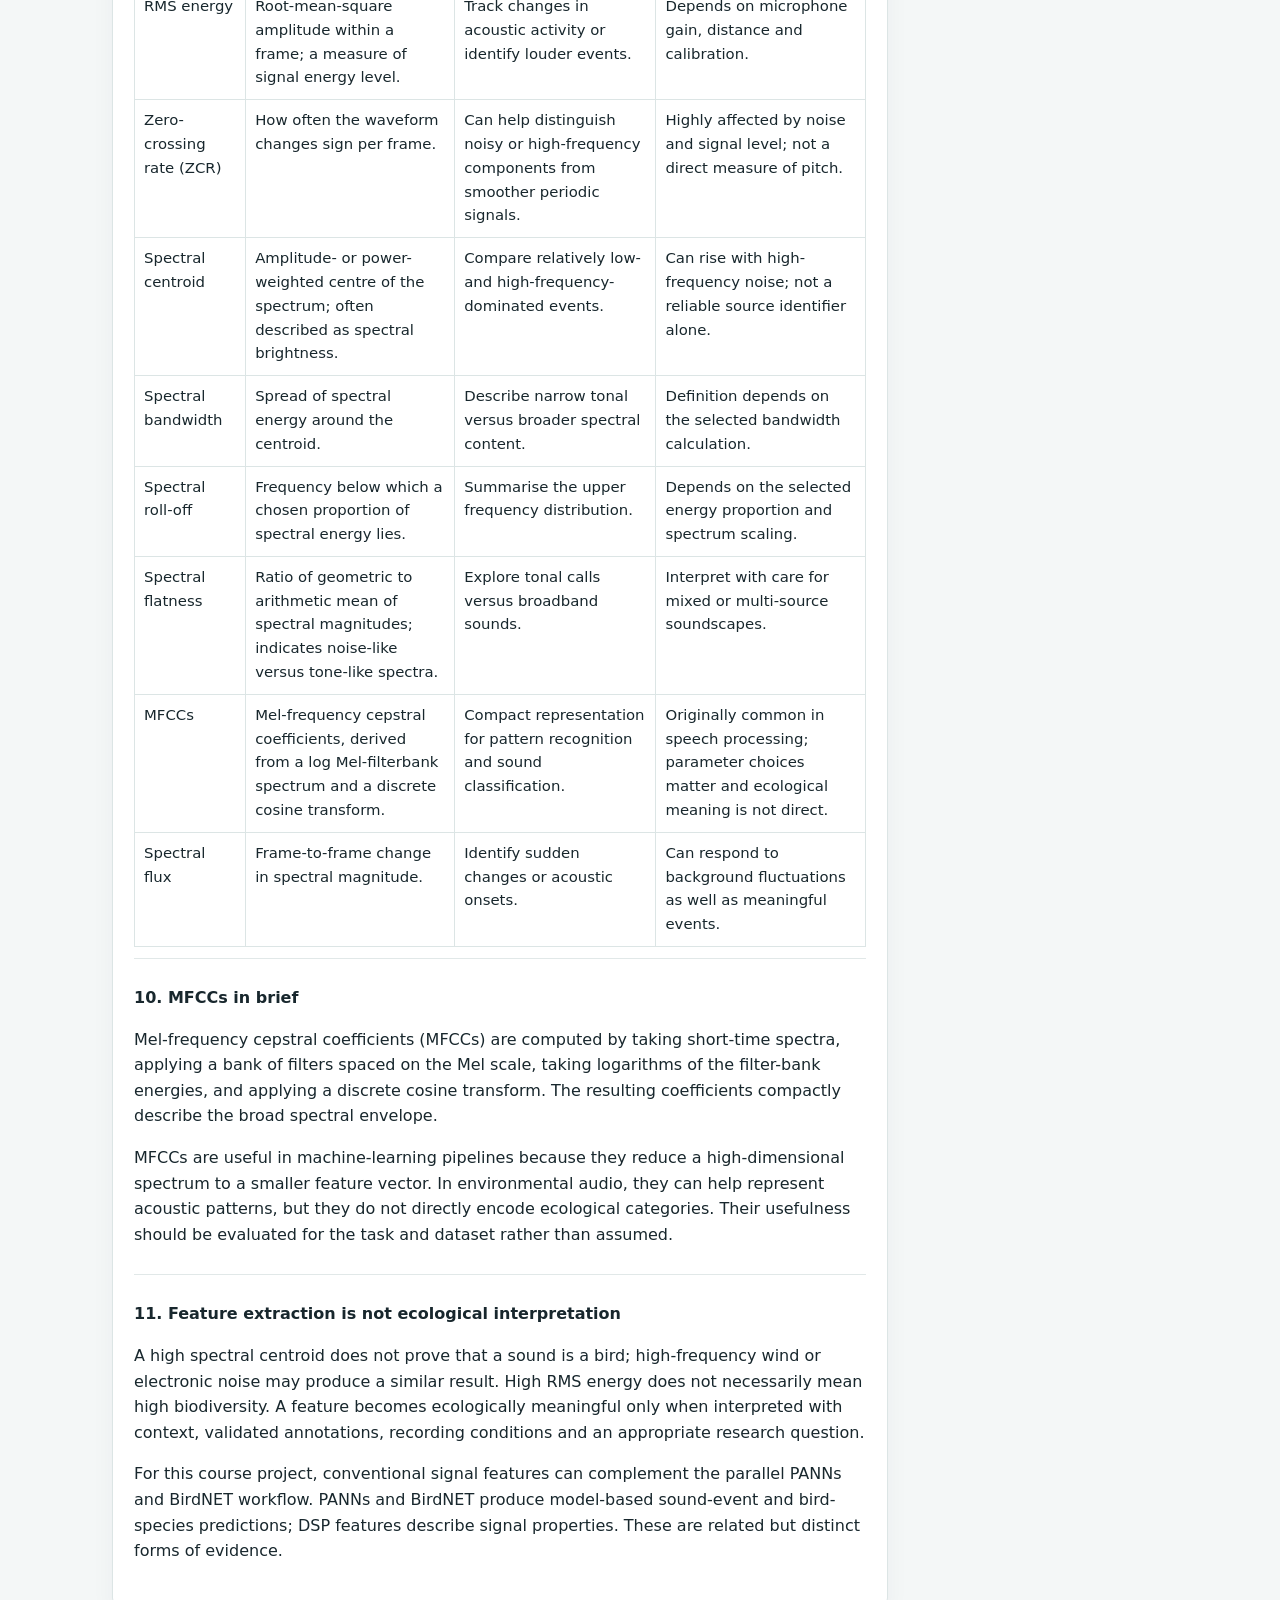
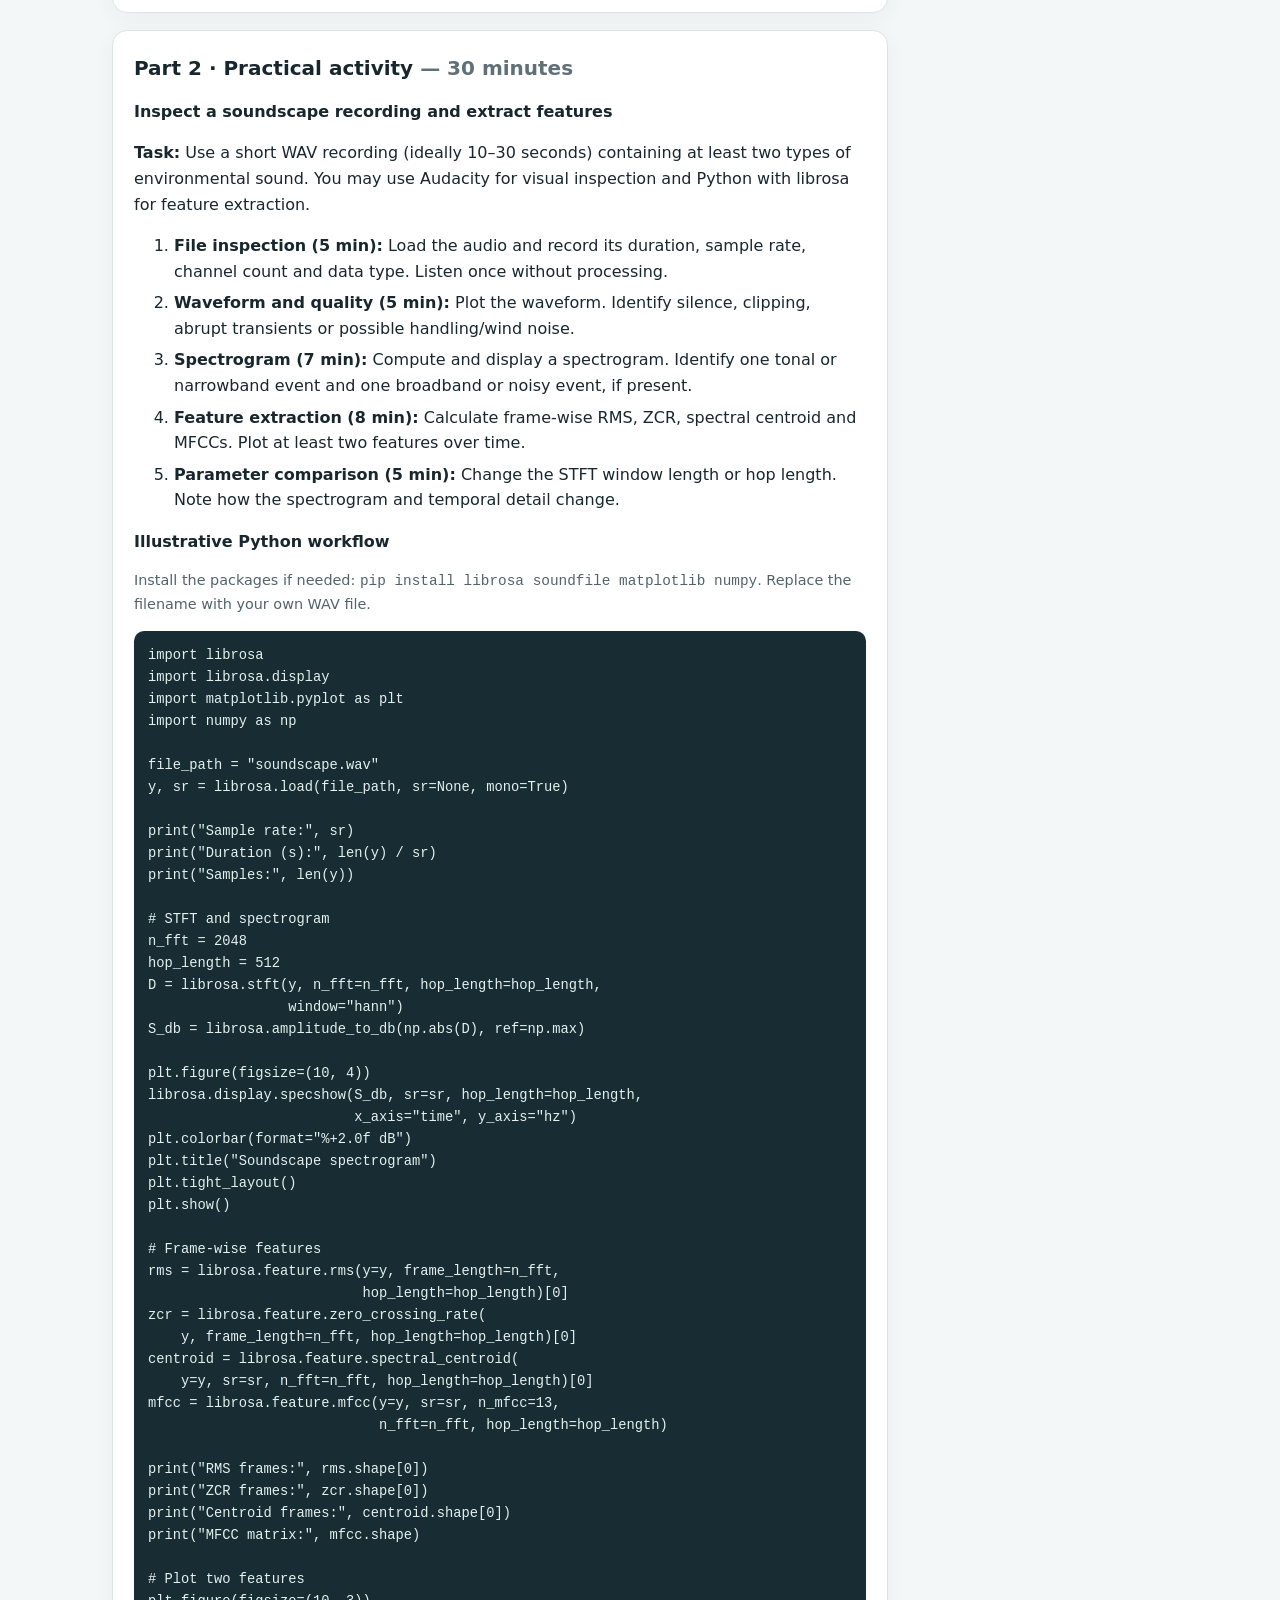
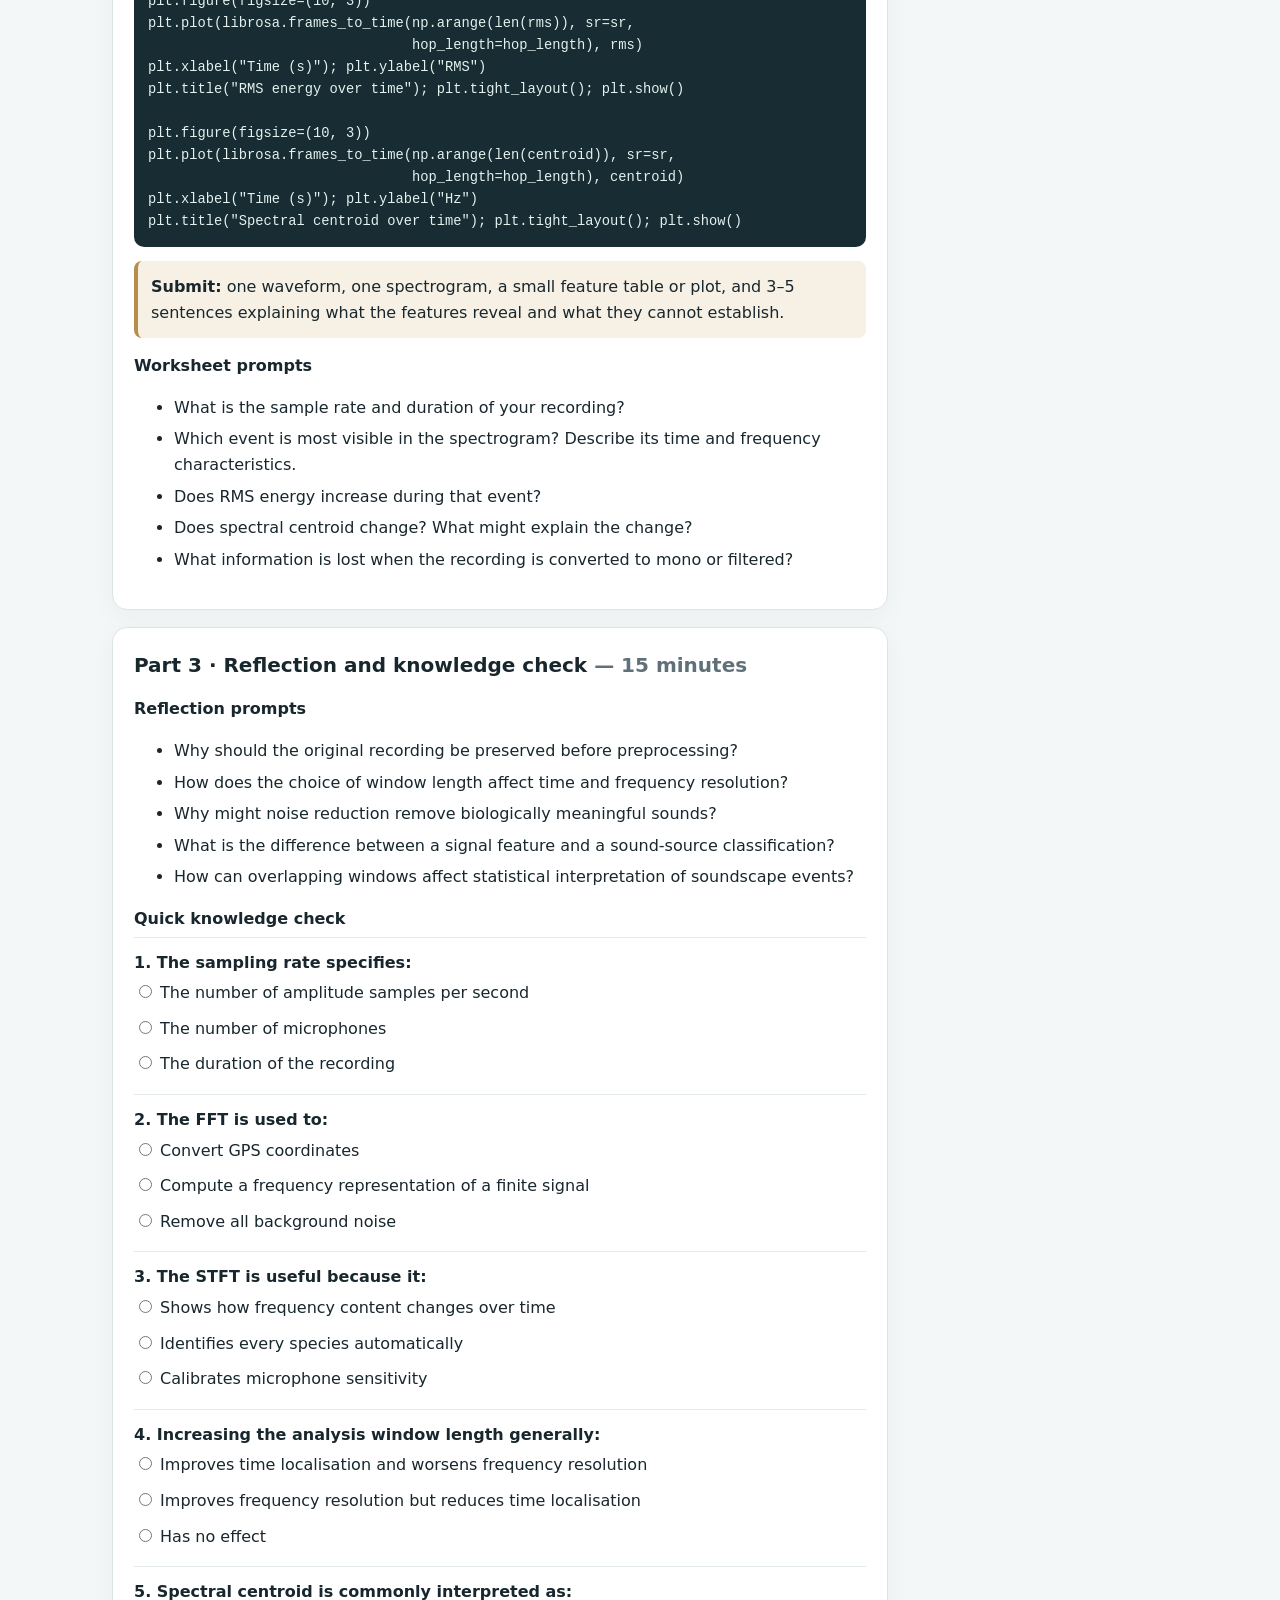
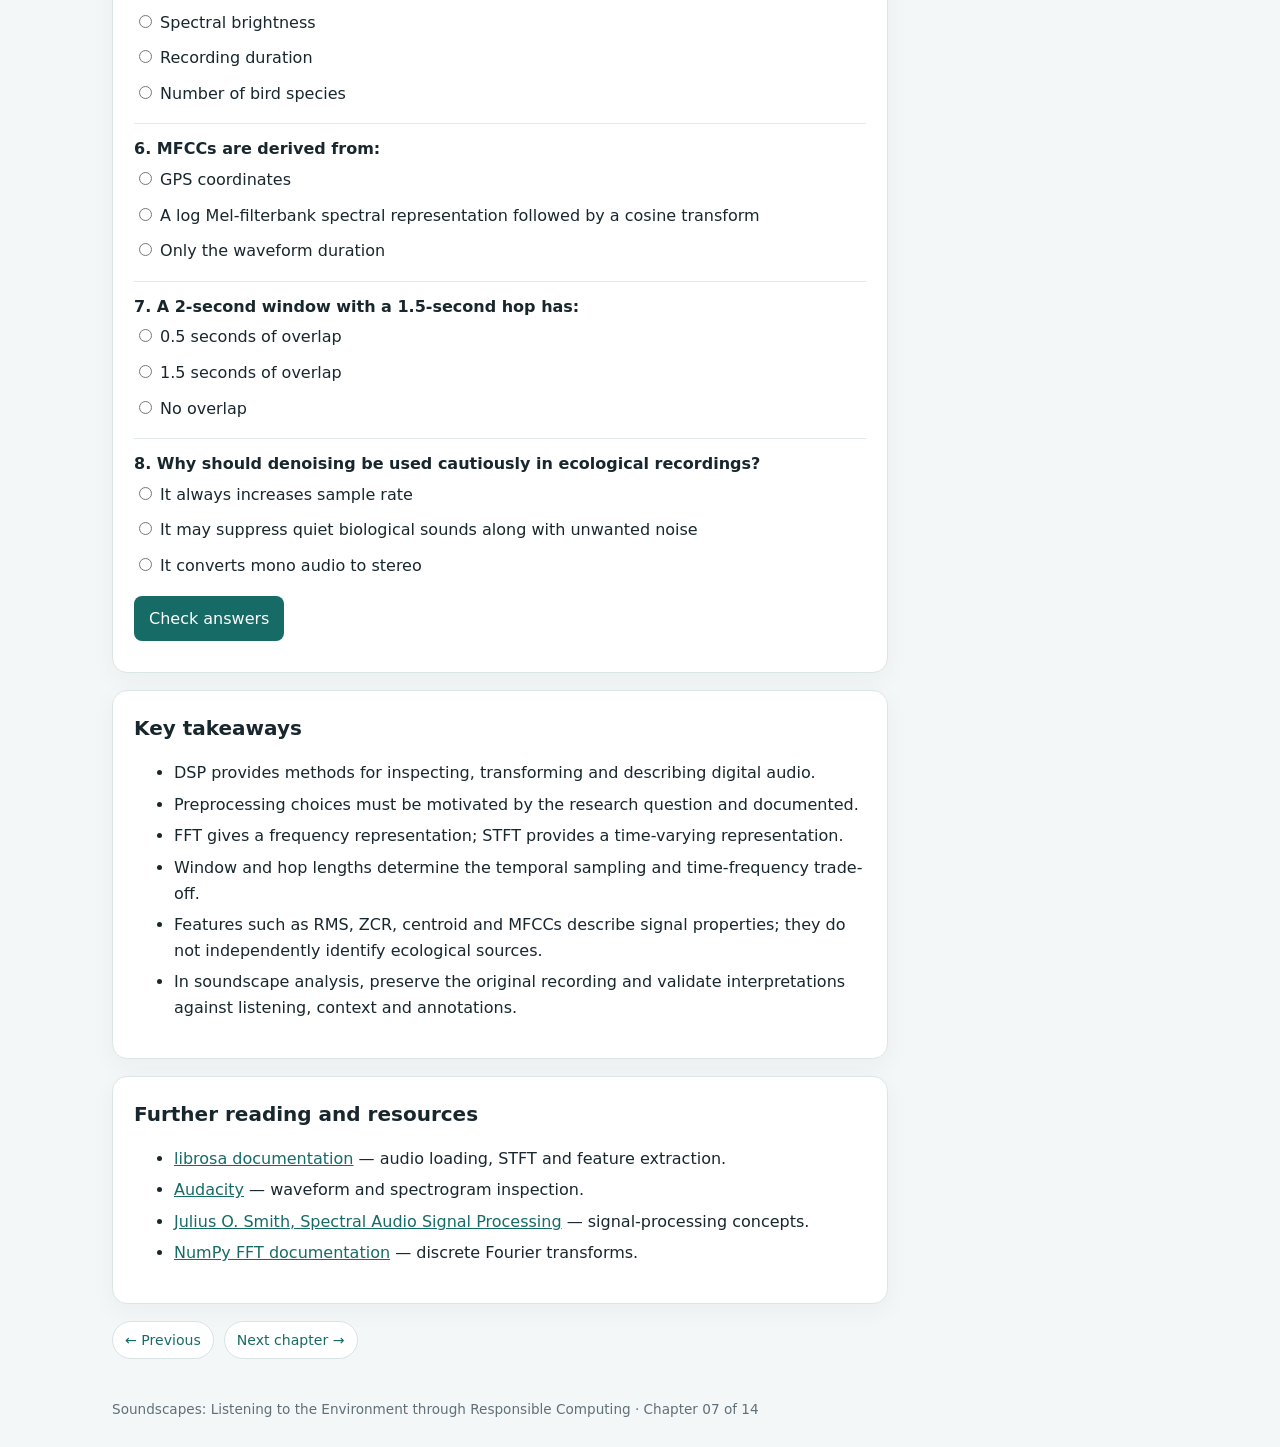
<file: modules/module-07.html>
<!doctype html>
<html lang="en"><head><meta charset="utf-8"><meta name="viewport" content="width=device-width,initial-scale=1"><title>Chapter 07: Digital Signal Processing for Soundscape Analysis</title><link rel="stylesheet" href="../assets/style.css"><style>
.formula{background:#f5f8f8;border:1px solid #e0e8e8;border-radius:9px;padding:10px 14px;margin:10px 0;font-family:ui-monospace,SFMono-Regular,Consolas,monospace;overflow-x:auto}.table-wrap{overflow-x:auto}table{border-collapse:collapse;width:100%;font-size:.93rem}th,td{border:1px solid #dce5e5;padding:9px;text-align:left;vertical-align:top}th{background:#edf4f3}.note{background:#edf5f8;border-left:4px solid #4b8196;padding:12px;border-radius:8px;margin:12px 0}pre{white-space:pre-wrap;overflow-wrap:anywhere;background:#172d33;color:#e4f1ee;border-radius:10px;padding:14px;font-size:.86rem;overflow-x:auto}.small{font-size:.9rem;color:#52636a}.tag2{display:inline-block;background:#eef1f7;color:#40536e;border-radius:6px;padding:2px 7px;font-size:.8rem}
</style></head><body>
<header><small>Soundscapes · Responsible Computing · Chapter 07</small><h1>Digital Signal Processing for Soundscape Analysis</h1><p>From raw environmental recordings to meaningful time-frequency representations and acoustic features</p></header>
<div class="wrap"><nav class="nav"><a href="../index.html">← Course home</a><span class="pill">60 minutes</span><span class="pill">Reading · Practice · Reflection</span></nav><div class="grid"><main>
<section class="card"><span class="tag">Learning objectives</span><h2>By the end of this chapter, you should be able to</h2><ul><li>Describe the stages involved in preparing digital audio for analysis.</li><li>Explain sampling, quantisation, amplitude scaling and resampling in a signal-processing workflow.</li><li>Distinguish waveform, spectrum and spectrogram representations.</li><li>Explain framing, windowing, FFT and the Short-Time Fourier Transform (STFT).</li><li>Describe common temporal and spectral features, including RMS energy, zero-crossing rate, spectral centroid, bandwidth, roll-off and MFCCs.</li><li>Choose appropriate preprocessing and feature-extraction settings for environmental audio.</li><li>Recognise how processing choices can affect ecological interpretation and reproducibility.</li></ul></section>
<section class="card"><h2>One-hour learning plan</h2><div class="time"><div><strong>15 min</strong>Guided reading</div><div><strong>30 min</strong>Practical activity</div><div><strong>15 min</strong>Reflection and quiz</div></div><p class="small">The chapter introduces the concepts in a focused sequence. The practical task applies them to a short environmental recording; optional extensions are provided for independent study.</p></section>
<section class="card"><h2>Part 1 · Guided reading <span class="muted">— 15 minutes</span></h2>
<div class="item"><h3>1. What is digital signal processing?</h3><p>A microphone converts changes in air pressure into an electrical signal. An analogue-to-digital converter samples that signal at regular intervals and represents each sample numerically. The resulting sequence is a digital audio signal. Digital signal processing (DSP) refers to operations applied to this sequence to inspect, transform or describe the sound.</p><p>In soundscape research, DSP helps answer questions such as: When does a sound occur? Which frequencies are prominent? Does the recording contain impulsive events, continuous noise or tonal calls? How do acoustic properties vary between locations or times of day?</p><p>A simplified workflow is: <b>recording → quality check → preprocessing → segmentation → signal representation → feature extraction → interpretation</b>. Machine-learning classifiers may use the waveform or derived representations, but the quality of their input still depends on recording and preprocessing decisions.</p></div>
<div class="item"><h3>2. Digital audio: sampling, quantisation and amplitude</h3><p><b>Sampling rate</b> is the number of samples recorded per second, measured in hertz (Hz). A recording at 48 kHz contains 48,000 samples per second per channel. The Nyquist principle states that a sampling rate must be greater than twice the highest frequency one intends to represent, and practical recording also requires appropriate anti-alias filtering.</p><p><b>Bit depth</b> determines how finely sample amplitudes are quantised. More bits provide more possible amplitude levels and a larger theoretical dynamic range. Bit depth does not increase the sampling rate or the maximum representable frequency.</p><p><b>Amplitude</b> describes the numerical sample value. Unless the recording chain is calibrated, digital amplitude is not automatically a sound-pressure level in dB SPL. A waveform can be normalised for analysis or playback, but normalisation changes its numerical scale and must not be confused with calibrated measurement.</p><div class="note"><b>Example:</b> A 10-second mono recording sampled at 48 kHz contains 480,000 samples. If stored as 16-bit PCM, the uncompressed audio payload is approximately 960,000 bytes, excluding file headers.</div></div>
<div class="item"><h3>3. Inspect before processing</h3><p>Before applying filters or extracting features, inspect the file's sample rate, number of channels, duration, encoding and amplitude range. Listen to the recording and inspect its waveform. Look for clipping (flat-topped peaks), long silent sections, abrupt dropouts, handling noise, wind bursts and electrical interference.</p><p>Keep the original recording unchanged. Save processed versions separately and document the operation, parameters and software version. This makes the analysis traceable and allows another researcher to reproduce it.</p></div>
<div class="item"><h3>4. Preprocessing: what can be changed?</h3><p><b>Channel conversion:</b> Stereo can be retained when spatial information matters. A mono signal may be produced by averaging channels, but this can cause cancellation if channels are out of phase. Do not discard stereo automatically.</p><p><b>Resampling:</b> Converts audio to a different sample rate by interpolation and filtering. It is not the same as changing the sample-rate label. Resample only when a tool or comparison requires a common rate, and use a proper resampling algorithm.</p><p><b>Filtering:</b> A high-pass filter attenuates frequencies below a selected cutoff; a low-pass filter attenuates frequencies above it; a band-pass filter retains a selected frequency range. Filtering may reduce rumble or unwanted components, but it can also remove meaningful ecological information, such as low-frequency insect, amphibian, mammal or distant traffic sounds.</p><p><b>Normalisation:</b> Scales amplitudes to a target peak or loudness. It can make files easier to compare or listen to, but it does not improve the signal-to-noise ratio and can amplify background noise. Avoid normalising recordings when absolute level differences are part of the research question.</p><p><b>Noise reduction:</b> Attempts to suppress a noise component. Aggressive denoising may remove quiet bird calls, insect stridulation or other faint events. Always compare processed audio with the original and assess whether target sounds have been altered.</p></div>
<div class="item"><h3>5. Segmentation: analysing a long recording in pieces</h3><p>Environmental recordings may last minutes or hours. Many analysis methods operate on shorter segments called <b>frames</b> or <b>windows</b>. Segmentation makes processing manageable and allows sound activity to be tracked through time.</p><p>A window has a duration, while a hop or stride specifies how far the analysis moves before the next window begins. If the window is 2 seconds and the hop is 1.5 seconds, successive windows overlap by 0.5 seconds. Overlap can reduce the chance that a short event falls across a segment boundary, but neighbouring outputs are not statistically independent.</p><div class="formula">overlap = window duration − hop duration</div><p>For the course project workflow, each analysis record is associated with a 2-second window and a 1.5-second stride. Window start and end times should be retained so detections from different tools can be aligned in time.</p></div>
<div class="item"><h3>6. Frequency analysis: Fourier transform and FFT</h3><p>A waveform shows how amplitude changes over time. It does not directly show which frequencies make up a sound. The Fourier transform expresses a signal in terms of its frequency components. The Discrete Fourier Transform (DFT) is the finite-sequence version used for digital signals; the Fast Fourier Transform (FFT) is an efficient algorithm for computing it.</p><p>A magnitude spectrum displays the strength of frequency components for a selected segment. It can help distinguish low-frequency rumble, tonal calls, broadband insect sounds and high-frequency components. However, a single spectrum does not show when each component occurred within a long recording.</p></div>
<div class="item"><h3>7. Framing, windowing and the STFT</h3><p>To examine how frequency content changes over time, the signal is divided into short, often overlapping frames. Each frame is multiplied by a window function (commonly Hann) before its FFT is calculated. The resulting sequence of spectra is the <b>Short-Time Fourier Transform (STFT)</b>.</p><p>Windowing reduces spectral leakage caused by analysing a finite segment of a signal. The Hann window gradually tapers the frame at its edges. Window length creates a trade-off: longer windows offer finer frequency resolution but poorer time localisation; shorter windows localise rapid events more precisely but provide coarser frequency resolution.</p><div class="formula">STFT: X(m, k) = Σₙ x[n] · w[n − mH] · e<sup>−j2πkn/N</sup></div><p>Here, x[n] is the audio signal, w is the window function, H is the hop length, N is the FFT size, m indexes time frames and k indexes frequency bins.</p></div>
<div class="item"><h3>8. Spectrograms</h3><p>A spectrogram visualises the magnitude or power of the STFT over time. Time is shown on the horizontal axis, frequency on the vertical axis, and colour or intensity represents signal energy. A spectrogram can reveal tonal bird calls, harmonic structures, broadband rain, repeated insect pulses, vehicle noise and transient events.</p><p>Interpretation depends on settings: frequency range, colour scale, dynamic range, window length and hop length. A visually bright region does not by itself identify a species or source. Spectrograms are descriptive representations, not ground-truth annotations.</p></div>
<div class="item"><h3>9. Common audio features</h3><p>Features summarise aspects of a signal and can be used for exploratory analysis, classification or comparison. They are not unique labels for sound sources; different sources can produce similar feature values.</p><div class="table-wrap"><table><thead><tr><th>Feature</th><th>What it describes</th><th>Possible soundscape use</th><th>Caution</th></tr></thead><tbody>
<tr><td>RMS energy</td><td>Root-mean-square amplitude within a frame; a measure of signal energy level.</td><td>Track changes in acoustic activity or identify louder events.</td><td>Depends on microphone gain, distance and calibration.</td></tr>
<tr><td>Zero-crossing rate (ZCR)</td><td>How often the waveform changes sign per frame.</td><td>Can help distinguish noisy or high-frequency components from smoother periodic signals.</td><td>Highly affected by noise and signal level; not a direct measure of pitch.</td></tr>
<tr><td>Spectral centroid</td><td>Amplitude- or power-weighted centre of the spectrum; often described as spectral brightness.</td><td>Compare relatively low- and high-frequency-dominated events.</td><td>Can rise with high-frequency noise; not a reliable source identifier alone.</td></tr>
<tr><td>Spectral bandwidth</td><td>Spread of spectral energy around the centroid.</td><td>Describe narrow tonal versus broader spectral content.</td><td>Definition depends on the selected bandwidth calculation.</td></tr>
<tr><td>Spectral roll-off</td><td>Frequency below which a chosen proportion of spectral energy lies.</td><td>Summarise the upper frequency distribution.</td><td>Depends on the selected energy proportion and spectrum scaling.</td></tr>
<tr><td>Spectral flatness</td><td>Ratio of geometric to arithmetic mean of spectral magnitudes; indicates noise-like versus tone-like spectra.</td><td>Explore tonal calls versus broadband sounds.</td><td>Interpret with care for mixed or multi-source soundscapes.</td></tr>
<tr><td>MFCCs</td><td>Mel-frequency cepstral coefficients, derived from a log Mel-filterbank spectrum and a discrete cosine transform.</td><td>Compact representation for pattern recognition and sound classification.</td><td>Originally common in speech processing; parameter choices matter and ecological meaning is not direct.</td></tr>
<tr><td>Spectral flux</td><td>Frame-to-frame change in spectral magnitude.</td><td>Identify sudden changes or acoustic onsets.</td><td>Can respond to background fluctuations as well as meaningful events.</td></tr>
</tbody></table></div></div>
<div class="item"><h3>10. MFCCs in brief</h3><p>Mel-frequency cepstral coefficients (MFCCs) are computed by taking short-time spectra, applying a bank of filters spaced on the Mel scale, taking logarithms of the filter-bank energies, and applying a discrete cosine transform. The resulting coefficients compactly describe the broad spectral envelope.</p><p>MFCCs are useful in machine-learning pipelines because they reduce a high-dimensional spectrum to a smaller feature vector. In environmental audio, they can help represent acoustic patterns, but they do not directly encode ecological categories. Their usefulness should be evaluated for the task and dataset rather than assumed.</p></div>
<div class="item"><h3>11. Feature extraction is not ecological interpretation</h3><p>A high spectral centroid does not prove that a sound is a bird; high-frequency wind or electronic noise may produce a similar result. High RMS energy does not necessarily mean high biodiversity. A feature becomes ecologically meaningful only when interpreted with context, validated annotations, recording conditions and an appropriate research question.</p><p>For this course project, conventional signal features can complement the parallel PANNs and BirdNET workflow. PANNs and BirdNET produce model-based sound-event and bird-species predictions; DSP features describe signal properties. These are related but distinct forms of evidence.</p></div>
</section>
<section class="card"><h2>Part 2 · Practical activity <span class="muted">— 30 minutes</span></h2><h3>Inspect a soundscape recording and extract features</h3><p><b>Task:</b> Use a short WAV recording (ideally 10–30 seconds) containing at least two types of environmental sound. You may use Audacity for visual inspection and Python with librosa for feature extraction.</p><ol><li><b>File inspection (5 min):</b> Load the audio and record its duration, sample rate, channel count and data type. Listen once without processing.</li><li><b>Waveform and quality (5 min):</b> Plot the waveform. Identify silence, clipping, abrupt transients or possible handling/wind noise.</li><li><b>Spectrogram (7 min):</b> Compute and display a spectrogram. Identify one tonal or narrowband event and one broadband or noisy event, if present.</li><li><b>Feature extraction (8 min):</b> Calculate frame-wise RMS, ZCR, spectral centroid and MFCCs. Plot at least two features over time.</li><li><b>Parameter comparison (5 min):</b> Change the STFT window length or hop length. Note how the spectrogram and temporal detail change.</li></ol>
<h3>Illustrative Python workflow</h3><p class="small">Install the packages if needed: <code>pip install librosa soundfile matplotlib numpy</code>. Replace the filename with your own WAV file.</p><pre><code>import librosa
import librosa.display
import matplotlib.pyplot as plt
import numpy as np

file_path = "soundscape.wav"
y, sr = librosa.load(file_path, sr=None, mono=True)

print("Sample rate:", sr)
print("Duration (s):", len(y) / sr)
print("Samples:", len(y))

# STFT and spectrogram
n_fft = 2048
hop_length = 512
D = librosa.stft(y, n_fft=n_fft, hop_length=hop_length,
                 window="hann")
S_db = librosa.amplitude_to_db(np.abs(D), ref=np.max)

plt.figure(figsize=(10, 4))
librosa.display.specshow(S_db, sr=sr, hop_length=hop_length,
                         x_axis="time", y_axis="hz")
plt.colorbar(format="%+2.0f dB")
plt.title("Soundscape spectrogram")
plt.tight_layout()
plt.show()

# Frame-wise features
rms = librosa.feature.rms(y=y, frame_length=n_fft,
                          hop_length=hop_length)[0]
zcr = librosa.feature.zero_crossing_rate(
    y, frame_length=n_fft, hop_length=hop_length)[0]
centroid = librosa.feature.spectral_centroid(
    y=y, sr=sr, n_fft=n_fft, hop_length=hop_length)[0]
mfcc = librosa.feature.mfcc(y=y, sr=sr, n_mfcc=13,
                            n_fft=n_fft, hop_length=hop_length)

print("RMS frames:", rms.shape[0])
print("ZCR frames:", zcr.shape[0])
print("Centroid frames:", centroid.shape[0])
print("MFCC matrix:", mfcc.shape)

# Plot two features
plt.figure(figsize=(10, 3))
plt.plot(librosa.frames_to_time(np.arange(len(rms)), sr=sr,
                                hop_length=hop_length), rms)
plt.xlabel("Time (s)"); plt.ylabel("RMS")
plt.title("RMS energy over time"); plt.tight_layout(); plt.show()

plt.figure(figsize=(10, 3))
plt.plot(librosa.frames_to_time(np.arange(len(centroid)), sr=sr,
                                hop_length=hop_length), centroid)
plt.xlabel("Time (s)"); plt.ylabel("Hz")
plt.title("Spectral centroid over time"); plt.tight_layout(); plt.show()</code></pre>
<div class="call"><b>Submit:</b> one waveform, one spectrogram, a small feature table or plot, and 3–5 sentences explaining what the features reveal and what they cannot establish.</div>
<h3>Worksheet prompts</h3><ul><li>What is the sample rate and duration of your recording?</li><li>Which event is most visible in the spectrogram? Describe its time and frequency characteristics.</li><li>Does RMS energy increase during that event?</li><li>Does spectral centroid change? What might explain the change?</li><li>What information is lost when the recording is converted to mono or filtered?</li></ul></section>
<section class="card"><h2>Part 3 · Reflection and knowledge check <span class="muted">— 15 minutes</span></h2><h3>Reflection prompts</h3><ul><li>Why should the original recording be preserved before preprocessing?</li><li>How does the choice of window length affect time and frequency resolution?</li><li>Why might noise reduction remove biologically meaningful sounds?</li><li>What is the difference between a signal feature and a sound-source classification?</li><li>How can overlapping windows affect statistical interpretation of soundscape events?</li></ul><h3>Quick knowledge check</h3><form id="quiz">
<div class="quizitem"><strong>1. The sampling rate specifies:</strong><label class="option"><input required type="radio" name="q0" value="0"> The number of amplitude samples per second</label><label class="option"><input type="radio" name="q0" value="1"> The number of microphones</label><label class="option"><input type="radio" name="q0" value="2"> The duration of the recording</label></div>
<div class="quizitem"><strong>2. The FFT is used to:</strong><label class="option"><input required type="radio" name="q1" value="0"> Convert GPS coordinates</label><label class="option"><input type="radio" name="q1" value="1"> Compute a frequency representation of a finite signal</label><label class="option"><input type="radio" name="q1" value="2"> Remove all background noise</label></div>
<div class="quizitem"><strong>3. The STFT is useful because it:</strong><label class="option"><input required type="radio" name="q2" value="0"> Shows how frequency content changes over time</label><label class="option"><input type="radio" name="q2" value="1"> Identifies every species automatically</label><label class="option"><input type="radio" name="q2" value="2"> Calibrates microphone sensitivity</label></div>
<div class="quizitem"><strong>4. Increasing the analysis window length generally:</strong><label class="option"><input required type="radio" name="q3" value="0"> Improves time localisation and worsens frequency resolution</label><label class="option"><input type="radio" name="q3" value="1"> Improves frequency resolution but reduces time localisation</label><label class="option"><input type="radio" name="q3" value="2"> Has no effect</label></div>
<div class="quizitem"><strong>5. Spectral centroid is commonly interpreted as:</strong><label class="option"><input required type="radio" name="q4" value="0"> Spectral brightness</label><label class="option"><input type="radio" name="q4" value="1"> Recording duration</label><label class="option"><input type="radio" name="q4" value="2"> Number of bird species</label></div>
<div class="quizitem"><strong>6. MFCCs are derived from:</strong><label class="option"><input required type="radio" name="q5" value="0"> GPS coordinates</label><label class="option"><input type="radio" name="q5" value="1"> A log Mel-filterbank spectral representation followed by a cosine transform</label><label class="option"><input type="radio" name="q5" value="2"> Only the waveform duration</label></div>
<div class="quizitem"><strong>7. A 2-second window with a 1.5-second hop has:</strong><label class="option"><input required type="radio" name="q6" value="0"> 0.5 seconds of overlap</label><label class="option"><input type="radio" name="q6" value="1"> 1.5 seconds of overlap</label><label class="option"><input type="radio" name="q6" value="2"> No overlap</label></div>
<div class="quizitem"><strong>8. Why should denoising be used cautiously in ecological recordings?</strong><label class="option"><input required type="radio" name="q7" value="0"> It always increases sample rate</label><label class="option"><input type="radio" name="q7" value="1"> It may suppress quiet biological sounds along with unwanted noise</label><label class="option"><input type="radio" name="q7" value="2"> It converts mono audio to stereo</label></div>
<button type="button" onclick="grade()">Check answers</button><div id="result" class="result" aria-live="polite"></div></form></section>
<section class="card"><h2>Key takeaways</h2><ul><li>DSP provides methods for inspecting, transforming and describing digital audio.</li><li>Preprocessing choices must be motivated by the research question and documented.</li><li>FFT gives a frequency representation; STFT provides a time-varying representation.</li><li>Window and hop lengths determine the temporal sampling and time-frequency trade-off.</li><li>Features such as RMS, ZCR, centroid and MFCCs describe signal properties; they do not independently identify ecological sources.</li><li>In soundscape analysis, preserve the original recording and validate interpretations against listening, context and annotations.</li></ul></section>
<section class="card"><h2>Further reading and resources</h2><ul><li><a href="https://librosa.org/doc/latest/index.html" target="_blank" rel="noopener">librosa documentation</a> — audio loading, STFT and feature extraction.</li><li><a href="https://www.audacityteam.org/" target="_blank" rel="noopener">Audacity</a> — waveform and spectrogram inspection.</li><li><a href="https://ccrma.stanford.edu/~jos/" target="_blank" rel="noopener">Julius O. Smith, Spectral Audio Signal Processing</a> — signal-processing concepts.</li><li><a href="https://numpy.org/doc/stable/reference/routines.fft.html" target="_blank" rel="noopener">NumPy FFT documentation</a> — discrete Fourier transforms.</li></ul></section>
<nav class="nav"><a href="module-06.html">← Previous</a><a href="module-08.html">Next chapter →</a></nav>
</main><aside class="side"><section class="card"><h2>Course chapters</h2><ul>
<li><a href="module-01.html">01. Introduction to Mozilla RCC and Responsible Computing</a></li><li><a href="module-02.html">02. Introduction to Soundscapes and Soundscape Ecology</a></li><li><a href="module-03.html">03. Fundamentals of Acoustics</a></li><li><a href="module-04.html">04. Soundscape Recording and Data Acquisition</a></li><li><a href="module-05.html">05. Hardware Development of Autonomous Soundscape Devices</a></li><li><a href="module-06.html">06. Soundscape Ecology and Acoustic Indices</a></li><li><a class="current" href="module-07.html">07. Digital Signal Processing for Soundscape Analysis</a></li><li><a href="module-08.html">08. AI and Machine Learning for Environmental Sound</a></li><li><a href="module-09.html">09. Practical Use of PANNs and BirdNET in Soundscape Analysis</a></li><li><a href="module-10.html">10. Computational Soundscape Analysis and Pipeline Development</a></li><li><a href="module-11.html">11. Semantic Soundscape Indices and Ecological Interpretation</a></li><li><a href="module-12.html">12. Soundscape Visualisation and Geospatial Analysis</a></li><li><a href="module-13.html">13. Responsible Computing in Environmental AI</a></li><li><a href="module-14.html">14. Applications, Research and Future Directions</a></li></ul></section></aside></div></div>
<footer>Soundscapes: Listening to the Environment through Responsible Computing · Chapter 07 of 14</footer>
<script>const answers=[0,1,0,1,0,1,0,1];function grade(){const f=document.getElementById('quiz');let s=0;for(let i=0;i<answers.length;i++){const v=f.querySelector('input[name="q'+i+'"]:checked');if(v&&Number(v.value)===answers[i])s++;}document.getElementById('result').textContent='You scored '+s+' out of '+answers.length+'. '+(s===answers.length?'Excellent work!':'Review the relevant sections and try again.');}</script></body></html>
</file>
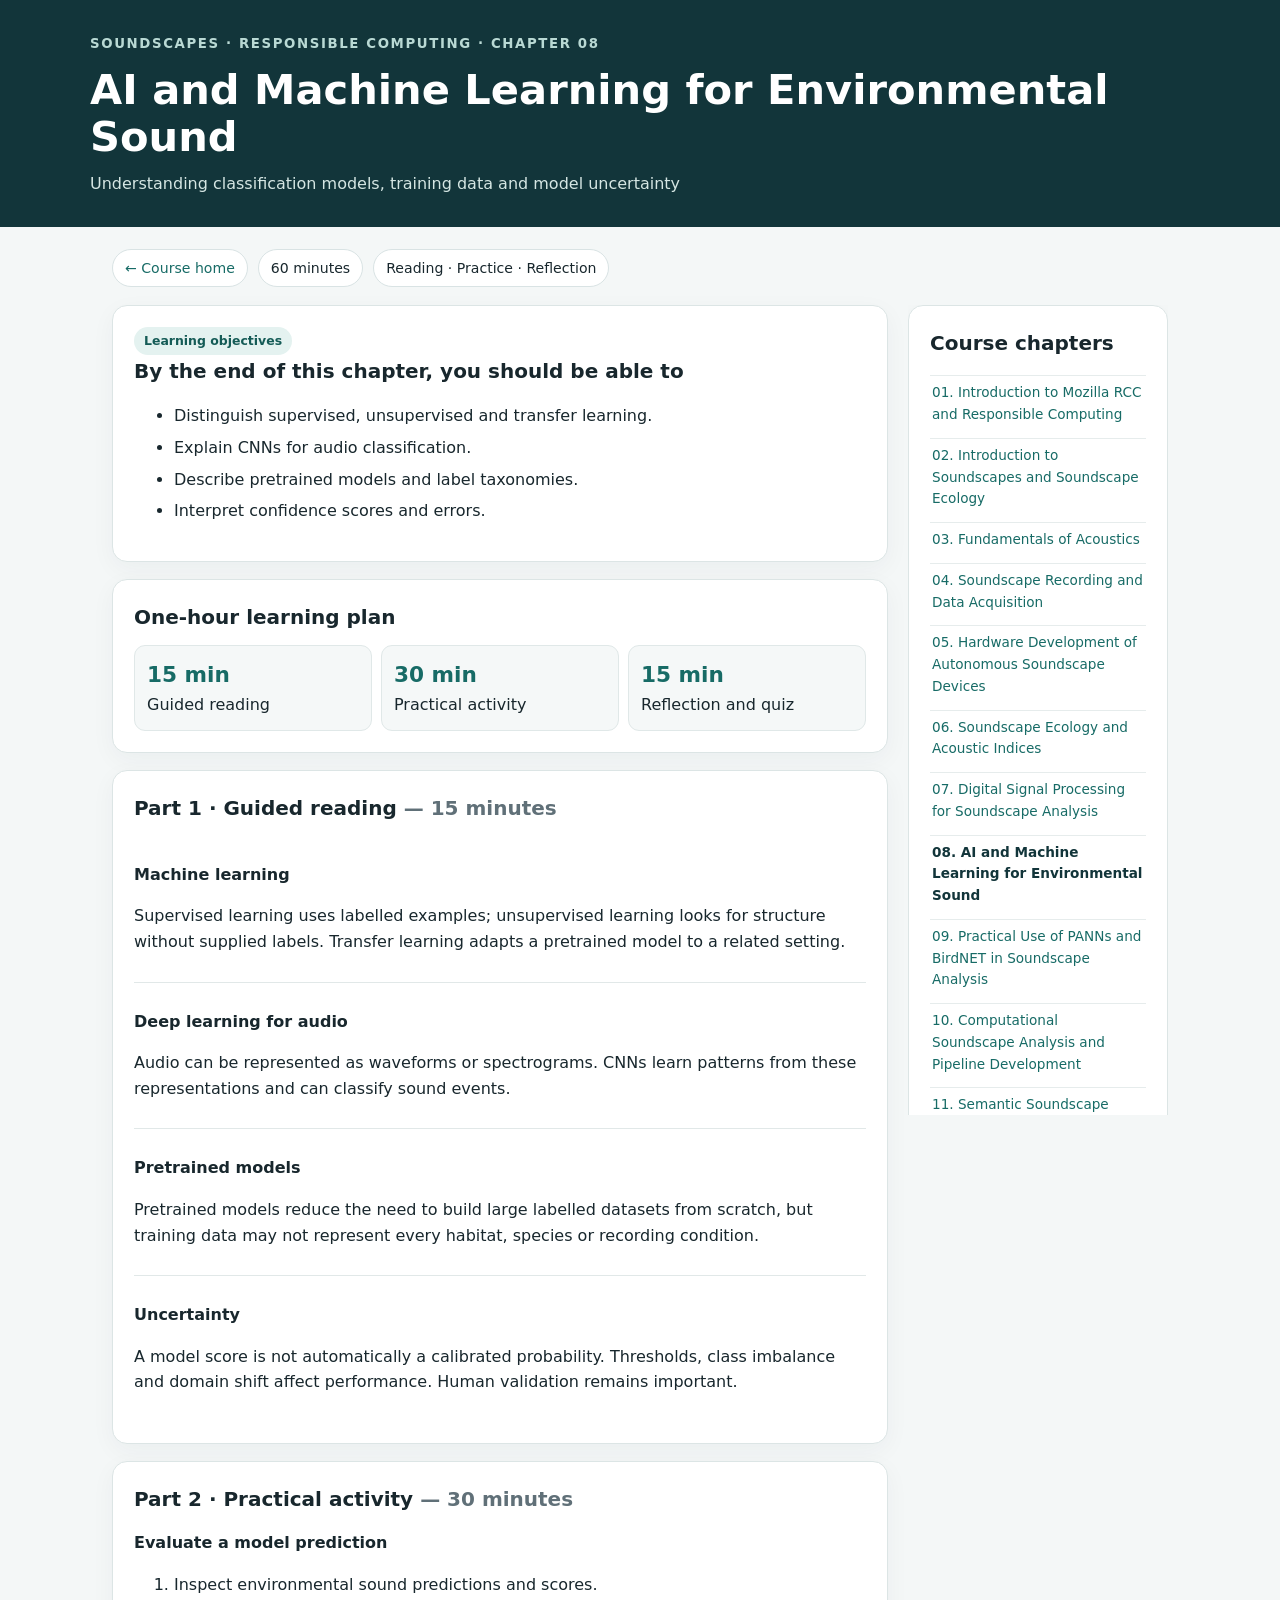
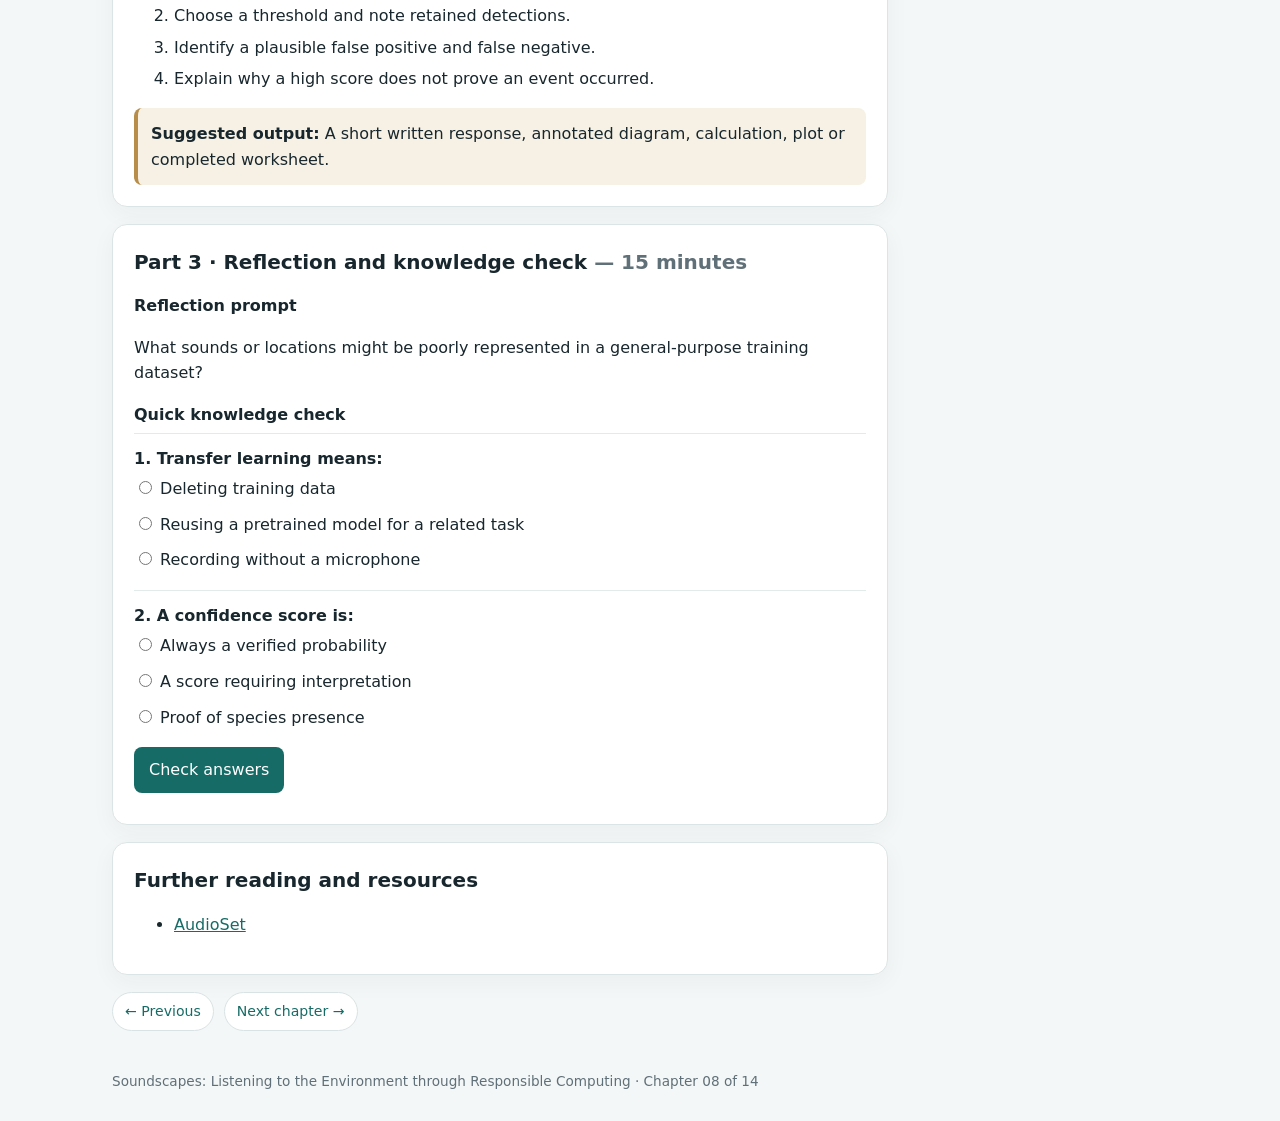
<file: modules/module-08.html>
<!doctype html><html lang="en"><head><meta charset="utf-8"><meta name="viewport" content="width=device-width,initial-scale=1"><title>Chapter 08: AI and Machine Learning for Environmental Sound</title><link rel="stylesheet" href="../assets/style.css"></head><body>
<header><small>Soundscapes · Responsible Computing · Chapter 08</small><h1>AI and Machine Learning for Environmental Sound</h1><p>Understanding classification models, training data and model uncertainty</p></header><div class="wrap"><nav class="nav"><a href="../index.html">← Course home</a><span class="pill">60 minutes</span><span class="pill">Reading · Practice · Reflection</span></nav>
<div class="grid"><main>
<section class="card"><span class="tag">Learning objectives</span><h2>By the end of this chapter, you should be able to</h2><ul><li>Distinguish supervised, unsupervised and transfer learning.</li><li>Explain CNNs for audio classification.</li><li>Describe pretrained models and label taxonomies.</li><li>Interpret confidence scores and errors.</li></ul></section>
<section class="card"><h2>One-hour learning plan</h2><div class="time"><div><strong>15 min</strong>Guided reading</div><div><strong>30 min</strong>Practical activity</div><div><strong>15 min</strong>Reflection and quiz</div></div></section>
<section class="card"><h2>Part 1 · Guided reading <span class="muted">— 15 minutes</span></h2><div class="item"><h3>Machine learning</h3><p>Supervised learning uses labelled examples; unsupervised learning looks for structure without supplied labels. Transfer learning adapts a pretrained model to a related setting.</p></div><div class="item"><h3>Deep learning for audio</h3><p>Audio can be represented as waveforms or spectrograms. CNNs learn patterns from these representations and can classify sound events.</p></div><div class="item"><h3>Pretrained models</h3><p>Pretrained models reduce the need to build large labelled datasets from scratch, but training data may not represent every habitat, species or recording condition.</p></div><div class="item"><h3>Uncertainty</h3><p>A model score is not automatically a calibrated probability. Thresholds, class imbalance and domain shift affect performance. Human validation remains important.</p></div></section>
<section class="card"><h2>Part 2 · Practical activity <span class="muted">— 30 minutes</span></h2><h3>Evaluate a model prediction</h3><ol><li>Inspect environmental sound predictions and scores.</li><li>Choose a threshold and note retained detections.</li><li>Identify a plausible false positive and false negative.</li><li>Explain why a high score does not prove an event occurred.</li></ol><div class="call"><b>Suggested output:</b> A short written response, annotated diagram, calculation, plot or completed worksheet.</div></section>
<section class="card"><h2>Part 3 · Reflection and knowledge check <span class="muted">— 15 minutes</span></h2><h3>Reflection prompt</h3><p>What sounds or locations might be poorly represented in a general-purpose training dataset?</p><h3>Quick knowledge check</h3><form id="quiz"><div class="quizitem"><strong>1. Transfer learning means:</strong><label class="option"><input required type="radio" name="q0" value="0"> Deleting training data</label><label class="option"><input required type="radio" name="q0" value="1"> Reusing a pretrained model for a related task</label><label class="option"><input required type="radio" name="q0" value="2"> Recording without a microphone</label></div><div class="quizitem"><strong>2. A confidence score is:</strong><label class="option"><input required type="radio" name="q1" value="0"> Always a verified probability</label><label class="option"><input required type="radio" name="q1" value="1"> A score requiring interpretation</label><label class="option"><input required type="radio" name="q1" value="2"> Proof of species presence</label></div><button type="button" onclick="grade()">Check answers</button><div id="result" class="result" aria-live="polite"></div></form></section>
<section class="card"><h2>Further reading and resources</h2><ul><li><a href="https://research.google.com/audioset/" target="_blank" rel="noopener">AudioSet</a></li></ul></section>
<nav class="nav"><a href="module-07.html">← Previous</a><a href="module-09.html">Next chapter →</a></nav>
</main><aside class="side"><section class="card"><h2>Course chapters</h2><ul><li><a class="" href="module-01.html">01. Introduction to Mozilla RCC and Responsible Computing</a></li><li><a class="" href="module-02.html">02. Introduction to Soundscapes and Soundscape Ecology</a></li><li><a class="" href="module-03.html">03. Fundamentals of Acoustics</a></li><li><a class="" href="module-04.html">04. Soundscape Recording and Data Acquisition</a></li><li><a class="" href="module-05.html">05. Hardware Development of Autonomous Soundscape Devices</a></li><li><a class="" href="module-06.html">06. Soundscape Ecology and Acoustic Indices</a></li><li><a class="" href="module-07.html">07. Digital Signal Processing for Soundscape Analysis</a></li><li><a class="current" href="module-08.html">08. AI and Machine Learning for Environmental Sound</a></li><li><a class="" href="module-09.html">09. Practical Use of PANNs and BirdNET in Soundscape Analysis</a></li><li><a class="" href="module-10.html">10. Computational Soundscape Analysis and Pipeline Development</a></li><li><a class="" href="module-11.html">11. Semantic Soundscape Indices and Ecological Interpretation</a></li><li><a class="" href="module-12.html">12. Soundscape Visualisation and Geospatial Analysis</a></li><li><a class="" href="module-13.html">13. Responsible Computing in Environmental AI</a></li><li><a class="" href="module-14.html">14. Applications, Research and Future Directions</a></li></ul></section></aside></div></div><footer>Soundscapes: Listening to the Environment through Responsible Computing · Chapter 08 of 14</footer>
<script>const answers=[1, 1];function grade(){const f=document.getElementById('quiz');let s=0;for(let i=0;i<answers.length;i++){const v=f.querySelector('input[name="q'+i+'"]:checked');if(v&&Number(v.value)===answers[i])s++;}document.getElementById('result').textContent='You scored '+s+' out of '+answers.length+'. '+(s===answers.length?'Excellent work!':'Review the chapter and try again.');}</script></body></html>
</file>
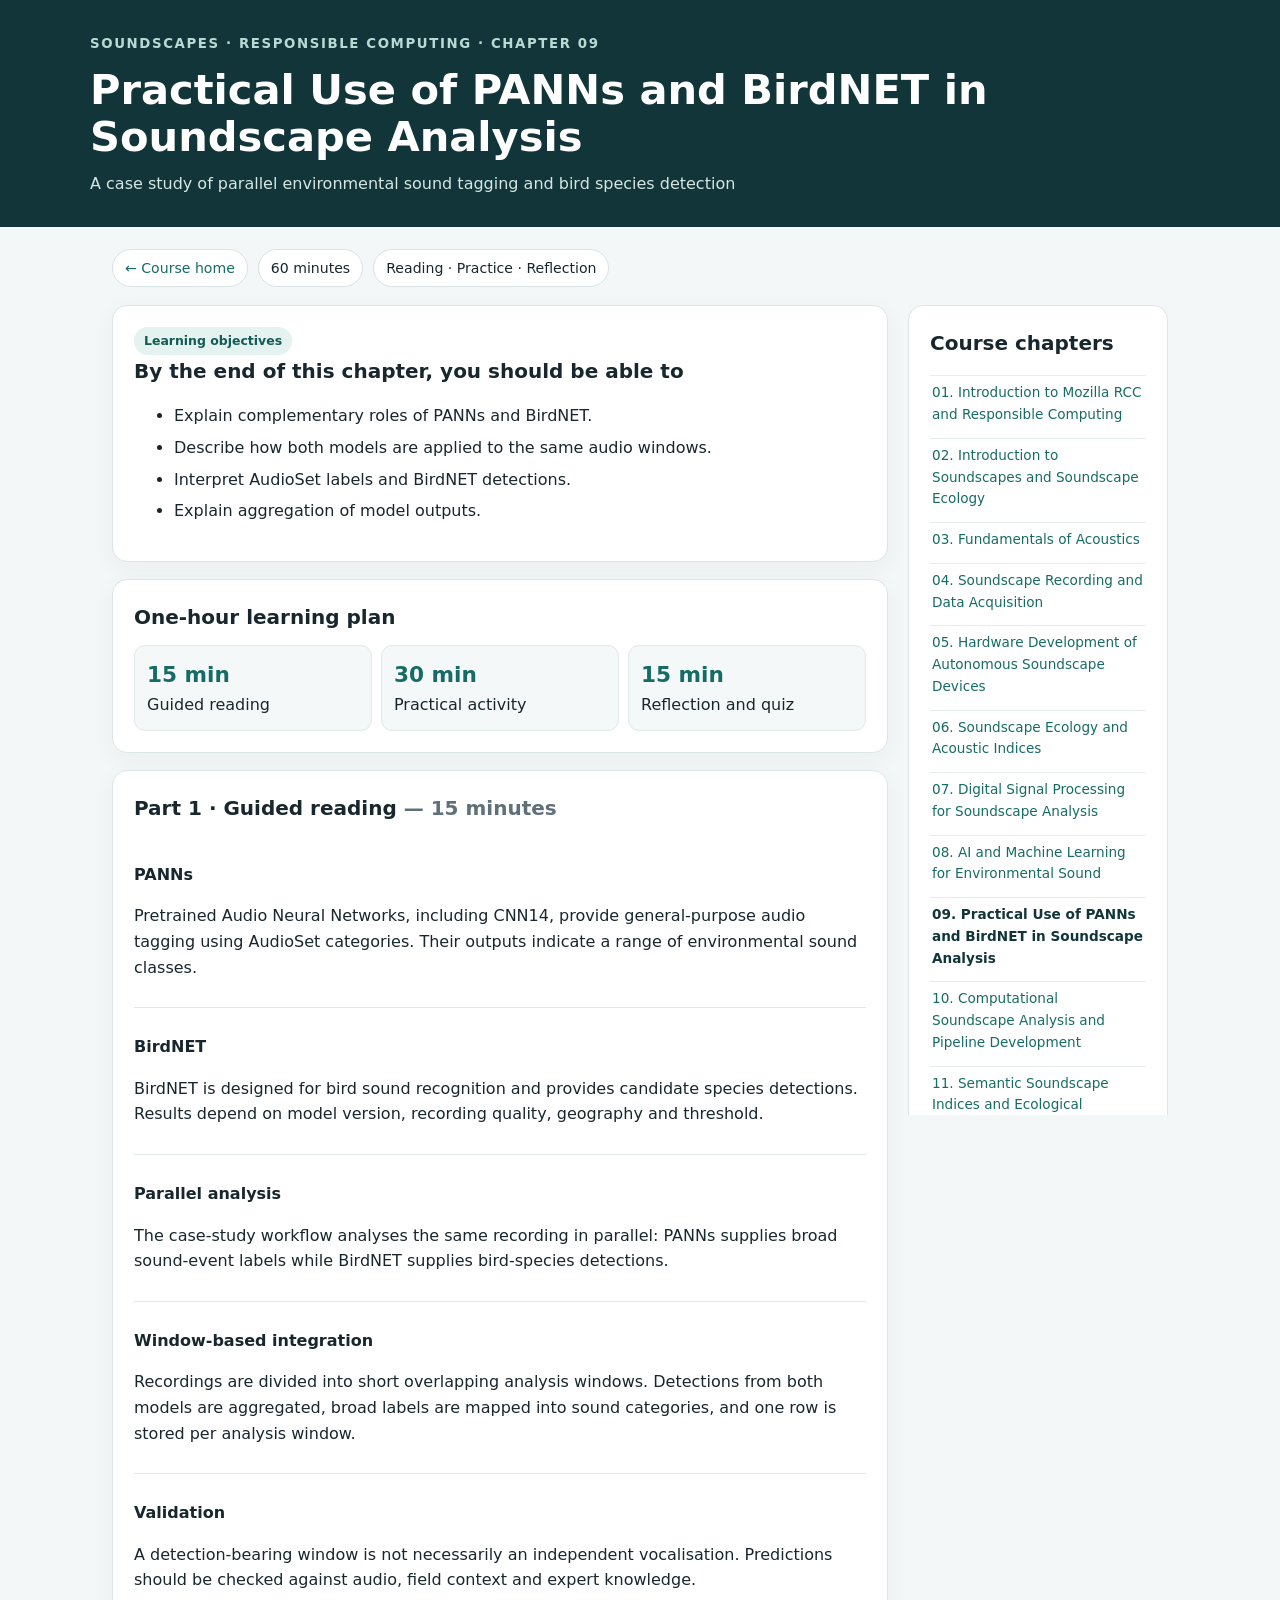
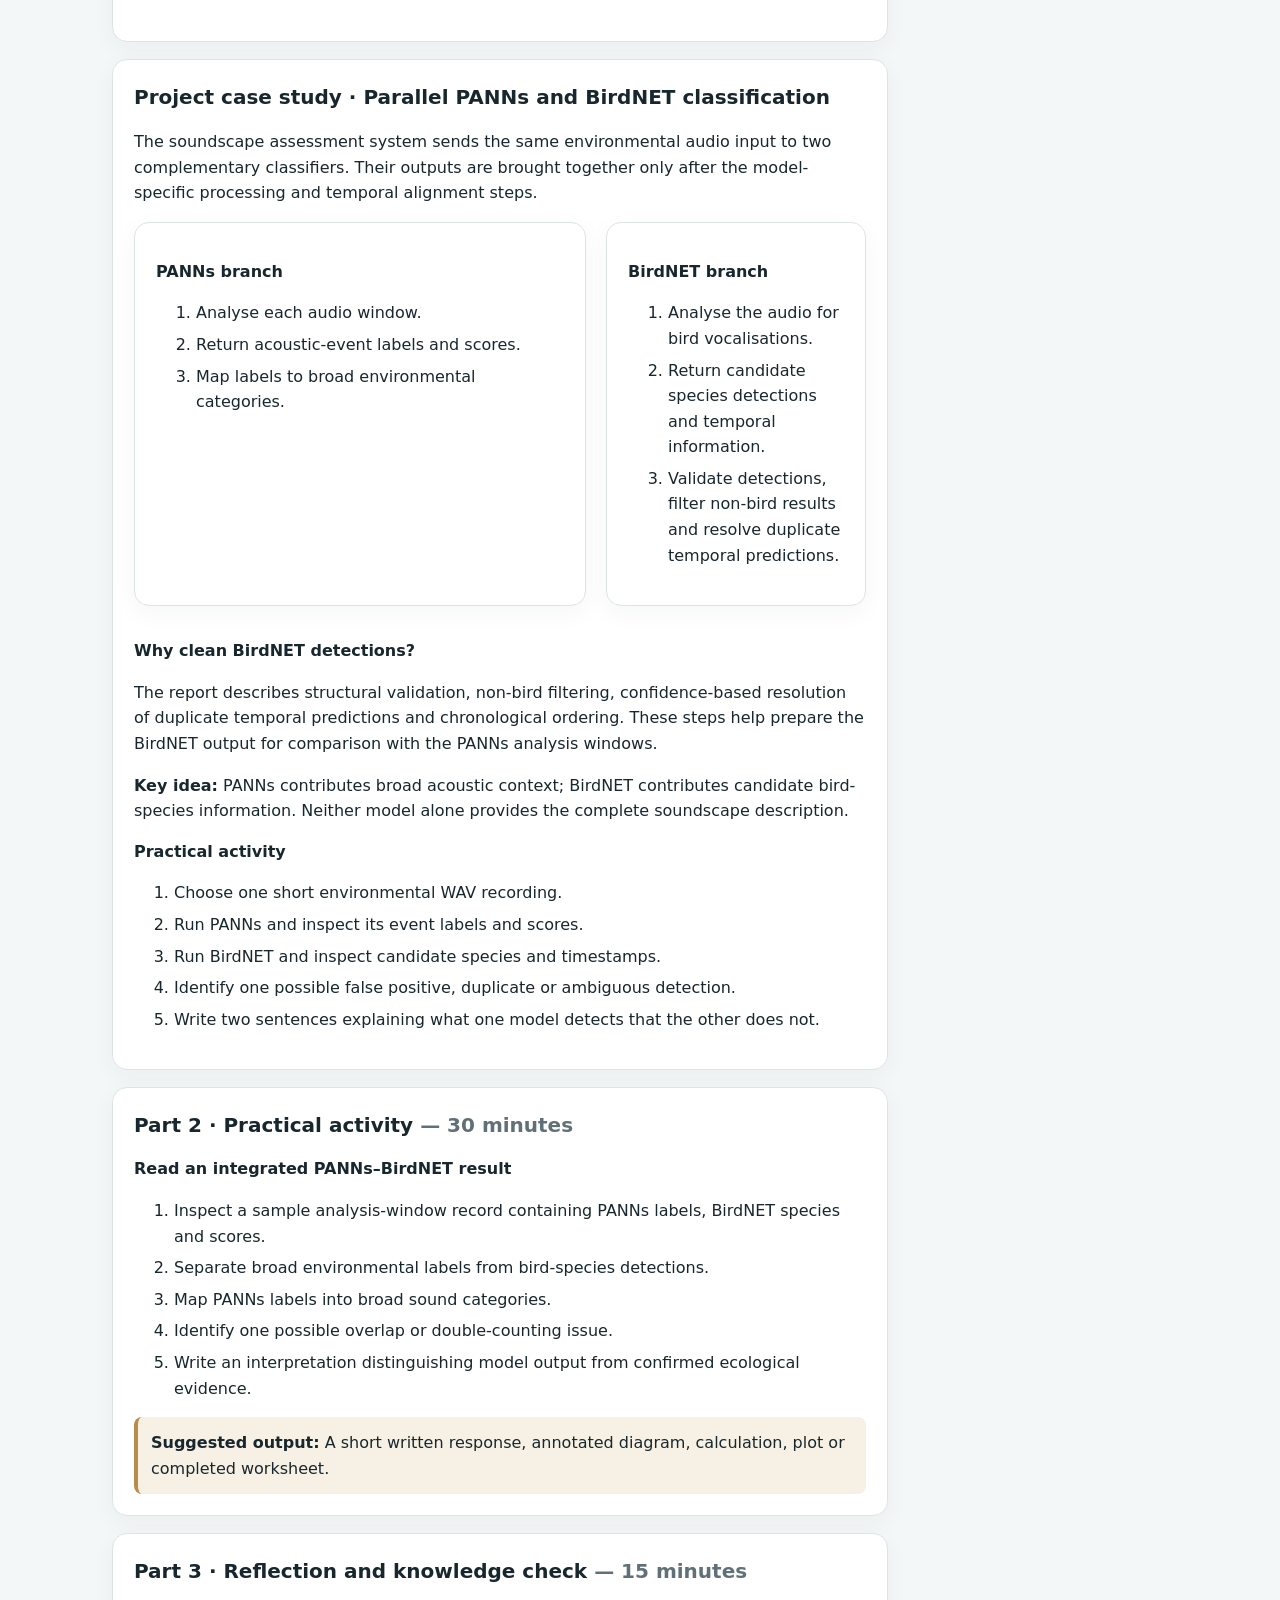
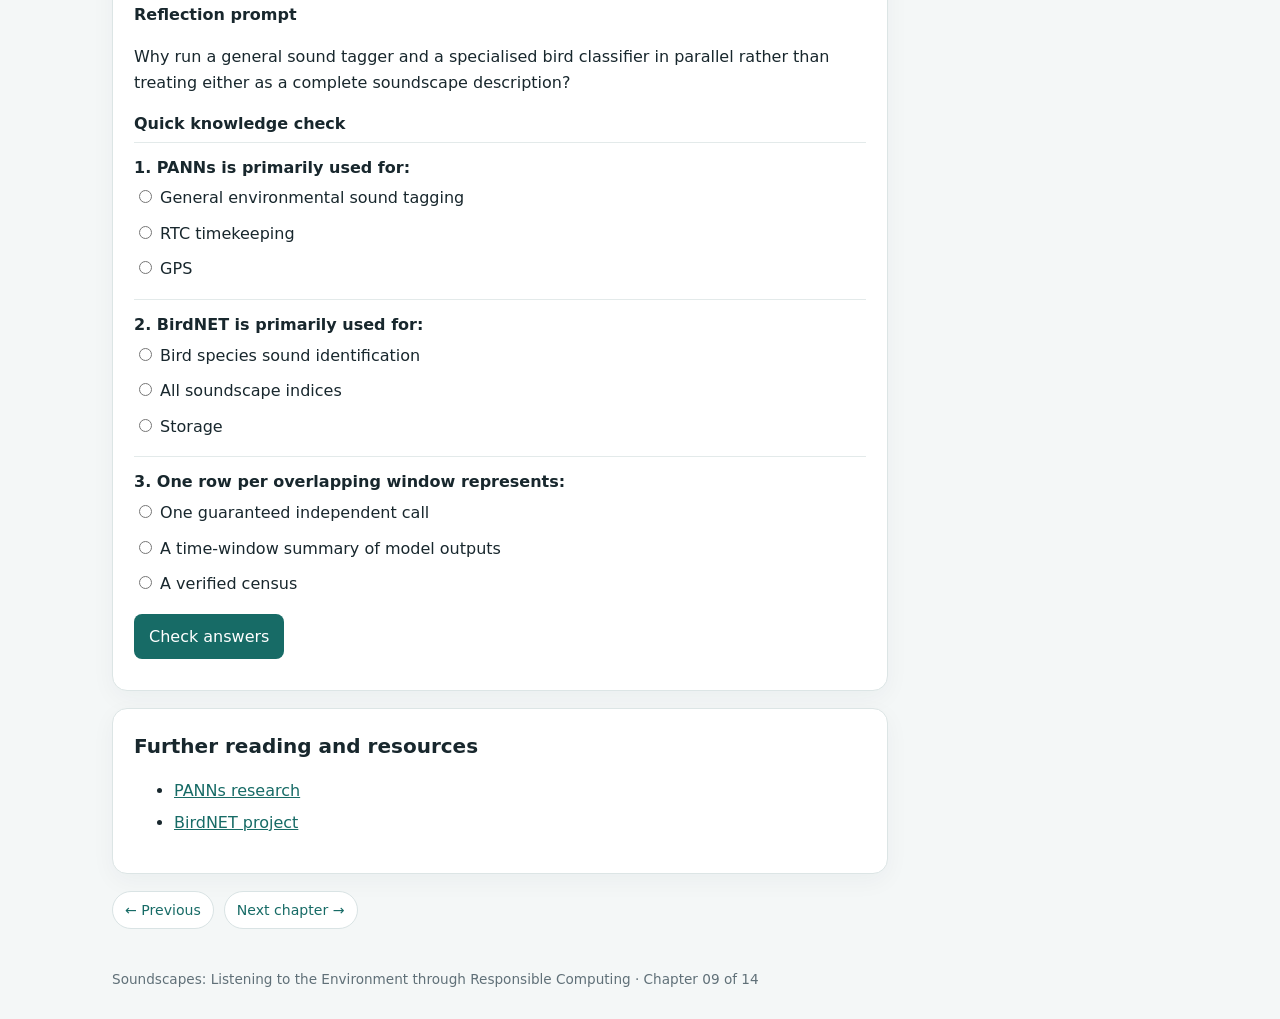
<file: modules/module-09.html>
<!DOCTYPE html>
<html lang="en"><head><meta charset="utf-8"/><meta content="width=device-width,initial-scale=1" name="viewport"/><title>Chapter 09: Practical Use of PANNs and BirdNET in Soundscape Analysis</title><link href="../assets/style.css" rel="stylesheet"/></head><body>
<header><small>Soundscapes · Responsible Computing · Chapter 09</small><h1>Practical Use of PANNs and BirdNET in Soundscape Analysis</h1><p>A case study of parallel environmental sound tagging and bird species detection</p></header><div class="wrap"><nav class="nav"><a href="../index.html">← Course home</a><span class="pill">60 minutes</span><span class="pill">Reading · Practice · Reflection</span></nav>
<div class="grid"><main>
<section class="card"><span class="tag">Learning objectives</span><h2>By the end of this chapter, you should be able to</h2><ul><li>Explain complementary roles of PANNs and BirdNET.</li><li>Describe how both models are applied to the same audio windows.</li><li>Interpret AudioSet labels and BirdNET detections.</li><li>Explain aggregation of model outputs.</li></ul></section>
<section class="card"><h2>One-hour learning plan</h2><div class="time"><div><strong>15 min</strong>Guided reading</div><div><strong>30 min</strong>Practical activity</div><div><strong>15 min</strong>Reflection and quiz</div></div></section>
<section class="card"><h2>Part 1 · Guided reading <span class="muted">— 15 minutes</span></h2><div class="item"><h3>PANNs</h3><p>Pretrained Audio Neural Networks, including CNN14, provide general-purpose audio tagging using AudioSet categories. Their outputs indicate a range of environmental sound classes.</p></div><div class="item"><h3>BirdNET</h3><p>BirdNET is designed for bird sound recognition and provides candidate species detections. Results depend on model version, recording quality, geography and threshold.</p></div><div class="item"><h3>Parallel analysis</h3><p>The case-study workflow analyses the same recording in parallel: PANNs supplies broad sound-event labels while BirdNET supplies bird-species detections.</p></div><div class="item"><h3>Window-based integration</h3><p>Recordings are divided into short overlapping analysis windows. Detections from both models are aggregated, broad labels are mapped into sound categories, and one row is stored per analysis window.</p></div><div class="item"><h3>Validation</h3><p>A detection-bearing window is not necessarily an independent vocalisation. Predictions should be checked against audio, field context and expert knowledge.</p></div></section>
<section class="card"><h2>Project case study · Parallel PANNs and BirdNET classification</h2>
<p>The soundscape assessment system sends the same environmental audio input to two complementary classifiers. Their outputs are brought together only after the model-specific processing and temporal alignment steps.</p>
<div class="grid"><div class="card"><h3>PANNs branch</h3><ol><li>Analyse each audio window.</li><li>Return acoustic-event labels and scores.</li><li>Map labels to broad environmental categories.</li></ol></div><div class="card"><h3>BirdNET branch</h3><ol><li>Analyse the audio for bird vocalisations.</li><li>Return candidate species detections and temporal information.</li><li>Validate detections, filter non-bird results and resolve duplicate temporal predictions.</li></ol></div></div>
<h3>Why clean BirdNET detections?</h3><p>The report describes structural validation, non-bird filtering, confidence-based resolution of duplicate temporal predictions and chronological ordering. These steps help prepare the BirdNET output for comparison with the PANNs analysis windows.</p>
<div class="note"><b>Key idea:</b> PANNs contributes broad acoustic context; BirdNET contributes candidate bird-species information. Neither model alone provides the complete soundscape description.</div>
<h3>Practical activity</h3><ol><li>Choose one short environmental WAV recording.</li><li>Run PANNs and inspect its event labels and scores.</li><li>Run BirdNET and inspect candidate species and timestamps.</li><li>Identify one possible false positive, duplicate or ambiguous detection.</li><li>Write two sentences explaining what one model detects that the other does not.</li></ol></section><section class="card"><h2>Part 2 · Practical activity <span class="muted">— 30 minutes</span></h2><h3>Read an integrated PANNs–BirdNET result</h3><ol><li>Inspect a sample analysis-window record containing PANNs labels, BirdNET species and scores.</li><li>Separate broad environmental labels from bird-species detections.</li><li>Map PANNs labels into broad sound categories.</li><li>Identify one possible overlap or double-counting issue.</li><li>Write an interpretation distinguishing model output from confirmed ecological evidence.</li></ol><div class="call"><b>Suggested output:</b> A short written response, annotated diagram, calculation, plot or completed worksheet.</div></section>
<section class="card"><h2>Part 3 · Reflection and knowledge check <span class="muted">— 15 minutes</span></h2><h3>Reflection prompt</h3><p>Why run a general sound tagger and a specialised bird classifier in parallel rather than treating either as a complete soundscape description?</p><h3>Quick knowledge check</h3><form id="quiz"><div class="quizitem"><strong>1. PANNs is primarily used for:</strong><label class="option"><input name="q0" required="" type="radio" value="0"/> General environmental sound tagging</label><label class="option"><input name="q0" required="" type="radio" value="1"/> RTC timekeeping</label><label class="option"><input name="q0" required="" type="radio" value="2"/> GPS</label></div><div class="quizitem"><strong>2. BirdNET is primarily used for:</strong><label class="option"><input name="q1" required="" type="radio" value="0"/> Bird species sound identification</label><label class="option"><input name="q1" required="" type="radio" value="1"/> All soundscape indices</label><label class="option"><input name="q1" required="" type="radio" value="2"/> Storage</label></div><div class="quizitem"><strong>3. One row per overlapping window represents:</strong><label class="option"><input name="q2" required="" type="radio" value="0"/> One guaranteed independent call</label><label class="option"><input name="q2" required="" type="radio" value="1"/> A time-window summary of model outputs</label><label class="option"><input name="q2" required="" type="radio" value="2"/> A verified census</label></div><button onclick="grade()" type="button">Check answers</button><div aria-live="polite" class="result" id="result"></div></form></section>
<section class="card"><h2>Further reading and resources</h2><ul><li><a href="https://arxiv.org/abs/1912.10211" rel="noopener" target="_blank">PANNs research</a></li><li><a href="https://birdnet.cornell.edu/" rel="noopener" target="_blank">BirdNET project</a></li></ul></section>
<nav class="nav"><a href="module-08.html">← Previous</a><a href="module-10.html">Next chapter →</a></nav>
</main><aside class="side"><section class="card"><h2>Course chapters</h2><ul><li><a class="" href="module-01.html">01. Introduction to Mozilla RCC and Responsible Computing</a></li><li><a class="" href="module-02.html">02. Introduction to Soundscapes and Soundscape Ecology</a></li><li><a class="" href="module-03.html">03. Fundamentals of Acoustics</a></li><li><a class="" href="module-04.html">04. Soundscape Recording and Data Acquisition</a></li><li><a class="" href="module-05.html">05. Hardware Development of Autonomous Soundscape Devices</a></li><li><a class="" href="module-06.html">06. Soundscape Ecology and Acoustic Indices</a></li><li><a class="" href="module-07.html">07. Digital Signal Processing for Soundscape Analysis</a></li><li><a class="" href="module-08.html">08. AI and Machine Learning for Environmental Sound</a></li><li><a class="current" href="module-09.html">09. Practical Use of PANNs and BirdNET in Soundscape Analysis</a></li><li><a class="" href="module-10.html">10. Computational Soundscape Analysis and Pipeline Development</a></li><li><a class="" href="module-11.html">11. Semantic Soundscape Indices and Ecological Interpretation</a></li><li><a class="" href="module-12.html">12. Soundscape Visualisation and Geospatial Analysis</a></li><li><a class="" href="module-13.html">13. Responsible Computing in Environmental AI</a></li><li><a class="" href="module-14.html">14. Applications, Research and Future Directions</a></li></ul></section></aside></div></div><footer>Soundscapes: Listening to the Environment through Responsible Computing · Chapter 09 of 14</footer>
<script>const answers=[0, 0, 1];function grade(){const f=document.getElementById('quiz');let s=0;for(let i=0;i<answers.length;i++){const v=f.querySelector('input[name="q'+i+'"]:checked');if(v&&Number(v.value)===answers[i])s++;}document.getElementById('result').textContent='You scored '+s+' out of '+answers.length+'. '+(s===answers.length?'Excellent work!':'Review the chapter and try again.');}</script></body></html>
</file>
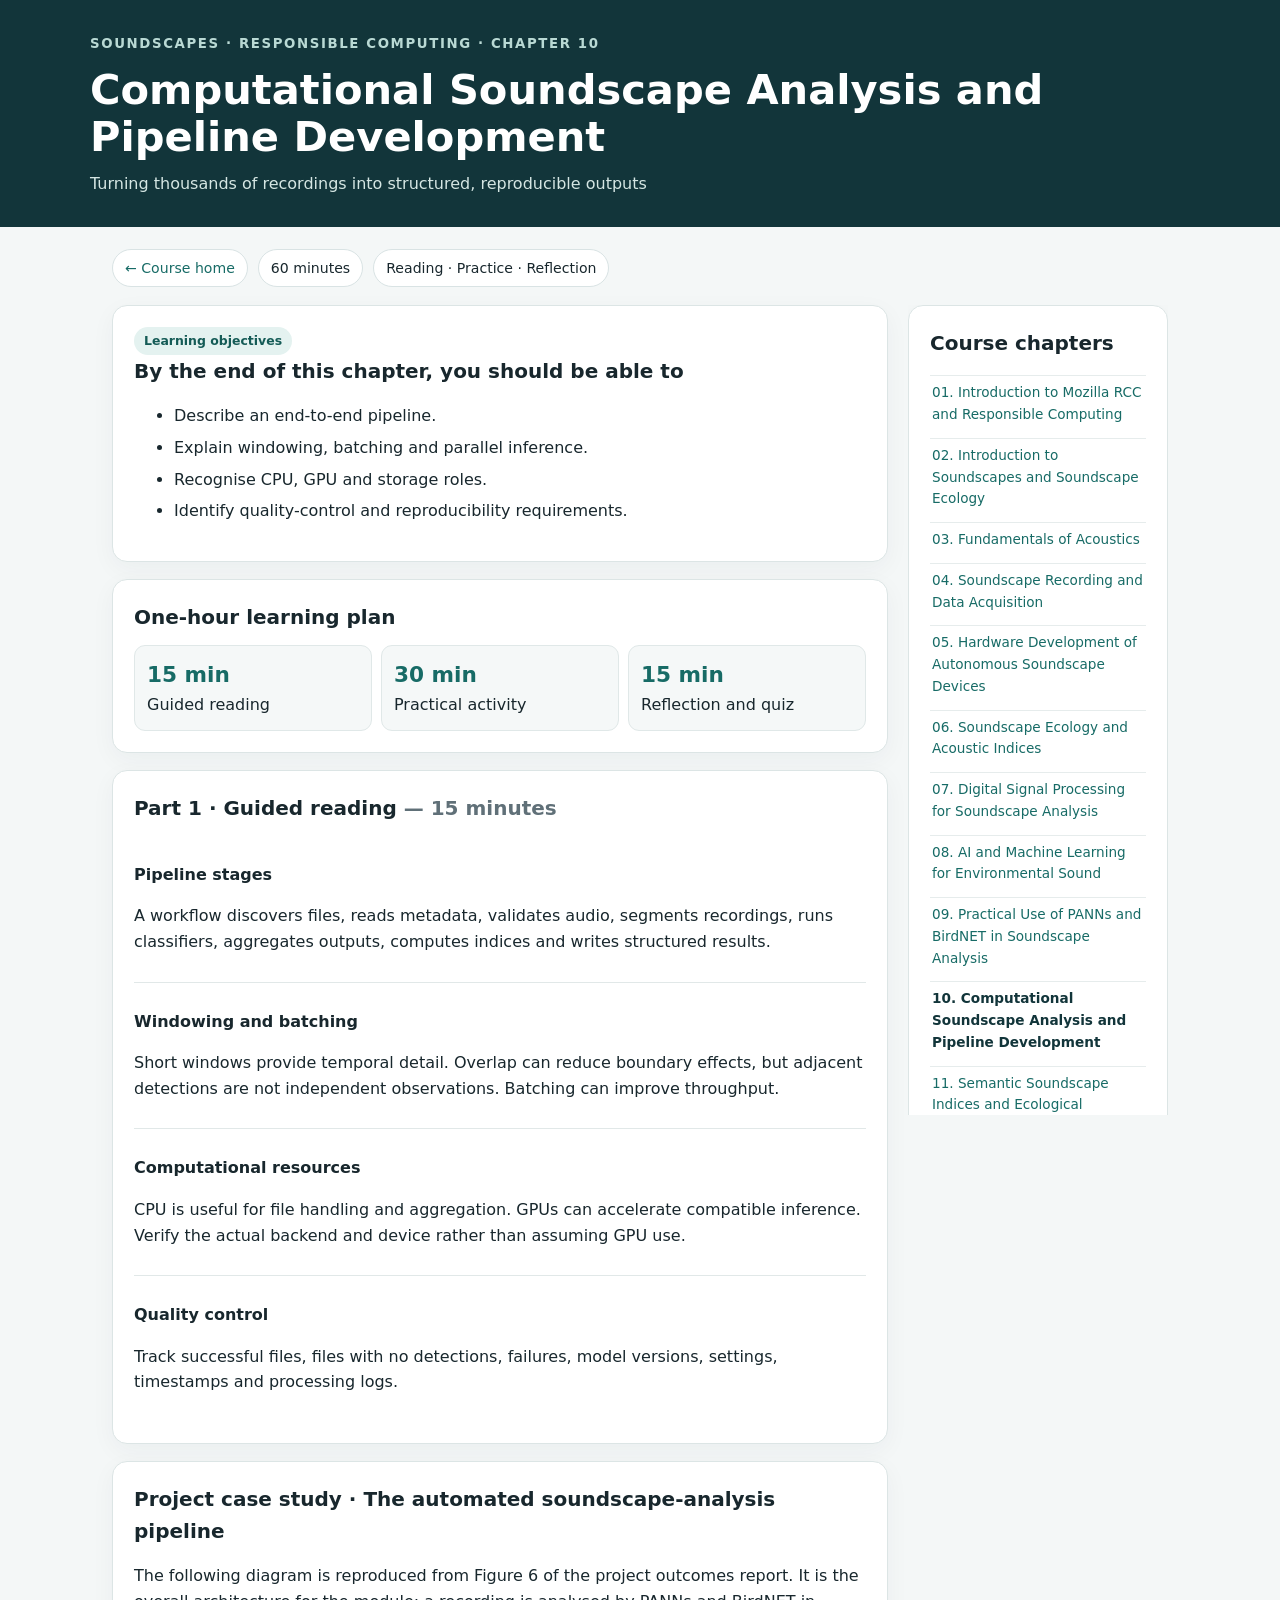
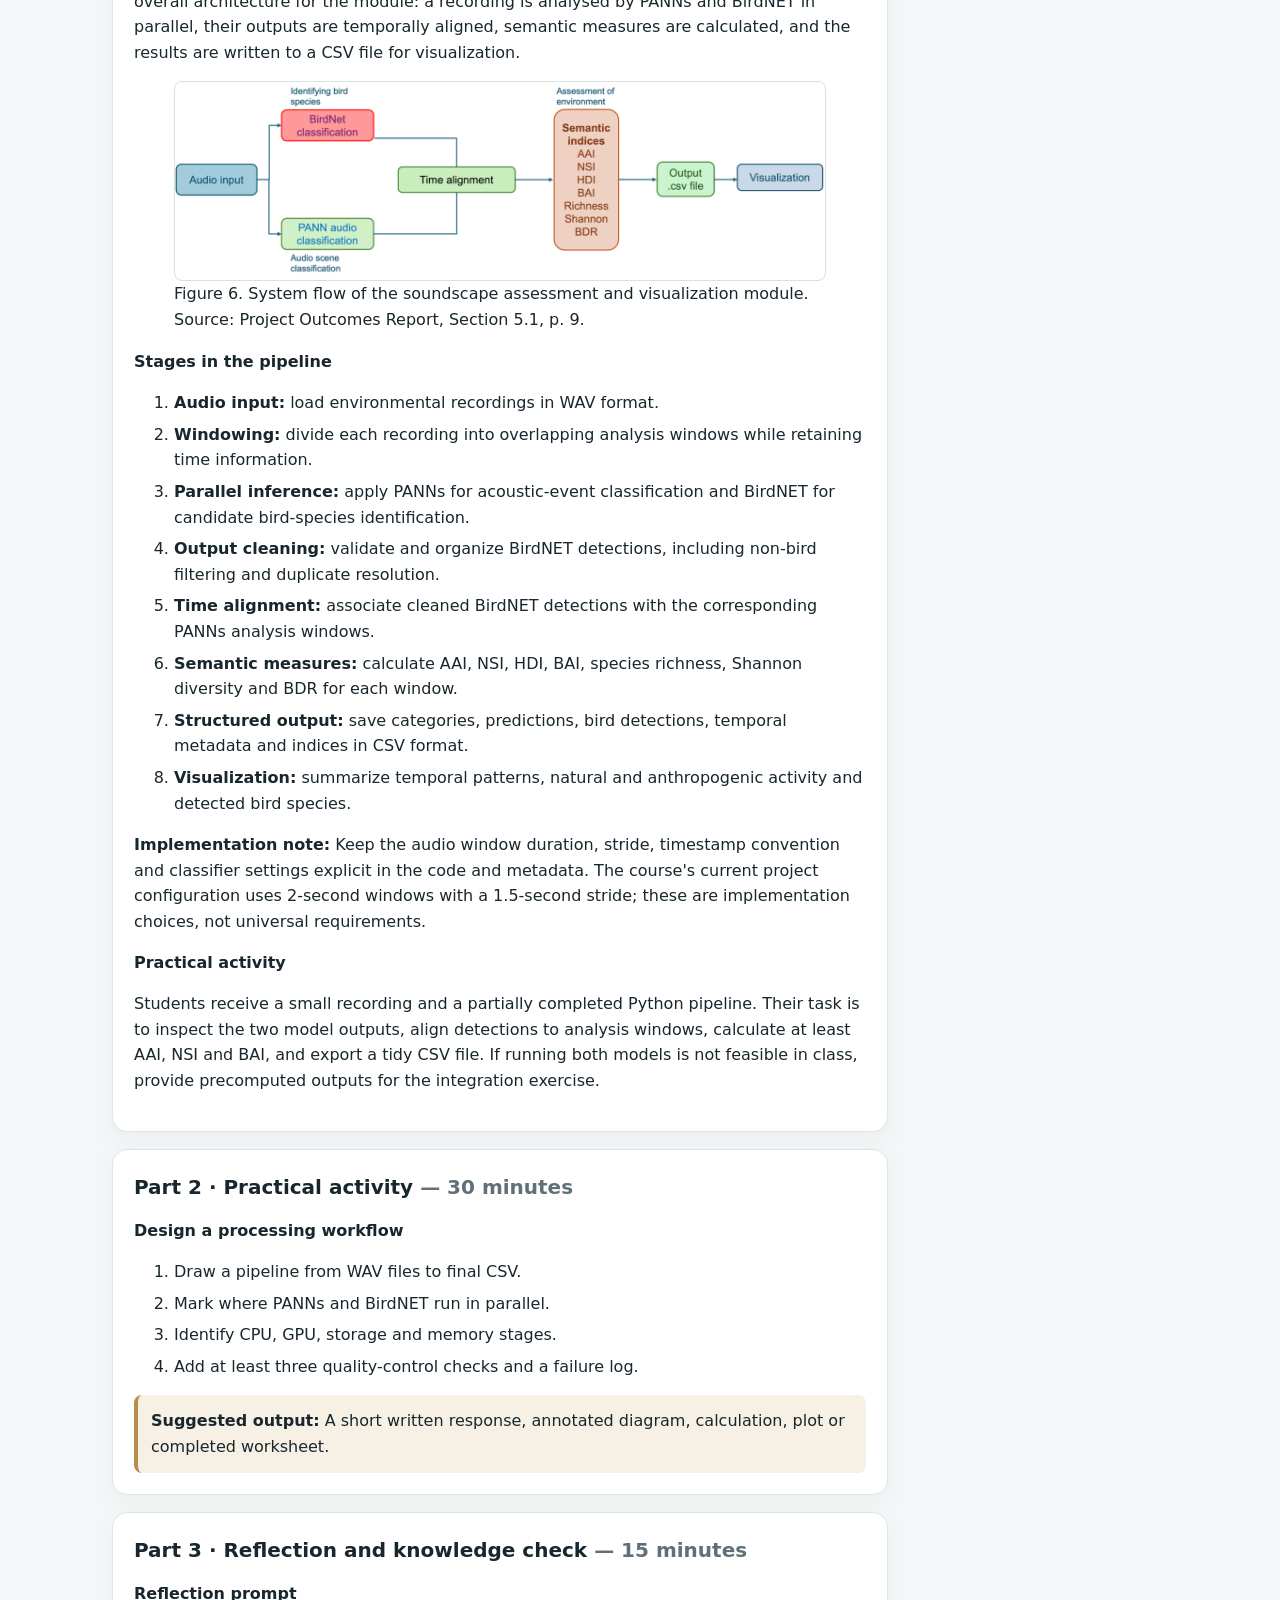
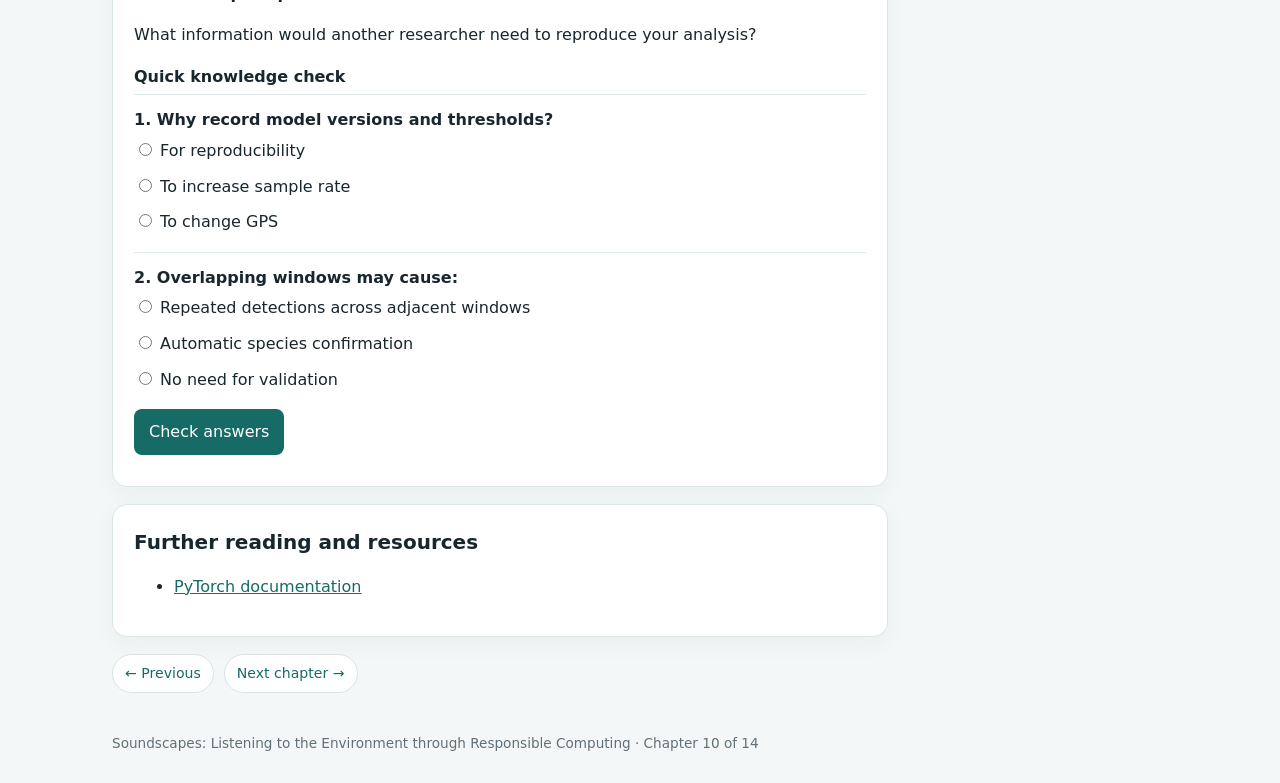
<file: modules/module-10.html>
<!DOCTYPE html>
<html lang="en"><head><meta charset="utf-8"/><meta content="width=device-width,initial-scale=1" name="viewport"/><title>Chapter 10: Computational Soundscape Analysis and Pipeline Development</title><link href="../assets/style.css" rel="stylesheet"/></head><body>
<header><small>Soundscapes · Responsible Computing · Chapter 10</small><h1>Computational Soundscape Analysis and Pipeline Development</h1><p>Turning thousands of recordings into structured, reproducible outputs</p></header><div class="wrap"><nav class="nav"><a href="../index.html">← Course home</a><span class="pill">60 minutes</span><span class="pill">Reading · Practice · Reflection</span></nav>
<div class="grid"><main>
<section class="card"><span class="tag">Learning objectives</span><h2>By the end of this chapter, you should be able to</h2><ul><li>Describe an end-to-end pipeline.</li><li>Explain windowing, batching and parallel inference.</li><li>Recognise CPU, GPU and storage roles.</li><li>Identify quality-control and reproducibility requirements.</li></ul></section>
<section class="card"><h2>One-hour learning plan</h2><div class="time"><div><strong>15 min</strong>Guided reading</div><div><strong>30 min</strong>Practical activity</div><div><strong>15 min</strong>Reflection and quiz</div></div></section>
<section class="card"><h2>Part 1 · Guided reading <span class="muted">— 15 minutes</span></h2><div class="item"><h3>Pipeline stages</h3><p>A workflow discovers files, reads metadata, validates audio, segments recordings, runs classifiers, aggregates outputs, computes indices and writes structured results.</p></div><div class="item"><h3>Windowing and batching</h3><p>Short windows provide temporal detail. Overlap can reduce boundary effects, but adjacent detections are not independent observations. Batching can improve throughput.</p></div><div class="item"><h3>Computational resources</h3><p>CPU is useful for file handling and aggregation. GPUs can accelerate compatible inference. Verify the actual backend and device rather than assuming GPU use.</p></div><div class="item"><h3>Quality control</h3><p>Track successful files, files with no detections, failures, model versions, settings, timestamps and processing logs.</p></div></section>
<section class="card"><h2>Project case study · The automated soundscape-analysis pipeline</h2>
<p>The following diagram is reproduced from Figure 6 of the project outcomes report. It is the overall architecture for the module: a recording is analysed by PANNs and BirdNET in parallel, their outputs are temporally aligned, semantic measures are calculated, and the results are written to a CSV file for visualization.</p>

<figure><img alt="Project flowchart: audio input branches to BirdNET and PANN audio classification, then time alignment, semantic indices, CSV output and visualization" src="images/flowchart.png" style="display:block;width:100%;max-width:850px;margin:auto;border:1px solid #d9e1dc;border-radius:8px"/><figcaption class="small">Figure 6. System flow of the soundscape assessment and visualization module. Source: Project Outcomes Report, Section 5.1, p. 9.</figcaption></figure>



<h3>Stages in the pipeline</h3><ol><li><b>Audio input:</b> load environmental recordings in WAV format.</li><li><b>Windowing:</b> divide each recording into overlapping analysis windows while retaining time information.</li><li><b>Parallel inference:</b> apply PANNs for acoustic-event classification and BirdNET for candidate bird-species identification.</li><li><b>Output cleaning:</b> validate and organize BirdNET detections, including non-bird filtering and duplicate resolution.</li><li><b>Time alignment:</b> associate cleaned BirdNET detections with the corresponding PANNs analysis windows.</li><li><b>Semantic measures:</b> calculate AAI, NSI, HDI, BAI, species richness, Shannon diversity and BDR for each window.</li><li><b>Structured output:</b> save categories, predictions, bird detections, temporal metadata and indices in CSV format.</li><li><b>Visualization:</b> summarize temporal patterns, natural and anthropogenic activity and detected bird species.</li></ol>
<div class="note"><b>Implementation note:</b> Keep the audio window duration, stride, timestamp convention and classifier settings explicit in the code and metadata. The course's current project configuration uses 2-second windows with a 1.5-second stride; these are implementation choices, not universal requirements.</div>
<h3>Practical activity</h3><p>Students receive a small recording and a partially completed Python pipeline. Their task is to inspect the two model outputs, align detections to analysis windows, calculate at least AAI, NSI and BAI, and export a tidy CSV file. If running both models is not feasible in class, provide precomputed outputs for the integration exercise.</p></section><section class="card"><h2>Part 2 · Practical activity <span class="muted">— 30 minutes</span></h2><h3>Design a processing workflow</h3><ol><li>Draw a pipeline from WAV files to final CSV.</li><li>Mark where PANNs and BirdNET run in parallel.</li><li>Identify CPU, GPU, storage and memory stages.</li><li>Add at least three quality-control checks and a failure log.</li></ol><div class="call"><b>Suggested output:</b> A short written response, annotated diagram, calculation, plot or completed worksheet.</div></section>
<section class="card"><h2>Part 3 · Reflection and knowledge check <span class="muted">— 15 minutes</span></h2><h3>Reflection prompt</h3><p>What information would another researcher need to reproduce your analysis?</p><h3>Quick knowledge check</h3><form id="quiz"><div class="quizitem"><strong>1. Why record model versions and thresholds?</strong><label class="option"><input name="q0" required="" type="radio" value="0"/> For reproducibility</label><label class="option"><input name="q0" required="" type="radio" value="1"/> To increase sample rate</label><label class="option"><input name="q0" required="" type="radio" value="2"/> To change GPS</label></div><div class="quizitem"><strong>2. Overlapping windows may cause:</strong><label class="option"><input name="q1" required="" type="radio" value="0"/> Repeated detections across adjacent windows</label><label class="option"><input name="q1" required="" type="radio" value="1"/> Automatic species confirmation</label><label class="option"><input name="q1" required="" type="radio" value="2"/> No need for validation</label></div><button onclick="grade()" type="button">Check answers</button><div aria-live="polite" class="result" id="result"></div></form></section>
<section class="card"><h2>Further reading and resources</h2><ul><li><a href="https://pytorch.org/docs/stable/index.html" rel="noopener" target="_blank">PyTorch documentation</a></li></ul></section>
<nav class="nav"><a href="module-09.html">← Previous</a><a href="module-11.html">Next chapter →</a></nav>
</main><aside class="side"><section class="card"><h2>Course chapters</h2><ul><li><a class="" href="module-01.html">01. Introduction to Mozilla RCC and Responsible Computing</a></li><li><a class="" href="module-02.html">02. Introduction to Soundscapes and Soundscape Ecology</a></li><li><a class="" href="module-03.html">03. Fundamentals of Acoustics</a></li><li><a class="" href="module-04.html">04. Soundscape Recording and Data Acquisition</a></li><li><a class="" href="module-05.html">05. Hardware Development of Autonomous Soundscape Devices</a></li><li><a class="" href="module-06.html">06. Soundscape Ecology and Acoustic Indices</a></li><li><a class="" href="module-07.html">07. Digital Signal Processing for Soundscape Analysis</a></li><li><a class="" href="module-08.html">08. AI and Machine Learning for Environmental Sound</a></li><li><a class="" href="module-09.html">09. Practical Use of PANNs and BirdNET in Soundscape Analysis</a></li><li><a class="current" href="module-10.html">10. Computational Soundscape Analysis and Pipeline Development</a></li><li><a class="" href="module-11.html">11. Semantic Soundscape Indices and Ecological Interpretation</a></li><li><a class="" href="module-12.html">12. Soundscape Visualisation and Geospatial Analysis</a></li><li><a class="" href="module-13.html">13. Responsible Computing in Environmental AI</a></li><li><a class="" href="module-14.html">14. Applications, Research and Future Directions</a></li></ul></section></aside></div></div><footer>Soundscapes: Listening to the Environment through Responsible Computing · Chapter 10 of 14</footer>
<script>const answers=[0, 0];function grade(){const f=document.getElementById('quiz');let s=0;for(let i=0;i<answers.length;i++){const v=f.querySelector('input[name="q'+i+'"]:checked');if(v&&Number(v.value)===answers[i])s++;}document.getElementById('result').textContent='You scored '+s+' out of '+answers.length+'. '+(s===answers.length?'Excellent work!':'Review the chapter and try again.');}</script></body></html>
</file>
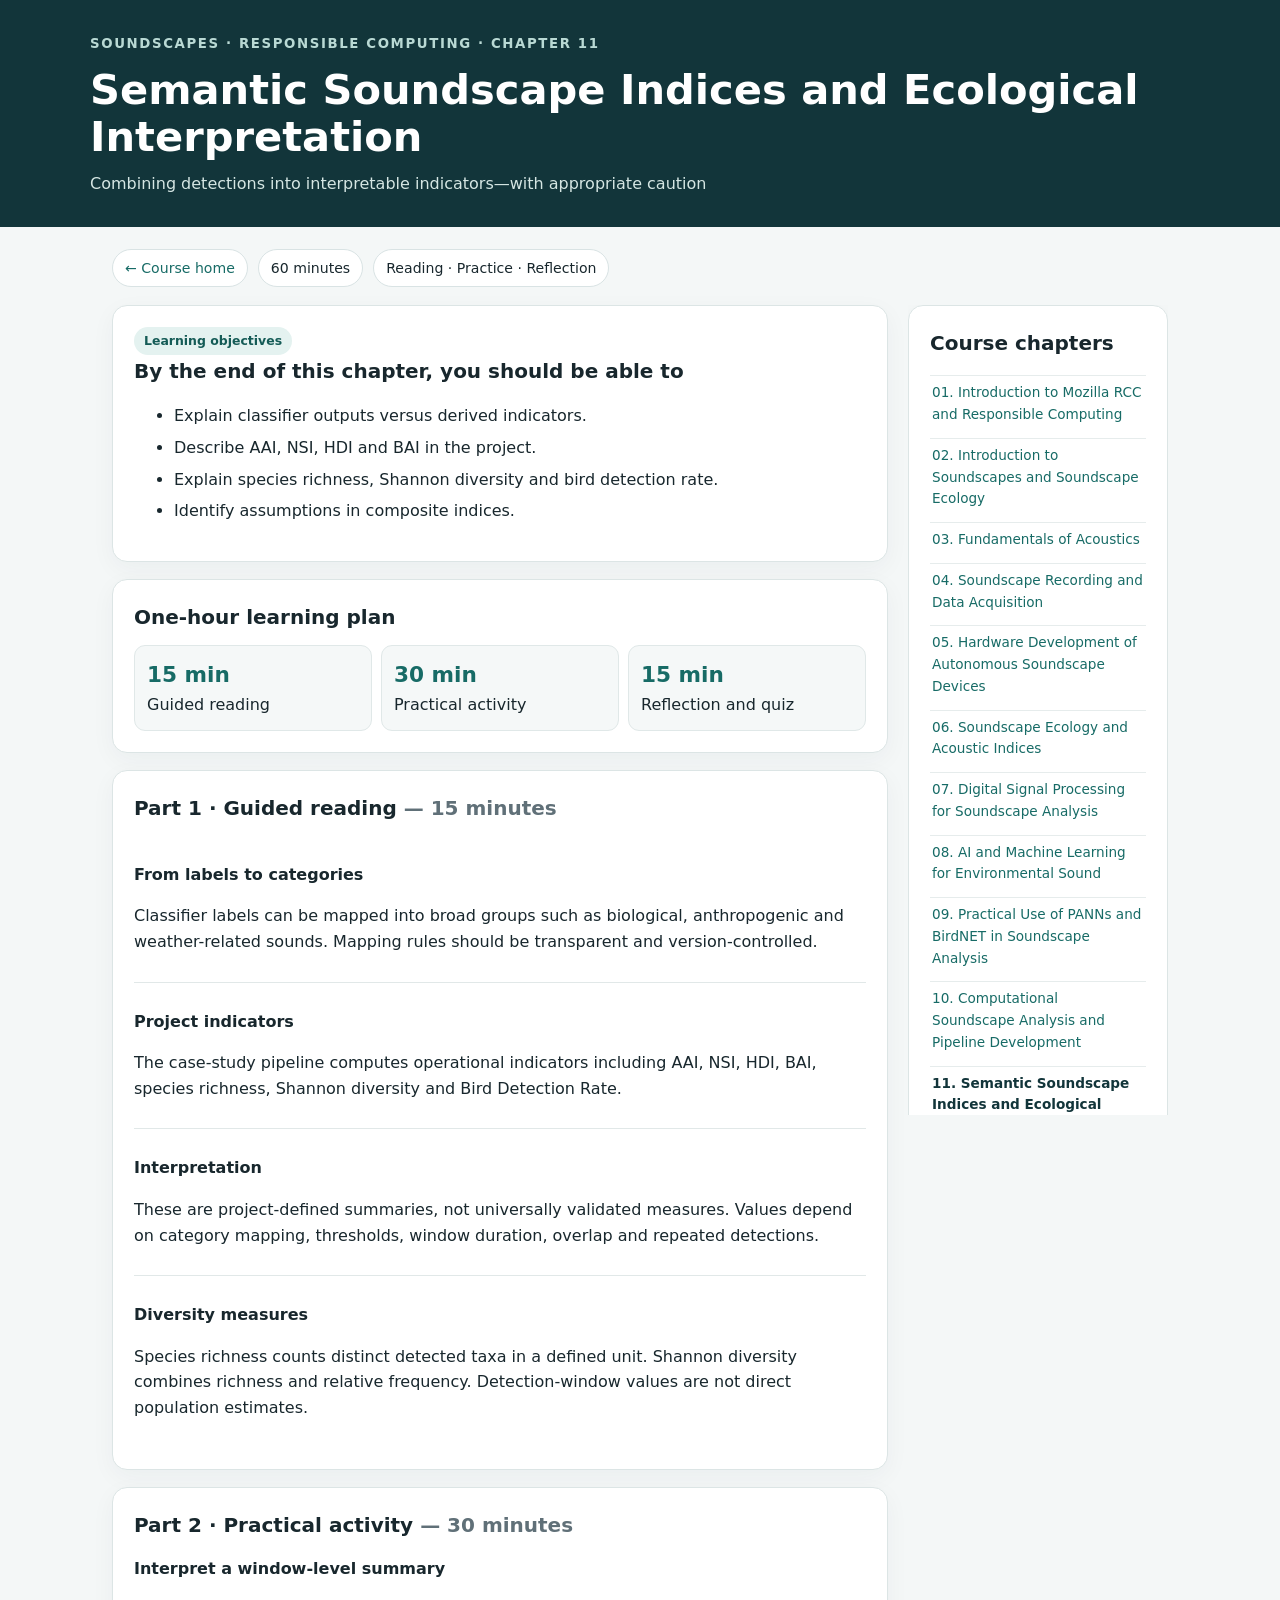
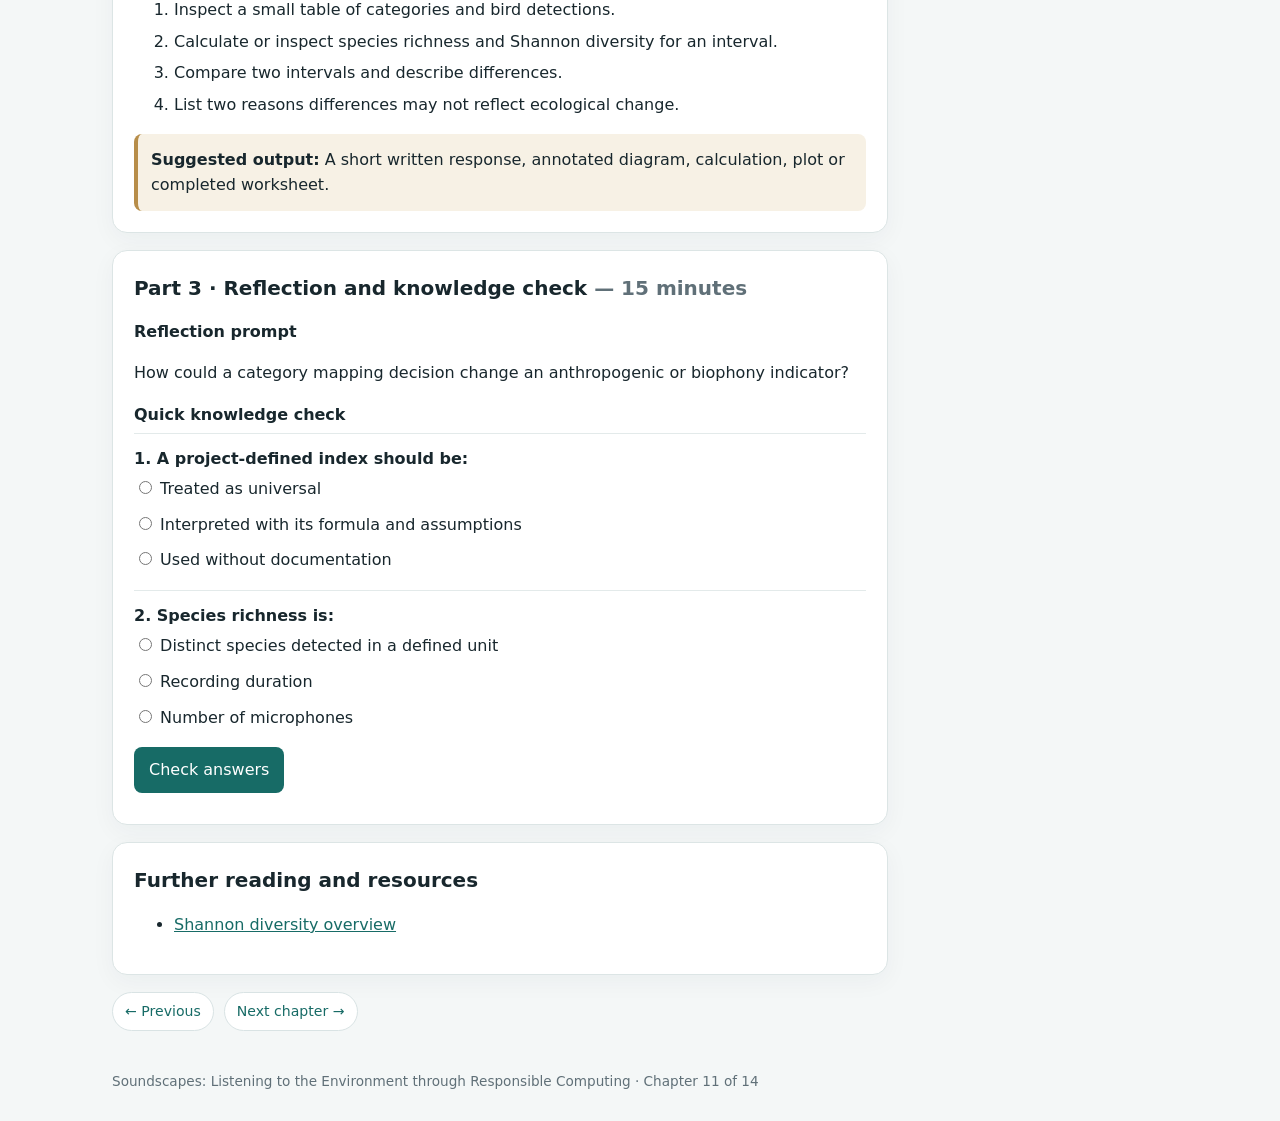
<file: modules/module-11.html>
<!doctype html><html lang="en"><head><meta charset="utf-8"><meta name="viewport" content="width=device-width,initial-scale=1"><title>Chapter 11: Semantic Soundscape Indices and Ecological Interpretation</title><link rel="stylesheet" href="../assets/style.css"></head><body>
<header><small>Soundscapes · Responsible Computing · Chapter 11</small><h1>Semantic Soundscape Indices and Ecological Interpretation</h1><p>Combining detections into interpretable indicators—with appropriate caution</p></header><div class="wrap"><nav class="nav"><a href="../index.html">← Course home</a><span class="pill">60 minutes</span><span class="pill">Reading · Practice · Reflection</span></nav>
<div class="grid"><main>
<section class="card"><span class="tag">Learning objectives</span><h2>By the end of this chapter, you should be able to</h2><ul><li>Explain classifier outputs versus derived indicators.</li><li>Describe AAI, NSI, HDI and BAI in the project.</li><li>Explain species richness, Shannon diversity and bird detection rate.</li><li>Identify assumptions in composite indices.</li></ul></section>
<section class="card"><h2>One-hour learning plan</h2><div class="time"><div><strong>15 min</strong>Guided reading</div><div><strong>30 min</strong>Practical activity</div><div><strong>15 min</strong>Reflection and quiz</div></div></section>
<section class="card"><h2>Part 1 · Guided reading <span class="muted">— 15 minutes</span></h2><div class="item"><h3>From labels to categories</h3><p>Classifier labels can be mapped into broad groups such as biological, anthropogenic and weather-related sounds. Mapping rules should be transparent and version-controlled.</p></div><div class="item"><h3>Project indicators</h3><p>The case-study pipeline computes operational indicators including AAI, NSI, HDI, BAI, species richness, Shannon diversity and Bird Detection Rate.</p></div><div class="item"><h3>Interpretation</h3><p>These are project-defined summaries, not universally validated measures. Values depend on category mapping, thresholds, window duration, overlap and repeated detections.</p></div><div class="item"><h3>Diversity measures</h3><p>Species richness counts distinct detected taxa in a defined unit. Shannon diversity combines richness and relative frequency. Detection-window values are not direct population estimates.</p></div></section>
<section class="card"><h2>Part 2 · Practical activity <span class="muted">— 30 minutes</span></h2><h3>Interpret a window-level summary</h3><ol><li>Inspect a small table of categories and bird detections.</li><li>Calculate or inspect species richness and Shannon diversity for an interval.</li><li>Compare two intervals and describe differences.</li><li>List two reasons differences may not reflect ecological change.</li></ol><div class="call"><b>Suggested output:</b> A short written response, annotated diagram, calculation, plot or completed worksheet.</div></section>
<section class="card"><h2>Part 3 · Reflection and knowledge check <span class="muted">— 15 minutes</span></h2><h3>Reflection prompt</h3><p>How could a category mapping decision change an anthropogenic or biophony indicator?</p><h3>Quick knowledge check</h3><form id="quiz"><div class="quizitem"><strong>1. A project-defined index should be:</strong><label class="option"><input required type="radio" name="q0" value="0"> Treated as universal</label><label class="option"><input required type="radio" name="q0" value="1"> Interpreted with its formula and assumptions</label><label class="option"><input required type="radio" name="q0" value="2"> Used without documentation</label></div><div class="quizitem"><strong>2. Species richness is:</strong><label class="option"><input required type="radio" name="q1" value="0"> Distinct species detected in a defined unit</label><label class="option"><input required type="radio" name="q1" value="1"> Recording duration</label><label class="option"><input required type="radio" name="q1" value="2"> Number of microphones</label></div><button type="button" onclick="grade()">Check answers</button><div id="result" class="result" aria-live="polite"></div></form></section>
<section class="card"><h2>Further reading and resources</h2><ul><li><a href="https://en.wikipedia.org/wiki/Diversity_index" target="_blank" rel="noopener">Shannon diversity overview</a></li></ul></section>
<nav class="nav"><a href="module-10.html">← Previous</a><a href="module-12.html">Next chapter →</a></nav>
</main><aside class="side"><section class="card"><h2>Course chapters</h2><ul><li><a class="" href="module-01.html">01. Introduction to Mozilla RCC and Responsible Computing</a></li><li><a class="" href="module-02.html">02. Introduction to Soundscapes and Soundscape Ecology</a></li><li><a class="" href="module-03.html">03. Fundamentals of Acoustics</a></li><li><a class="" href="module-04.html">04. Soundscape Recording and Data Acquisition</a></li><li><a class="" href="module-05.html">05. Hardware Development of Autonomous Soundscape Devices</a></li><li><a class="" href="module-06.html">06. Soundscape Ecology and Acoustic Indices</a></li><li><a class="" href="module-07.html">07. Digital Signal Processing for Soundscape Analysis</a></li><li><a class="" href="module-08.html">08. AI and Machine Learning for Environmental Sound</a></li><li><a class="" href="module-09.html">09. Practical Use of PANNs and BirdNET in Soundscape Analysis</a></li><li><a class="" href="module-10.html">10. Computational Soundscape Analysis and Pipeline Development</a></li><li><a class="current" href="module-11.html">11. Semantic Soundscape Indices and Ecological Interpretation</a></li><li><a class="" href="module-12.html">12. Soundscape Visualisation and Geospatial Analysis</a></li><li><a class="" href="module-13.html">13. Responsible Computing in Environmental AI</a></li><li><a class="" href="module-14.html">14. Applications, Research and Future Directions</a></li></ul></section></aside></div></div><footer>Soundscapes: Listening to the Environment through Responsible Computing · Chapter 11 of 14</footer>
<script>const answers=[1, 0];function grade(){const f=document.getElementById('quiz');let s=0;for(let i=0;i<answers.length;i++){const v=f.querySelector('input[name="q'+i+'"]:checked');if(v&&Number(v.value)===answers[i])s++;}document.getElementById('result').textContent='You scored '+s+' out of '+answers.length+'. '+(s===answers.length?'Excellent work!':'Review the chapter and try again.');}</script></body></html>
</file>
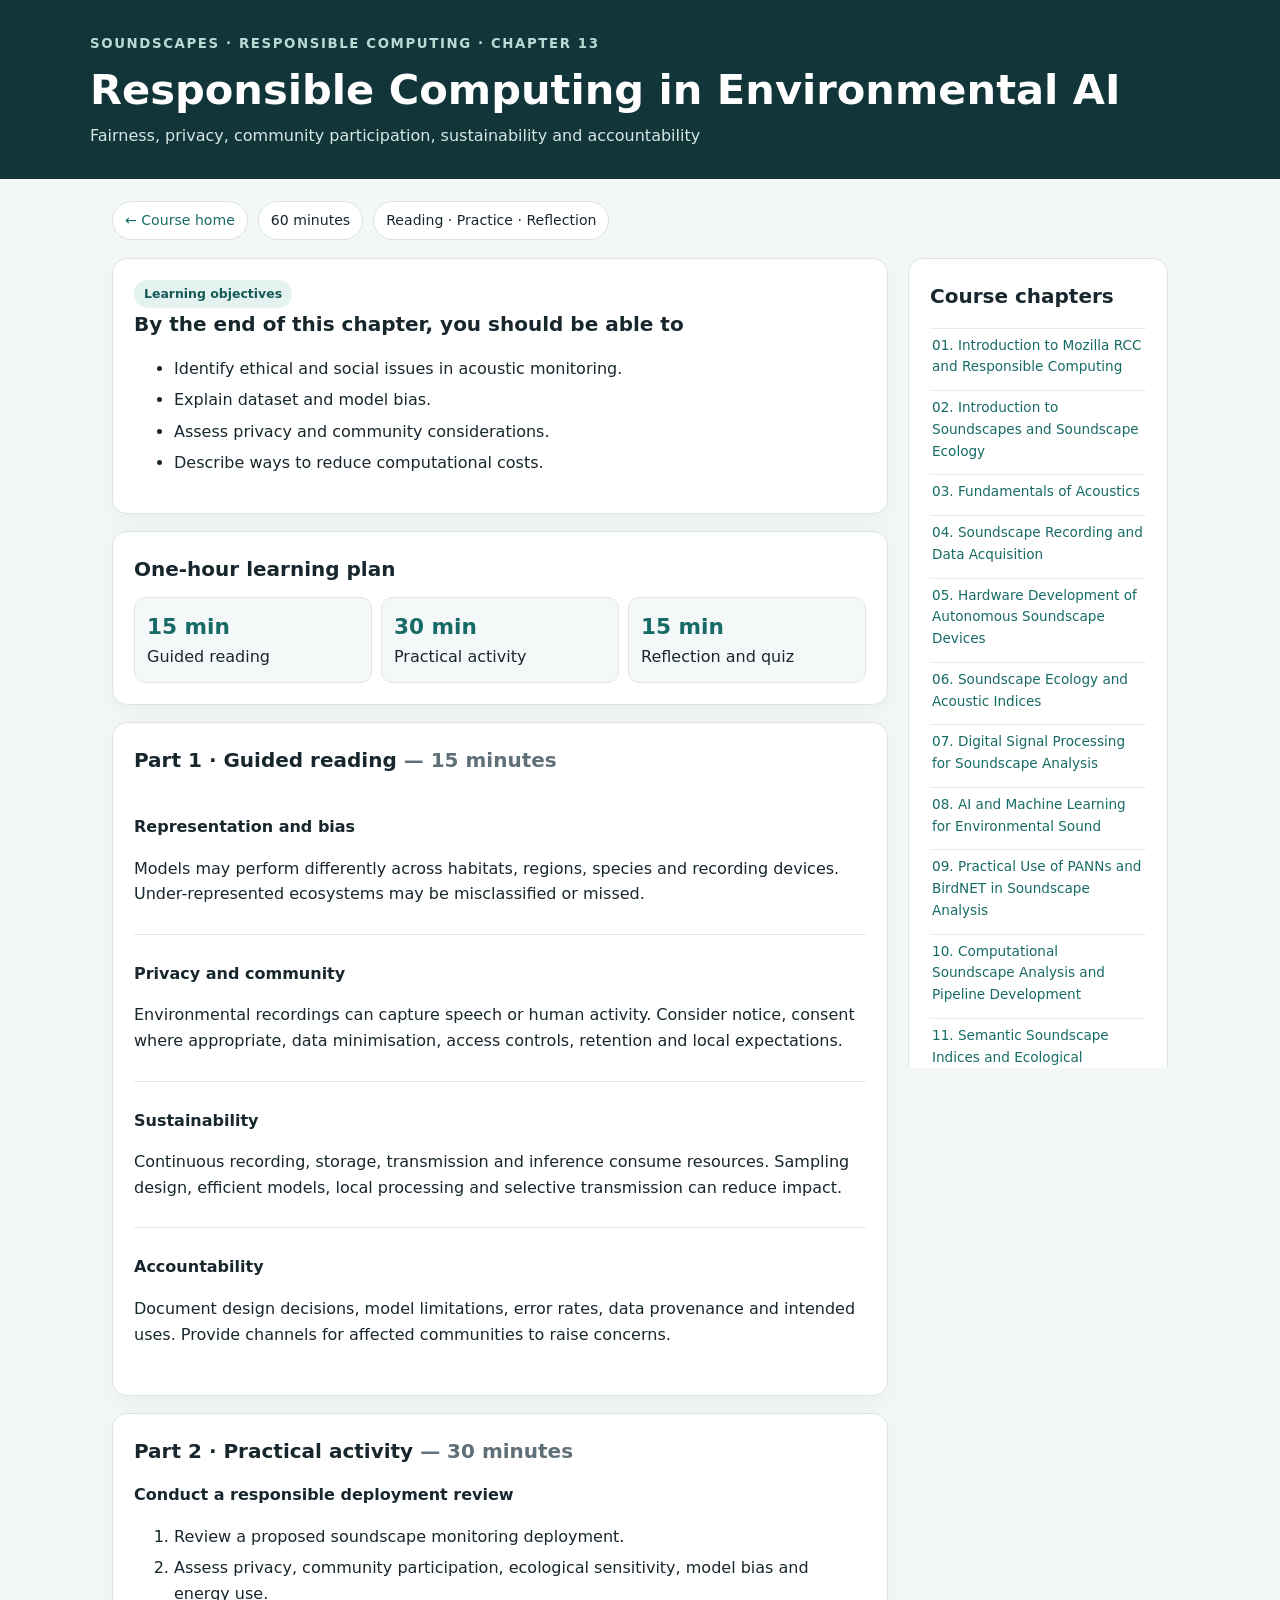
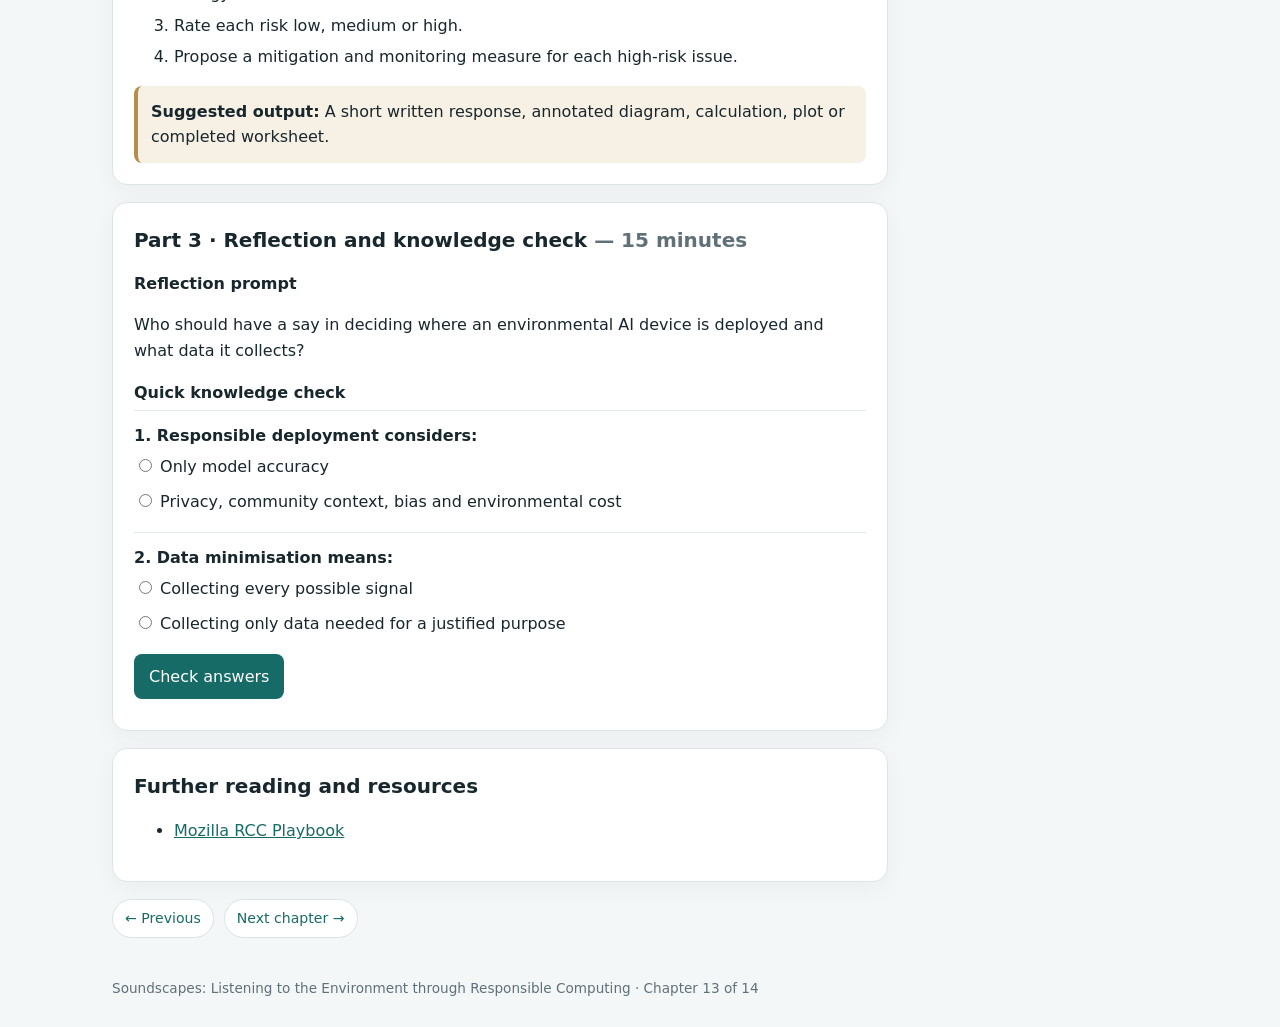
<file: modules/module-13.html>
<!doctype html><html lang="en"><head><meta charset="utf-8"><meta name="viewport" content="width=device-width,initial-scale=1"><title>Chapter 13: Responsible Computing in Environmental AI</title><link rel="stylesheet" href="../assets/style.css"></head><body>
<header><small>Soundscapes · Responsible Computing · Chapter 13</small><h1>Responsible Computing in Environmental AI</h1><p>Fairness, privacy, community participation, sustainability and accountability</p></header><div class="wrap"><nav class="nav"><a href="../index.html">← Course home</a><span class="pill">60 minutes</span><span class="pill">Reading · Practice · Reflection</span></nav>
<div class="grid"><main>
<section class="card"><span class="tag">Learning objectives</span><h2>By the end of this chapter, you should be able to</h2><ul><li>Identify ethical and social issues in acoustic monitoring.</li><li>Explain dataset and model bias.</li><li>Assess privacy and community considerations.</li><li>Describe ways to reduce computational costs.</li></ul></section>
<section class="card"><h2>One-hour learning plan</h2><div class="time"><div><strong>15 min</strong>Guided reading</div><div><strong>30 min</strong>Practical activity</div><div><strong>15 min</strong>Reflection and quiz</div></div></section>
<section class="card"><h2>Part 1 · Guided reading <span class="muted">— 15 minutes</span></h2><div class="item"><h3>Representation and bias</h3><p>Models may perform differently across habitats, regions, species and recording devices. Under-represented ecosystems may be misclassified or missed.</p></div><div class="item"><h3>Privacy and community</h3><p>Environmental recordings can capture speech or human activity. Consider notice, consent where appropriate, data minimisation, access controls, retention and local expectations.</p></div><div class="item"><h3>Sustainability</h3><p>Continuous recording, storage, transmission and inference consume resources. Sampling design, efficient models, local processing and selective transmission can reduce impact.</p></div><div class="item"><h3>Accountability</h3><p>Document design decisions, model limitations, error rates, data provenance and intended uses. Provide channels for affected communities to raise concerns.</p></div></section>
<section class="card"><h2>Part 2 · Practical activity <span class="muted">— 30 minutes</span></h2><h3>Conduct a responsible deployment review</h3><ol><li>Review a proposed soundscape monitoring deployment.</li><li>Assess privacy, community participation, ecological sensitivity, model bias and energy use.</li><li>Rate each risk low, medium or high.</li><li>Propose a mitigation and monitoring measure for each high-risk issue.</li></ol><div class="call"><b>Suggested output:</b> A short written response, annotated diagram, calculation, plot or completed worksheet.</div></section>
<section class="card"><h2>Part 3 · Reflection and knowledge check <span class="muted">— 15 minutes</span></h2><h3>Reflection prompt</h3><p>Who should have a say in deciding where an environmental AI device is deployed and what data it collects?</p><h3>Quick knowledge check</h3><form id="quiz"><div class="quizitem"><strong>1. Responsible deployment considers:</strong><label class="option"><input required type="radio" name="q0" value="0"> Only model accuracy</label><label class="option"><input required type="radio" name="q0" value="1"> Privacy, community context, bias and environmental cost</label></div><div class="quizitem"><strong>2. Data minimisation means:</strong><label class="option"><input required type="radio" name="q1" value="0"> Collecting every possible signal</label><label class="option"><input required type="radio" name="q1" value="1"> Collecting only data needed for a justified purpose</label></div><button type="button" onclick="grade()">Check answers</button><div id="result" class="result" aria-live="polite"></div></form></section>
<section class="card"><h2>Further reading and resources</h2><ul><li><a href="https://www.mozillafoundation.org/en/responsible-computing-challenge-playbook/" target="_blank" rel="noopener">Mozilla RCC Playbook</a></li></ul></section>
<nav class="nav"><a href="module-12.html">← Previous</a><a href="module-14.html">Next chapter →</a></nav>
</main><aside class="side"><section class="card"><h2>Course chapters</h2><ul><li><a class="" href="module-01.html">01. Introduction to Mozilla RCC and Responsible Computing</a></li><li><a class="" href="module-02.html">02. Introduction to Soundscapes and Soundscape Ecology</a></li><li><a class="" href="module-03.html">03. Fundamentals of Acoustics</a></li><li><a class="" href="module-04.html">04. Soundscape Recording and Data Acquisition</a></li><li><a class="" href="module-05.html">05. Hardware Development of Autonomous Soundscape Devices</a></li><li><a class="" href="module-06.html">06. Soundscape Ecology and Acoustic Indices</a></li><li><a class="" href="module-07.html">07. Digital Signal Processing for Soundscape Analysis</a></li><li><a class="" href="module-08.html">08. AI and Machine Learning for Environmental Sound</a></li><li><a class="" href="module-09.html">09. Practical Use of PANNs and BirdNET in Soundscape Analysis</a></li><li><a class="" href="module-10.html">10. Computational Soundscape Analysis and Pipeline Development</a></li><li><a class="" href="module-11.html">11. Semantic Soundscape Indices and Ecological Interpretation</a></li><li><a class="" href="module-12.html">12. Soundscape Visualisation and Geospatial Analysis</a></li><li><a class="current" href="module-13.html">13. Responsible Computing in Environmental AI</a></li><li><a class="" href="module-14.html">14. Applications, Research and Future Directions</a></li></ul></section></aside></div></div><footer>Soundscapes: Listening to the Environment through Responsible Computing · Chapter 13 of 14</footer>
<script>const answers=[1, 1];function grade(){const f=document.getElementById('quiz');let s=0;for(let i=0;i<answers.length;i++){const v=f.querySelector('input[name="q'+i+'"]:checked');if(v&&Number(v.value)===answers[i])s++;}document.getElementById('result').textContent='You scored '+s+' out of '+answers.length+'. '+(s===answers.length?'Excellent work!':'Review the chapter and try again.');}</script></body></html>
</file>
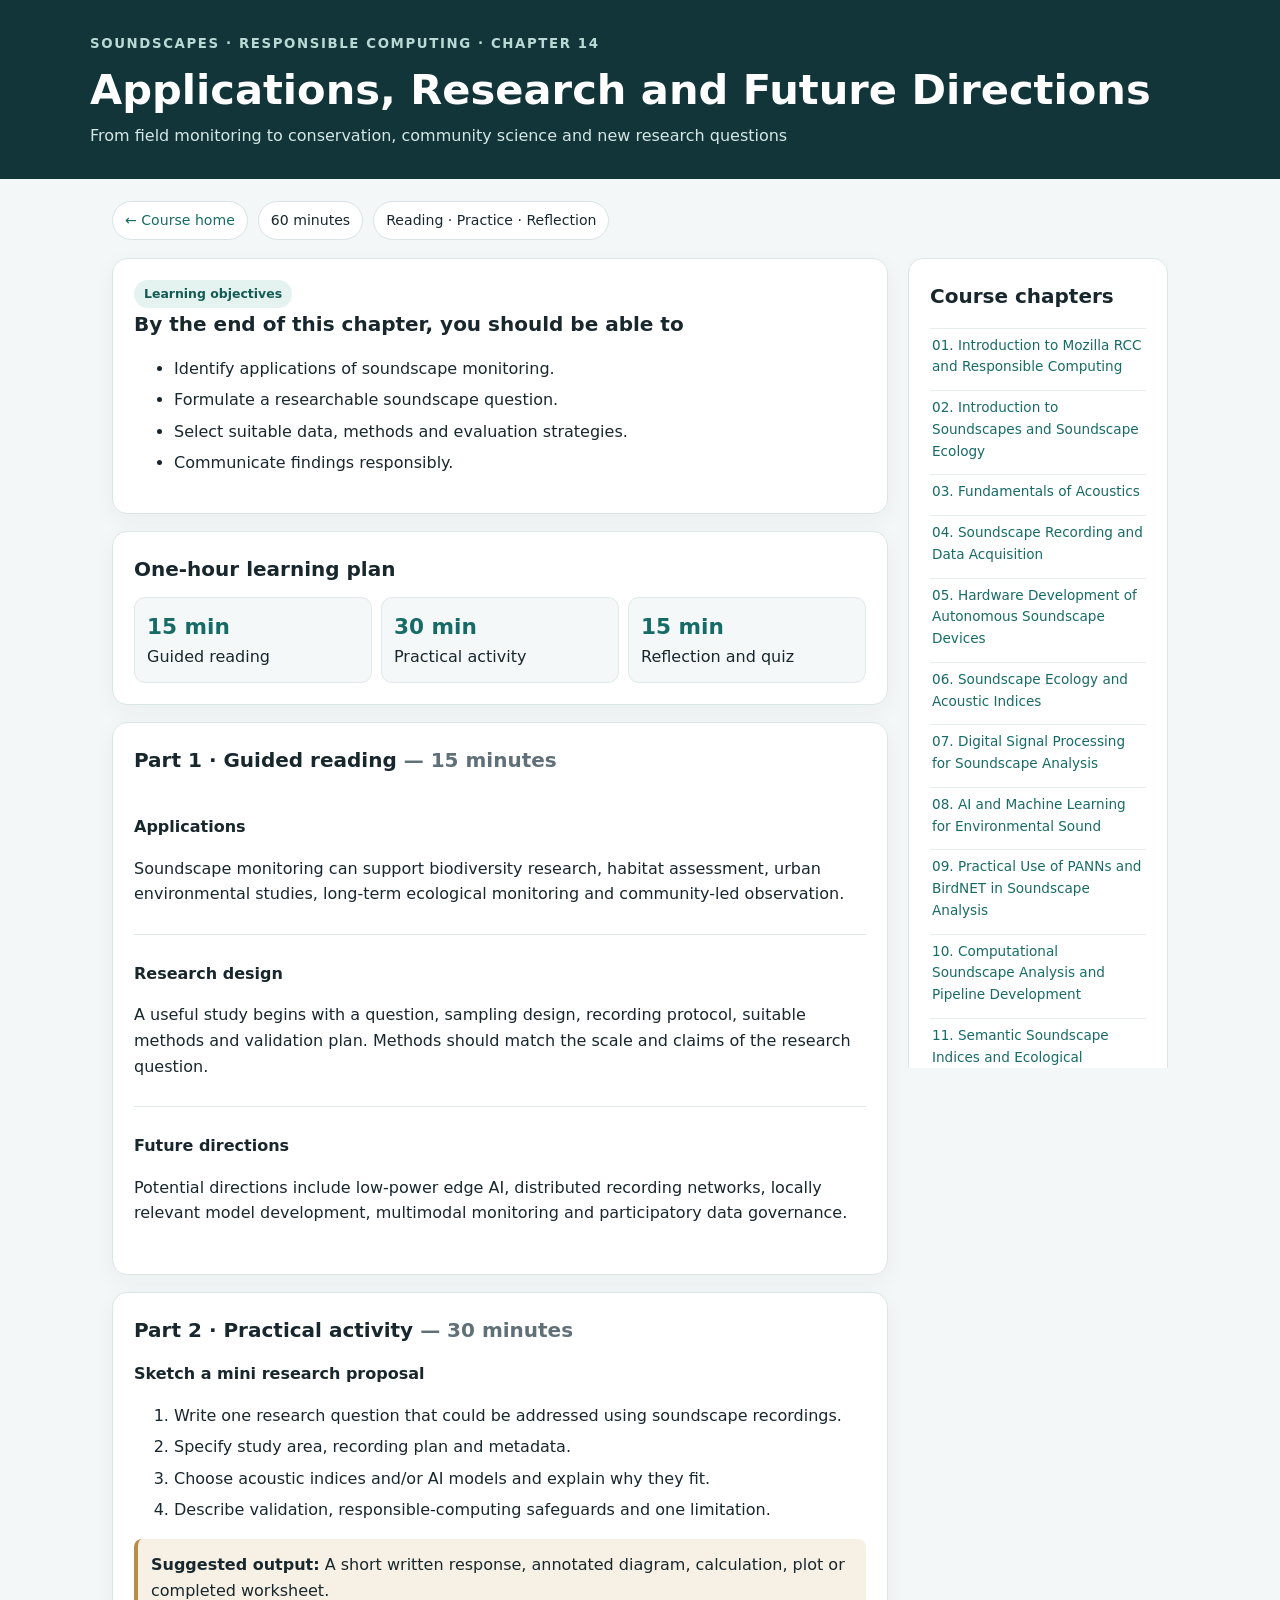
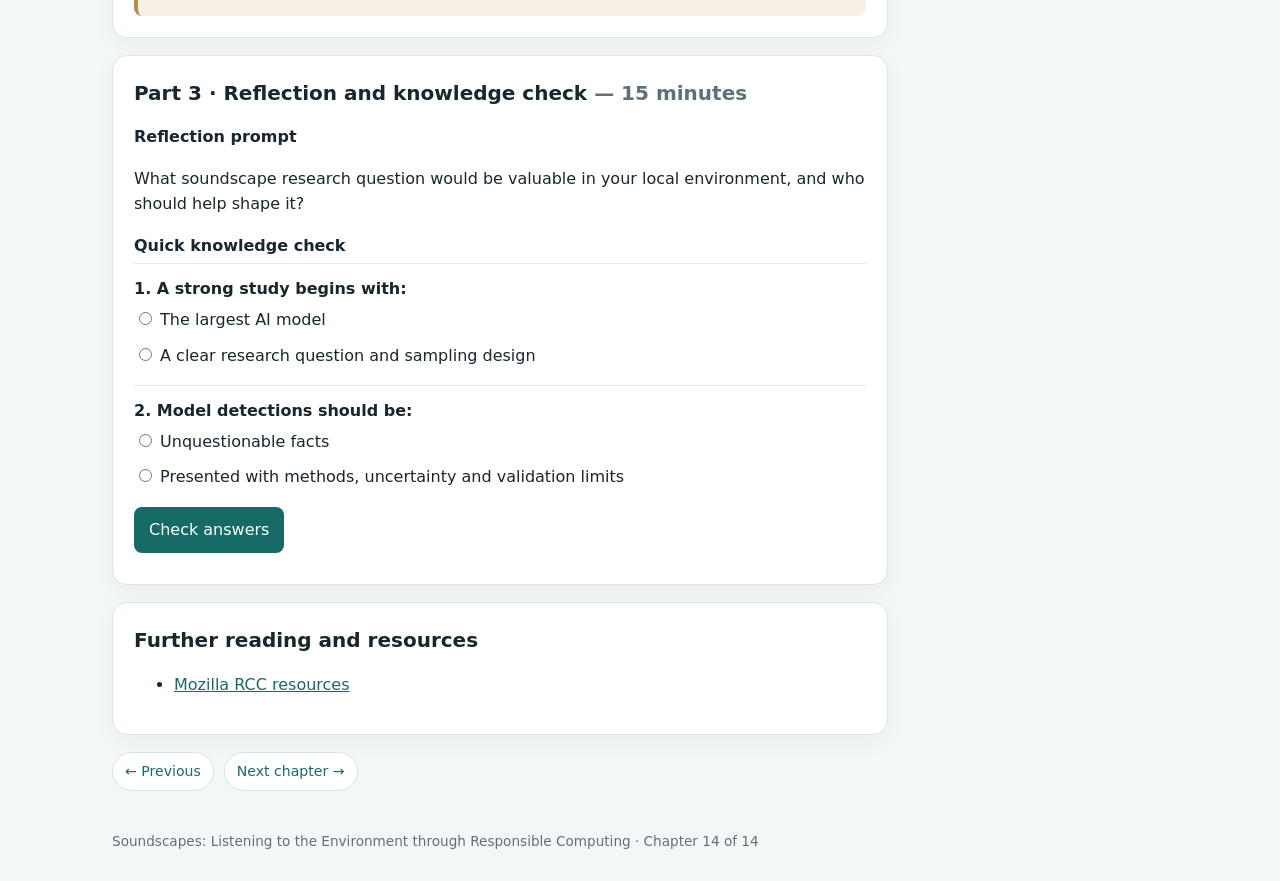
<file: modules/module-14.html>
<!doctype html><html lang="en"><head><meta charset="utf-8"><meta name="viewport" content="width=device-width,initial-scale=1"><title>Chapter 14: Applications, Research and Future Directions</title><link rel="stylesheet" href="../assets/style.css"></head><body>
<header><small>Soundscapes · Responsible Computing · Chapter 14</small><h1>Applications, Research and Future Directions</h1><p>From field monitoring to conservation, community science and new research questions</p></header><div class="wrap"><nav class="nav"><a href="../index.html">← Course home</a><span class="pill">60 minutes</span><span class="pill">Reading · Practice · Reflection</span></nav>
<div class="grid"><main>
<section class="card"><span class="tag">Learning objectives</span><h2>By the end of this chapter, you should be able to</h2><ul><li>Identify applications of soundscape monitoring.</li><li>Formulate a researchable soundscape question.</li><li>Select suitable data, methods and evaluation strategies.</li><li>Communicate findings responsibly.</li></ul></section>
<section class="card"><h2>One-hour learning plan</h2><div class="time"><div><strong>15 min</strong>Guided reading</div><div><strong>30 min</strong>Practical activity</div><div><strong>15 min</strong>Reflection and quiz</div></div></section>
<section class="card"><h2>Part 1 · Guided reading <span class="muted">— 15 minutes</span></h2><div class="item"><h3>Applications</h3><p>Soundscape monitoring can support biodiversity research, habitat assessment, urban environmental studies, long-term ecological monitoring and community-led observation.</p></div><div class="item"><h3>Research design</h3><p>A useful study begins with a question, sampling design, recording protocol, suitable methods and validation plan. Methods should match the scale and claims of the research question.</p></div><div class="item"><h3>Future directions</h3><p>Potential directions include low-power edge AI, distributed recording networks, locally relevant model development, multimodal monitoring and participatory data governance.</p></div></section>
<section class="card"><h2>Part 2 · Practical activity <span class="muted">— 30 minutes</span></h2><h3>Sketch a mini research proposal</h3><ol><li>Write one research question that could be addressed using soundscape recordings.</li><li>Specify study area, recording plan and metadata.</li><li>Choose acoustic indices and/or AI models and explain why they fit.</li><li>Describe validation, responsible-computing safeguards and one limitation.</li></ol><div class="call"><b>Suggested output:</b> A short written response, annotated diagram, calculation, plot or completed worksheet.</div></section>
<section class="card"><h2>Part 3 · Reflection and knowledge check <span class="muted">— 15 minutes</span></h2><h3>Reflection prompt</h3><p>What soundscape research question would be valuable in your local environment, and who should help shape it?</p><h3>Quick knowledge check</h3><form id="quiz"><div class="quizitem"><strong>1. A strong study begins with:</strong><label class="option"><input required type="radio" name="q0" value="0"> The largest AI model</label><label class="option"><input required type="radio" name="q0" value="1"> A clear research question and sampling design</label></div><div class="quizitem"><strong>2. Model detections should be:</strong><label class="option"><input required type="radio" name="q1" value="0"> Unquestionable facts</label><label class="option"><input required type="radio" name="q1" value="1"> Presented with methods, uncertainty and validation limits</label></div><button type="button" onclick="grade()">Check answers</button><div id="result" class="result" aria-live="polite"></div></form></section>
<section class="card"><h2>Further reading and resources</h2><ul><li><a href="https://www.mozillafoundation.org/en/responsible-computing-challenge/resources/" target="_blank" rel="noopener">Mozilla RCC resources</a></li></ul></section>
<nav class="nav"><a href="module-13.html">← Previous</a><a href="../index.html">Next chapter →</a></nav>
</main><aside class="side"><section class="card"><h2>Course chapters</h2><ul><li><a class="" href="module-01.html">01. Introduction to Mozilla RCC and Responsible Computing</a></li><li><a class="" href="module-02.html">02. Introduction to Soundscapes and Soundscape Ecology</a></li><li><a class="" href="module-03.html">03. Fundamentals of Acoustics</a></li><li><a class="" href="module-04.html">04. Soundscape Recording and Data Acquisition</a></li><li><a class="" href="module-05.html">05. Hardware Development of Autonomous Soundscape Devices</a></li><li><a class="" href="module-06.html">06. Soundscape Ecology and Acoustic Indices</a></li><li><a class="" href="module-07.html">07. Digital Signal Processing for Soundscape Analysis</a></li><li><a class="" href="module-08.html">08. AI and Machine Learning for Environmental Sound</a></li><li><a class="" href="module-09.html">09. Practical Use of PANNs and BirdNET in Soundscape Analysis</a></li><li><a class="" href="module-10.html">10. Computational Soundscape Analysis and Pipeline Development</a></li><li><a class="" href="module-11.html">11. Semantic Soundscape Indices and Ecological Interpretation</a></li><li><a class="" href="module-12.html">12. Soundscape Visualisation and Geospatial Analysis</a></li><li><a class="" href="module-13.html">13. Responsible Computing in Environmental AI</a></li><li><a class="current" href="module-14.html">14. Applications, Research and Future Directions</a></li></ul></section></aside></div></div><footer>Soundscapes: Listening to the Environment through Responsible Computing · Chapter 14 of 14</footer>
<script>const answers=[1, 1];function grade(){const f=document.getElementById('quiz');let s=0;for(let i=0;i<answers.length;i++){const v=f.querySelector('input[name="q'+i+'"]:checked');if(v&&Number(v.value)===answers[i])s++;}document.getElementById('result').textContent='You scored '+s+' out of '+answers.length+'. '+(s===answers.length?'Excellent work!':'Review the chapter and try again.');}</script></body></html>
</file>
<file: assets/style.css>
*{box-sizing:border-box}body{margin:0;background:#f4f7f7;color:#18272d;font:16px/1.6 system-ui,-apple-system,Segoe UI,sans-serif}a{color:#176b66}header{background:#12353a;color:#fff;padding:30px max(20px,calc((100% - 1100px)/2))}header small{color:#b9d9d4;text-transform:uppercase;letter-spacing:.12em;font-weight:700}header h1{font-size:clamp(1.7rem,4vw,2.6rem);line-height:1.15;margin:10px 0}header p{color:#d5e6e3;max-width:800px;margin:0}.wrap{max-width:1100px;margin:auto;padding:22px}.nav{display:flex;gap:10px;flex-wrap:wrap;margin-bottom:18px}.nav a,.pill{background:#fff;border:1px solid #d9e3e4;border-radius:99px;padding:7px 12px;text-decoration:none;font-size:.88rem}.grid{display:grid;grid-template-columns:minmax(0,1fr) 260px;gap:20px}.card{background:white;border:1px solid #dce5e5;border-radius:15px;padding:21px;margin-bottom:17px;box-shadow:0 7px 24px #16363b0b}h2{font-size:1.25rem;margin:0 0 12px}h3{font-size:1rem;margin:15px 0 5px}.muted{color:#607078}.tag{display:inline-block;background:#e4f2f0;color:#145b56;border-radius:99px;padding:4px 10px;font-size:.78rem;font-weight:700}li{margin:6px 0}.time{display:grid;grid-template-columns:repeat(3,1fr);gap:9px}.time div{background:#f5f8f8;border:1px solid #e0e8e8;border-radius:11px;padding:12px}.time strong{display:block;color:#176b66;font-size:1.35rem}.item{border-top:1px solid #e1e8e8;padding:11px 0}.item:first-of-type{border:0}.call{background:#f7f1e5;border-left:4px solid #b78d49;padding:13px;border-radius:8px}.side{position:sticky;top:12px;max-height:90vh;overflow:auto}.side ul{list-style:none;padding:0}.side li{border-top:1px solid #e6ecec}.side a{display:block;text-decoration:none;padding:6px 2px;font-size:.85rem}.side a.current{font-weight:800;color:#12353a}button{background:#176b66;color:white;border:0;border-radius:8px;padding:10px 15px;font:inherit;cursor:pointer}.option{display:block;padding:5px 0}.quizitem{border-top:1px solid #e3eaea;padding:12px 0}.result{font-weight:700;margin-top:10px}.modulegrid{display:grid;grid-template-columns:1fr 1fr;gap:12px}.modulecard{display:flex;gap:12px;align-items:center;background:white;border:1px solid #dce5e5;border-radius:13px;padding:14px;text-decoration:none;color:#18272d}.modulecard b{background:#12353a;color:white;border-radius:9px;padding:8px}.modulecard small{display:block;color:#607078}.duration{margin-left:auto;color:#176b66;white-space:nowrap;font-size:.8rem}footer{max-width:1100px;margin:auto;padding:0 22px 28px;color:#607078;font-size:.85rem}@media(max-width:800px){.grid{grid-template-columns:1fr}.side{position:static;max-height:none}.modulegrid{grid-template-columns:1fr}}@media(max-width:520px){.wrap{padding:14px}.card{padding:16px}.time{grid-template-columns:1fr}}
.figure-grid{display:grid;grid-template-columns:repeat(2,minmax(0,1fr));gap:14px;margin:14px 0}
.figure{margin:0;border:1px solid #dce5e5;border-radius:12px;overflow:hidden;background:#fff}
.figure img{display:block;width:100%;height:auto;max-height:360px;object-fit:contain;background:#f7f9f9}
.figure figcaption{padding:10px 12px;font-size:.88rem;color:#52636a}
.source-note{font-size:.88rem;color:#52636a}
@media(max-width:650px){.figure-grid{grid-template-columns:1fr}}
</file>
